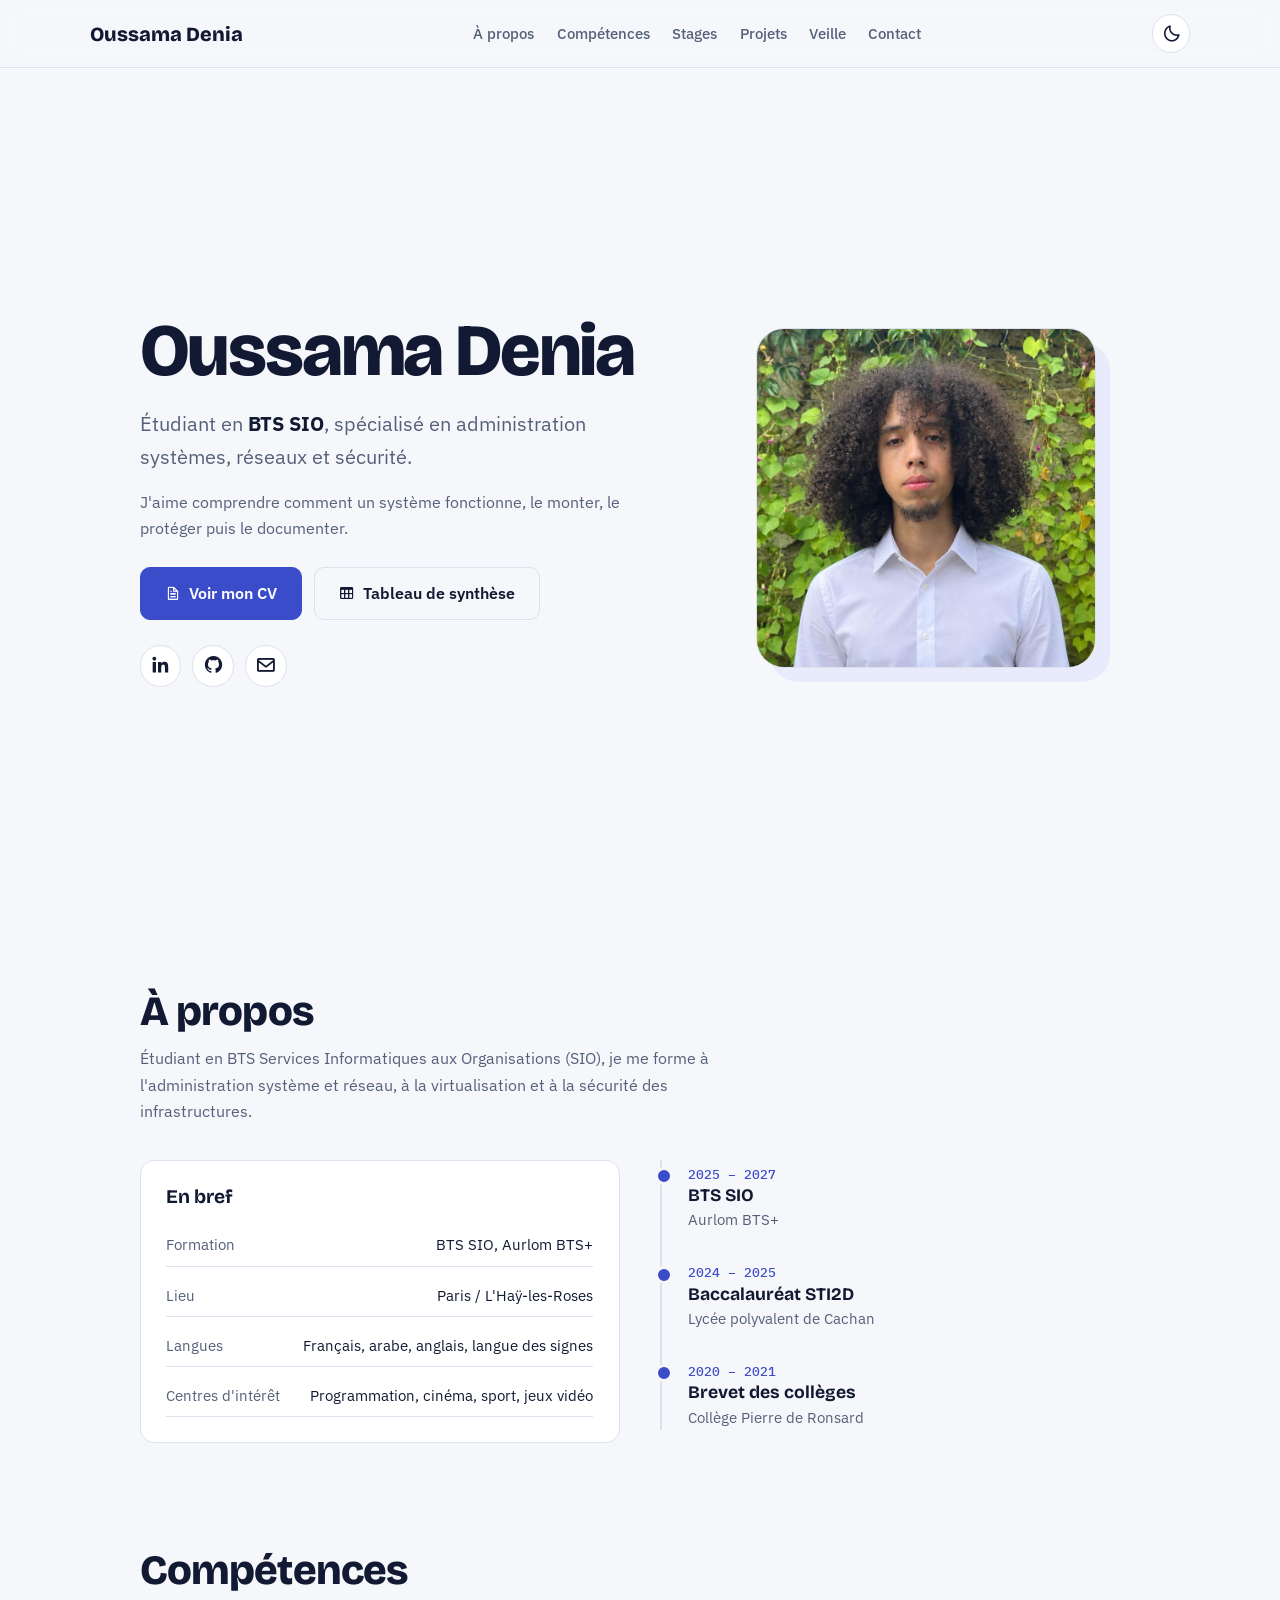
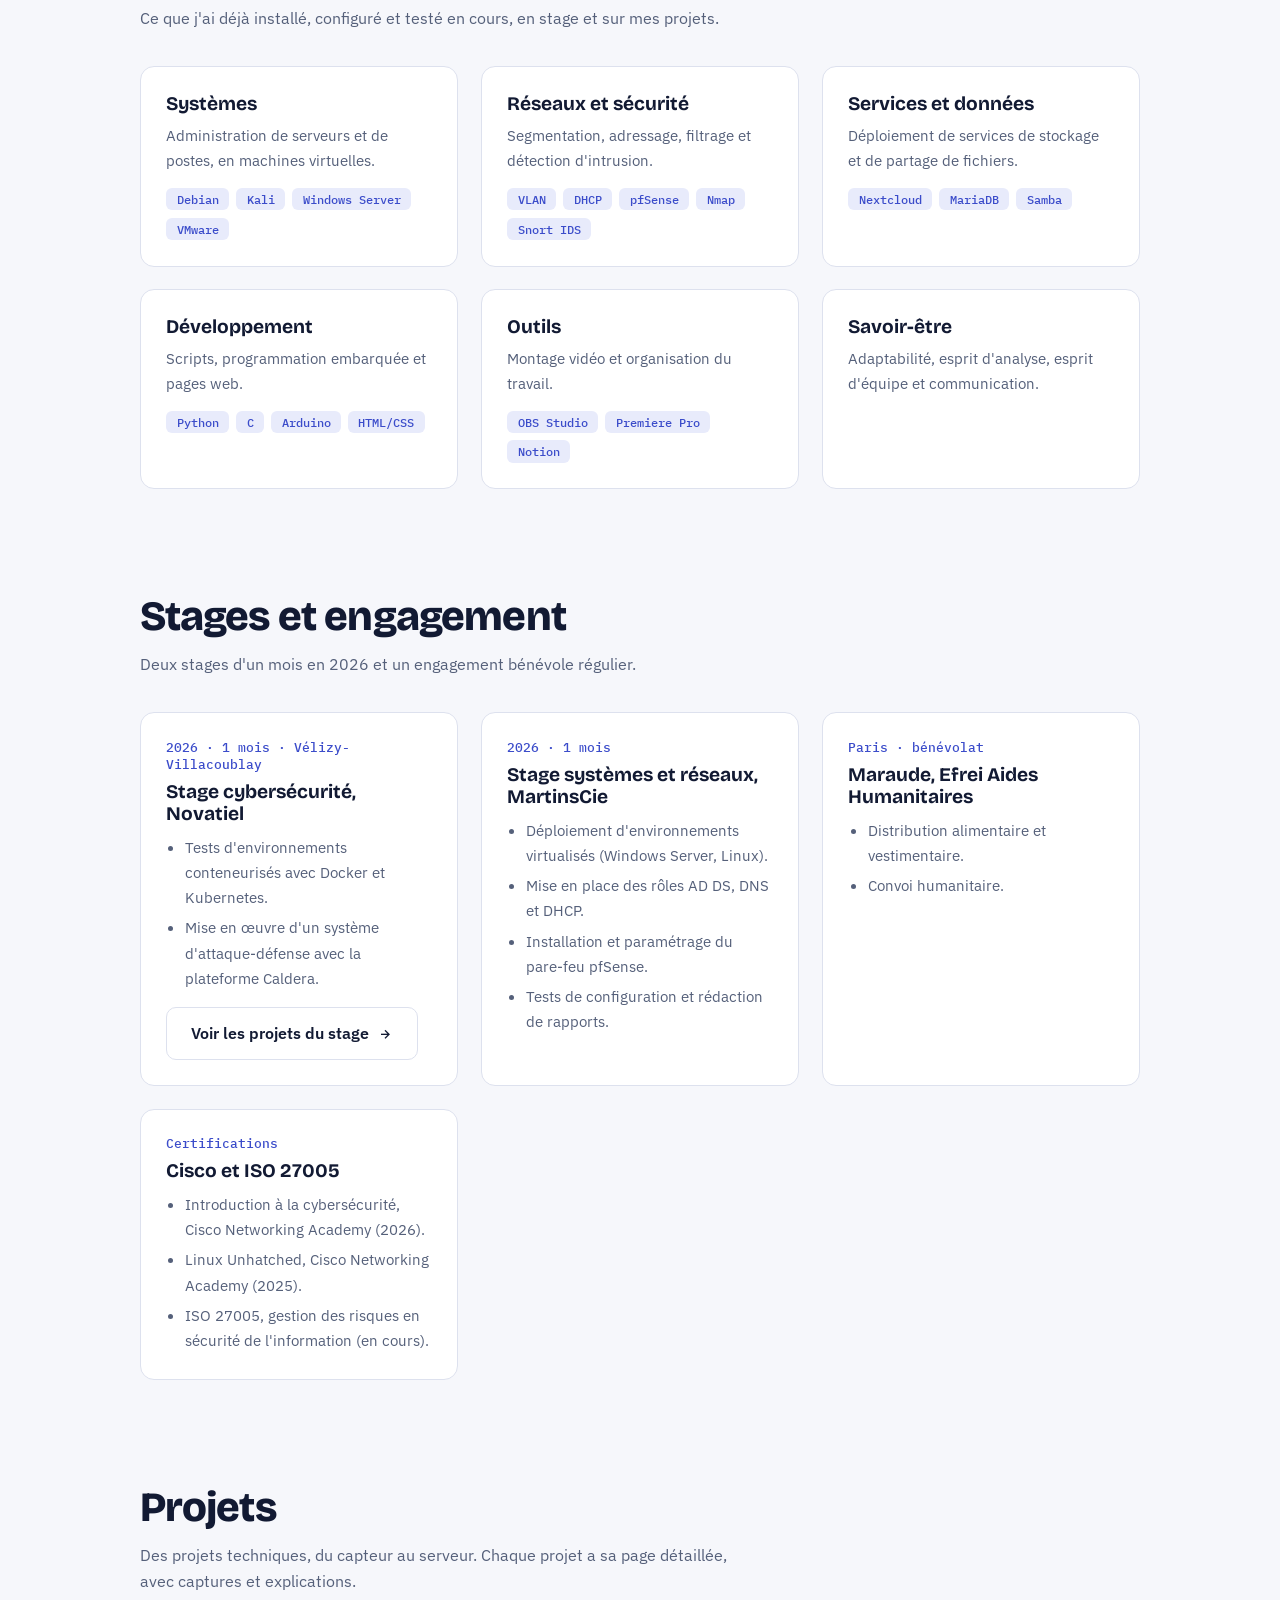
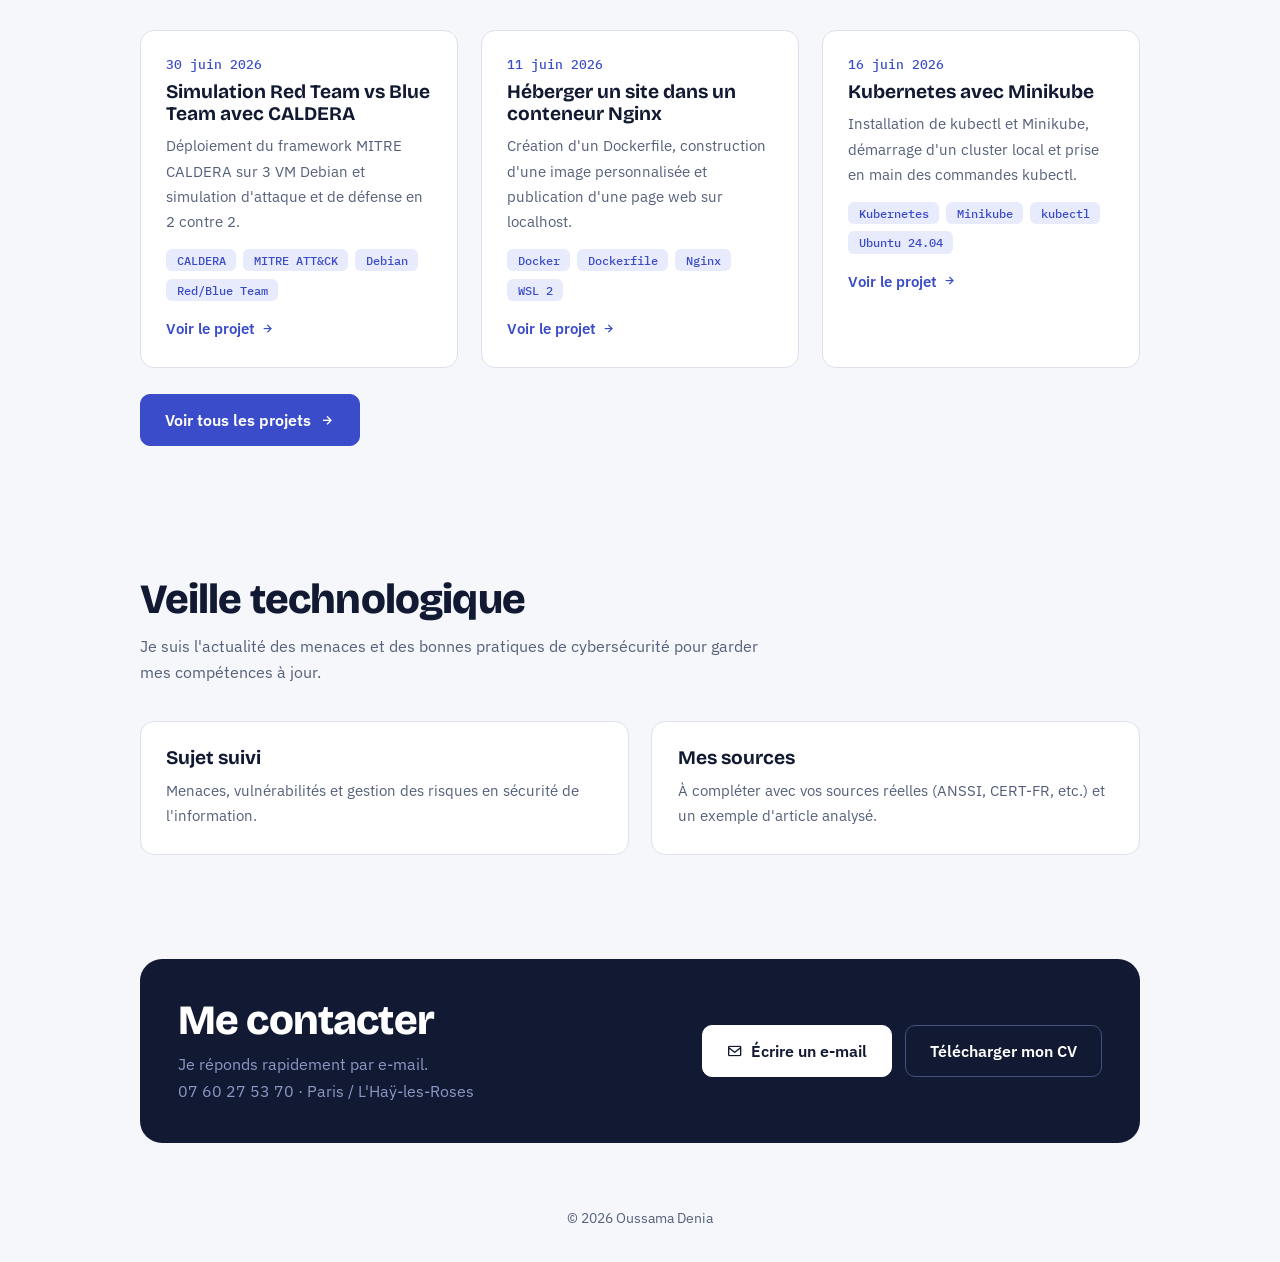
<file: index.html>
<!DOCTYPE html>
<html lang="fr">
<head>
    <meta charset="UTF-8">
    <meta name="viewport" content="width=device-width, initial-scale=1.0">
    <meta name="description" content="Portfolio d'Oussama Denia, étudiant en BTS SIO (Services Informatiques aux Organisations), option systèmes et réseaux.">
    <title>Oussama Denia – Portfolio BTS SIO</title>
    <link href="https://unpkg.com/boxicons@2.1.4/css/boxicons.min.css" rel="stylesheet">
    <link rel="stylesheet" href="style.css">
</head>
<body>
<header class="header">
    <a href="#home" class="logo">Oussama Denia</a>
    <nav class="navbar" id="navbar">
        <a href="#about">À propos</a>
        <a href="#skills">Compétences</a>
        <a href="#experience">Stages</a>
        <a href="projets.html">Projets</a>
        <a href="#veille">Veille</a>
        <a href="#contact">Contact</a>
    </nav>
    <div class="tools">
        <button id="theme-toggle" aria-label="Changer de thème"><i class='bx bx-moon'></i></button>
        <button id="menu-icon" aria-label="Ouvrir le menu"><i class='bx bx-menu'></i></button>
    </div>
</header>

<main>
<section class="home" id="home">
    <div>
        <h1>Oussama Denia</h1>
        <p class="role">Étudiant en <strong>BTS SIO</strong>, spécialisé en administration systèmes, réseaux et sécurité.</p>
        <p class="intro">J'aime comprendre comment un système fonctionne, le monter, le protéger puis le documenter.</p>
        <div class="btn-group">
            <a href="assets/docs/CV-Oussama-Denia.pdf" download="CV-Oussama-Denia.pdf" class="btn"><i class='bx bx-file'></i> Voir mon CV</a>
            <a href="assets/docs/Tableau-de-synthese-Oussama-Denia.pdf" download="Tableau-de-synthese-Oussama-Denia.pdf" class="btn ghost"><i class='bx bx-table'></i> Tableau de synthèse</a>
        </div>
        <div class="social-media">
            <a href="https://www.linkedin.com/in/oussama-denia-a944ab379/" target="_blank" rel="noopener" aria-label="LinkedIn"><i class="bx bxl-linkedin"></i></a>
            <a href="https://github.com/Healvoid" target="_blank" rel="noopener" aria-label="GitHub"><i class="bx bxl-github"></i></a>
            <a href="mailto:deniaoussama@gmail.com" aria-label="E-mail"><i class="bx bx-envelope"></i></a>
        </div>
    </div>
    <div class="hero-side">
        <img class="photo" src="assets/img/photo.jpg" alt="Portrait d'Oussama Denia" width="340" height="340">
    </div>
</section>

<section id="about">
    <h2>À propos</h2>
    <p class="lead">Étudiant en BTS Services Informatiques aux Organisations (SIO), je me forme à l'administration système et réseau, à la virtualisation et à la sécurité des infrastructures.</p>
    <div class="about-grid">
        <div>
            <div class="card">
                <h3>En bref</h3>
                <div class="facts">
                    <div><span>Formation</span> BTS SIO, Aurlom BTS+</div>
                    <div><span>Lieu</span> Paris / L'Haÿ-les-Roses</div>
                    <div><span>Langues</span> Français, arabe, anglais, langue des signes</div>
                    <div><span>Centres d'intérêt</span> Programmation, cinéma, sport, jeux vidéo</div>
                </div>
            </div>
        </div>
        <div class="timeline-container">
            <div class="timeline-item">
                <span class="date">2025 – 2027</span>
                <h3>BTS SIO</h3>
                <span class="place">Aurlom BTS+</span>
            </div>
            <div class="timeline-item">
                <span class="date">2024 – 2025</span>
                <h3>Baccalauréat STI2D</h3>
                <span class="place">Lycée polyvalent de Cachan</span>
            </div>
            <div class="timeline-item">
                <span class="date">2020 – 2021</span>
                <h3>Brevet des collèges</h3>
                <span class="place">Collège Pierre de Ronsard</span>
            </div>
        </div>
    </div>
</section>

<section id="skills">
    <h2>Compétences</h2>
    <p class="lead">Ce que j'ai déjà installé, configuré et testé en cours, en stage et sur mes projets.</p>
    <div class="grid">
        <div class="card"><h3>Systèmes</h3><p>Administration de serveurs et de postes, en machines virtuelles.</p>
            <div class="tags"><span>Debian</span><span>Kali</span><span>Windows Server</span><span>VMware</span></div></div>
        <div class="card"><h3>Réseaux et sécurité</h3><p>Segmentation, adressage, filtrage et détection d'intrusion.</p>
            <div class="tags"><span>VLAN</span><span>DHCP</span><span>pfSense</span><span>Nmap</span><span>Snort IDS</span></div></div>
        <div class="card"><h3>Services et données</h3><p>Déploiement de services de stockage et de partage de fichiers.</p>
            <div class="tags"><span>Nextcloud</span><span>MariaDB</span><span>Samba</span></div></div>
        <div class="card"><h3>Développement</h3><p>Scripts, programmation embarquée et pages web.</p>
            <div class="tags"><span>Python</span><span>C</span><span>Arduino</span><span>HTML/CSS</span></div></div>
        <div class="card"><h3>Outils</h3><p>Montage vidéo et organisation du travail.</p>
            <div class="tags"><span>OBS Studio</span><span>Premiere Pro</span><span>Notion</span></div></div>
        <div class="card"><h3>Savoir-être</h3><p>Adaptabilité, esprit d'analyse, esprit d'équipe et communication.</p></div>
    </div>
</section>

<section id="experience">
    <h2>Stages et engagement</h2>
    <p class="lead">Deux stages d'un mois en 2026 et un engagement bénévole régulier.</p>
    <div class="grid">
        <div class="card"><span class="meta">2026 · 1 mois · Vélizy-Villacoublay</span><h3>Stage cybersécurité, Novatiel</h3>
            <ul><li>Tests d'environnements conteneurisés avec Docker et Kubernetes.</li><li>Mise en œuvre d'un système d'attaque-défense avec la plateforme Caldera.</li></ul><a class="btn ghost" style="margin-top:1rem" href="projets.html#novatiel">Voir les projets du stage <i class='bx bx-right-arrow-alt'></i></a></div>
        <div class="card"><span class="meta">2026 · 1 mois</span><h3>Stage systèmes et réseaux, MartinsCie</h3>
            <ul><li>Déploiement d'environnements virtualisés (Windows Server, Linux).</li><li>Mise en place des rôles AD DS, DNS et DHCP.</li><li>Installation et paramétrage du pare-feu pfSense.</li><li>Tests de configuration et rédaction de rapports.</li></ul></div>
        <div class="card"><span class="meta">Paris · bénévolat</span><h3>Maraude, Efrei Aides Humanitaires</h3>
            <ul><li>Distribution alimentaire et vestimentaire.</li><li>Convoi humanitaire.</li></ul></div>
        <div class="card"><span class="meta">Certifications</span><h3>Cisco et ISO 27005</h3>
            <ul><li>Introduction à la cybersécurité, Cisco Networking Academy (2026).</li><li>Linux Unhatched, Cisco Networking Academy (2025).</li><li>ISO 27005, gestion des risques en sécurité de l'information (en cours).</li></ul></div>
    </div>
</section>

<section id="projects">
    <h2>Projets</h2>
    <p class="lead">Des projets techniques, du capteur au serveur. Chaque projet a sa page détaillée, avec captures et explications.</p>
    <div class="grid">
        <a class="card" href="projet-caldera.html"><span class="meta">30 juin 2026</span><h3>Simulation Red Team vs Blue Team avec CALDERA</h3><p>Déploiement du framework MITRE CALDERA sur 3 VM Debian et simulation d'attaque et de défense en 2 contre 2.</p><div class="tags"><span>CALDERA</span><span>MITRE ATT&CK</span><span>Debian</span><span>Red/Blue Team</span></div><span class="more">Voir le projet <i class="bx bx-right-arrow-alt"></i></span></a><a class="card" href="projet-docker-site.html"><span class="meta">11 juin 2026</span><h3>Héberger un site dans un conteneur Nginx</h3><p>Création d'un Dockerfile, construction d'une image personnalisée et publication d'une page web sur localhost.</p><div class="tags"><span>Docker</span><span>Dockerfile</span><span>Nginx</span><span>WSL 2</span></div><span class="more">Voir le projet <i class="bx bx-right-arrow-alt"></i></span></a><a class="card" href="projet-kubernetes-minikube.html"><span class="meta">16 juin 2026</span><h3>Kubernetes avec Minikube</h3><p>Installation de kubectl et Minikube, démarrage d'un cluster local et prise en main des commandes kubectl.</p><div class="tags"><span>Kubernetes</span><span>Minikube</span><span>kubectl</span><span>Ubuntu 24.04</span></div><span class="more">Voir le projet <i class="bx bx-right-arrow-alt"></i></span></a>
    </div>
    <div class="btn-group"><a class="btn" href="projets.html">Voir tous les projets <i class='bx bx-right-arrow-alt'></i></a></div>
</section>

<section id="veille">
    <h2>Veille technologique</h2>
    <p class="lead">Je suis l'actualité des menaces et des bonnes pratiques de cybersécurité pour garder mes compétences à jour.</p>
    <div class="grid">
        <div class="card"><h3>Sujet suivi</h3><p>Menaces, vulnérabilités et gestion des risques en sécurité de l'information.</p></div>
        <div class="card"><h3>Mes sources</h3><p>À compléter avec vos sources réelles (ANSSI, CERT-FR, etc.) et un exemple d'article analysé.</p></div>
    </div>
</section>

<section id="contact">
    <div class="contact-box">
        <div>
            <h2>Me contacter</h2>
            <p>Je réponds rapidement par e-mail.</p>
            <p>07 60 27 53 70 · Paris / L'Haÿ-les-Roses</p>
        </div>
        <div class="btn-group">
            <a class="btn" href="mailto:deniaoussama@gmail.com"><i class='bx bx-envelope'></i> Écrire un e-mail</a>
            <a class="btn ghost" href="assets/docs/CV-Oussama-Denia.pdf" download="CV-Oussama-Denia.pdf">Télécharger mon CV</a>
        </div>
    </div>
</section>
</main>

<footer>© 2026 Oussama Denia</footer>

<script src="site.js"></script>
</body>
</html>
</file>
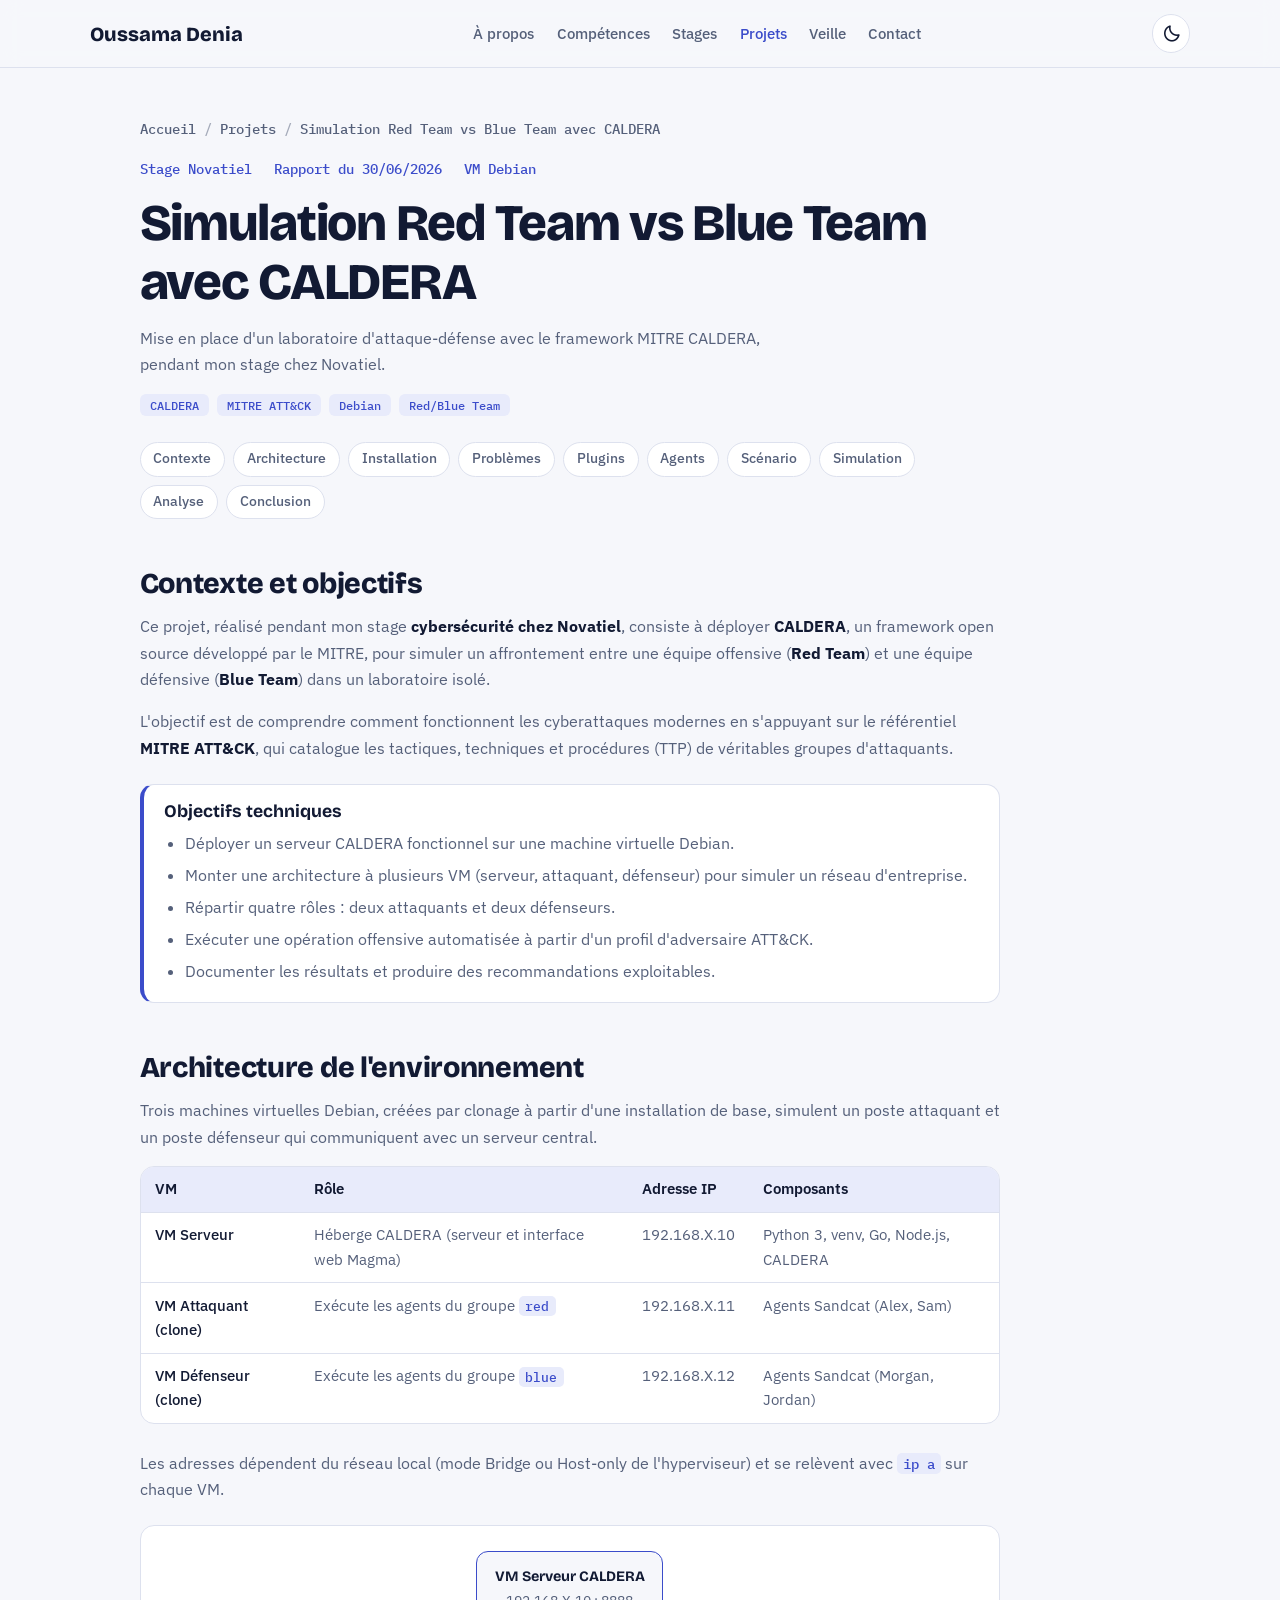
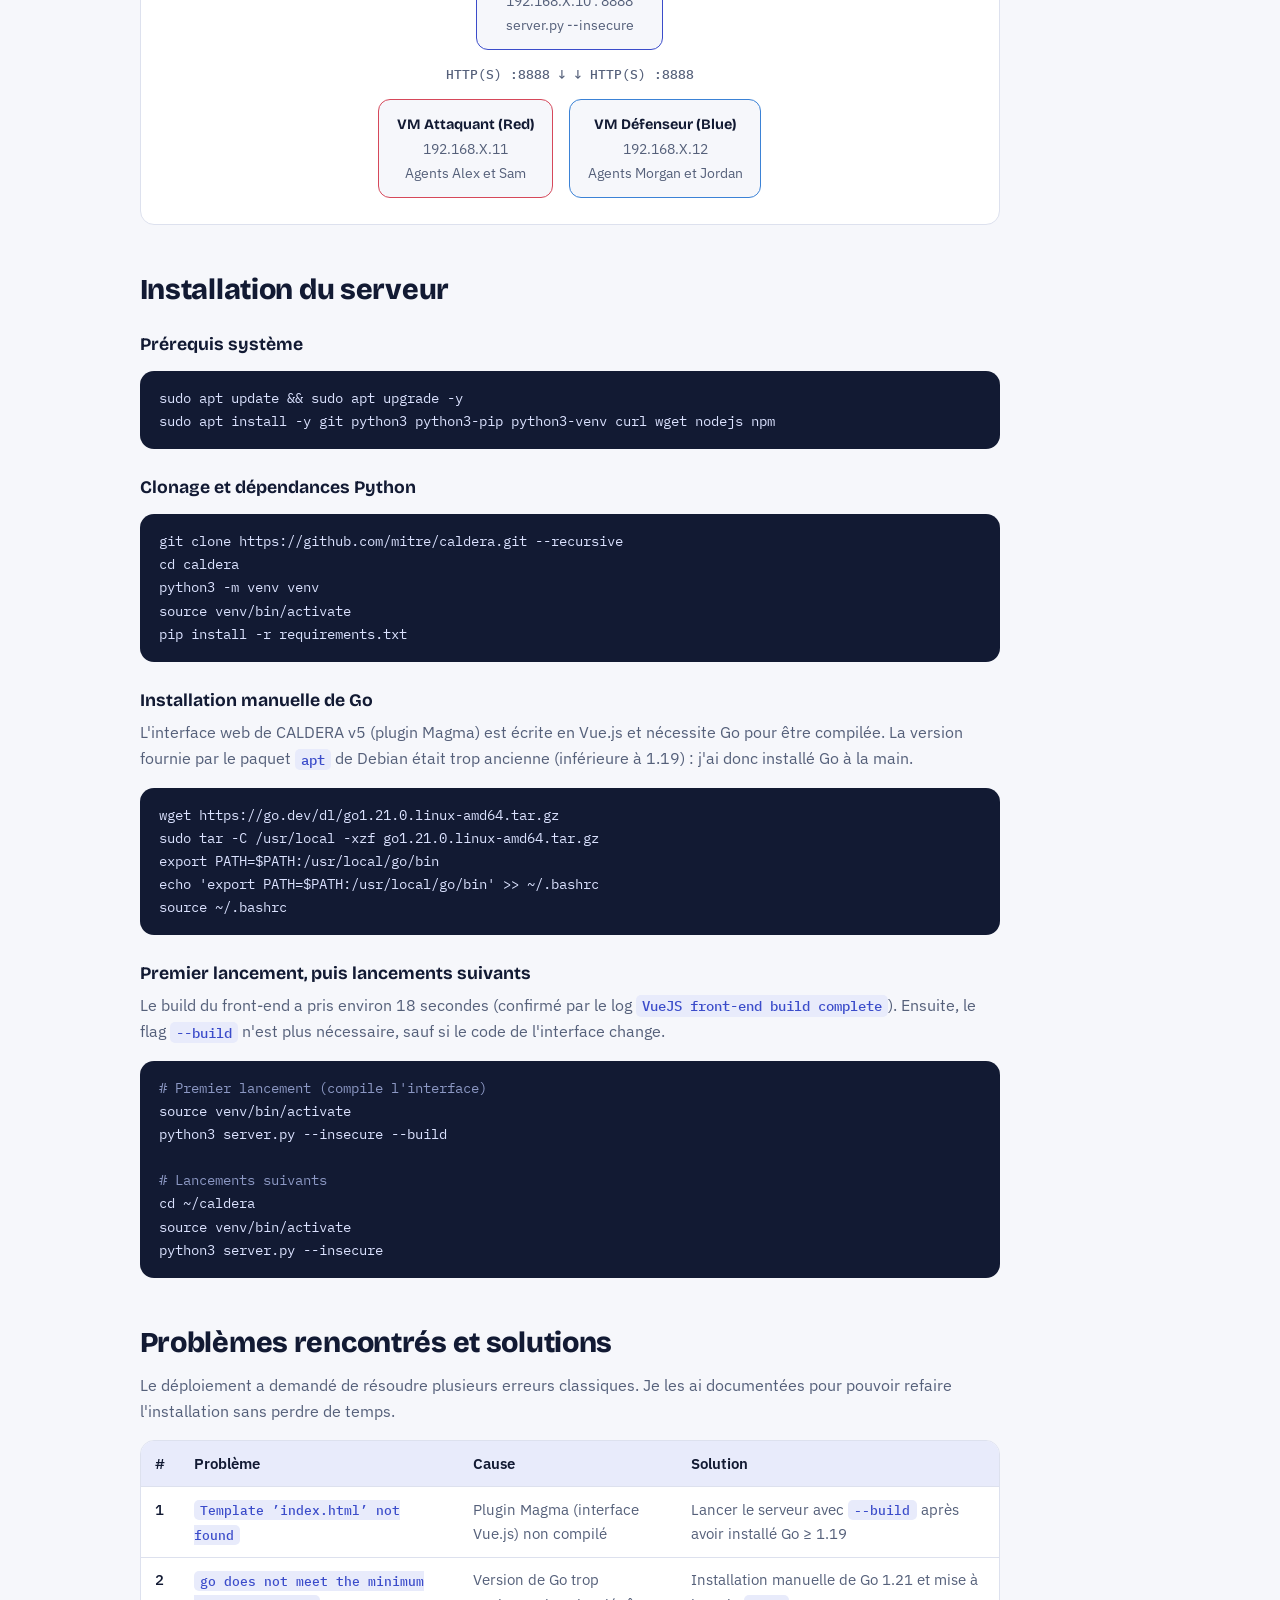
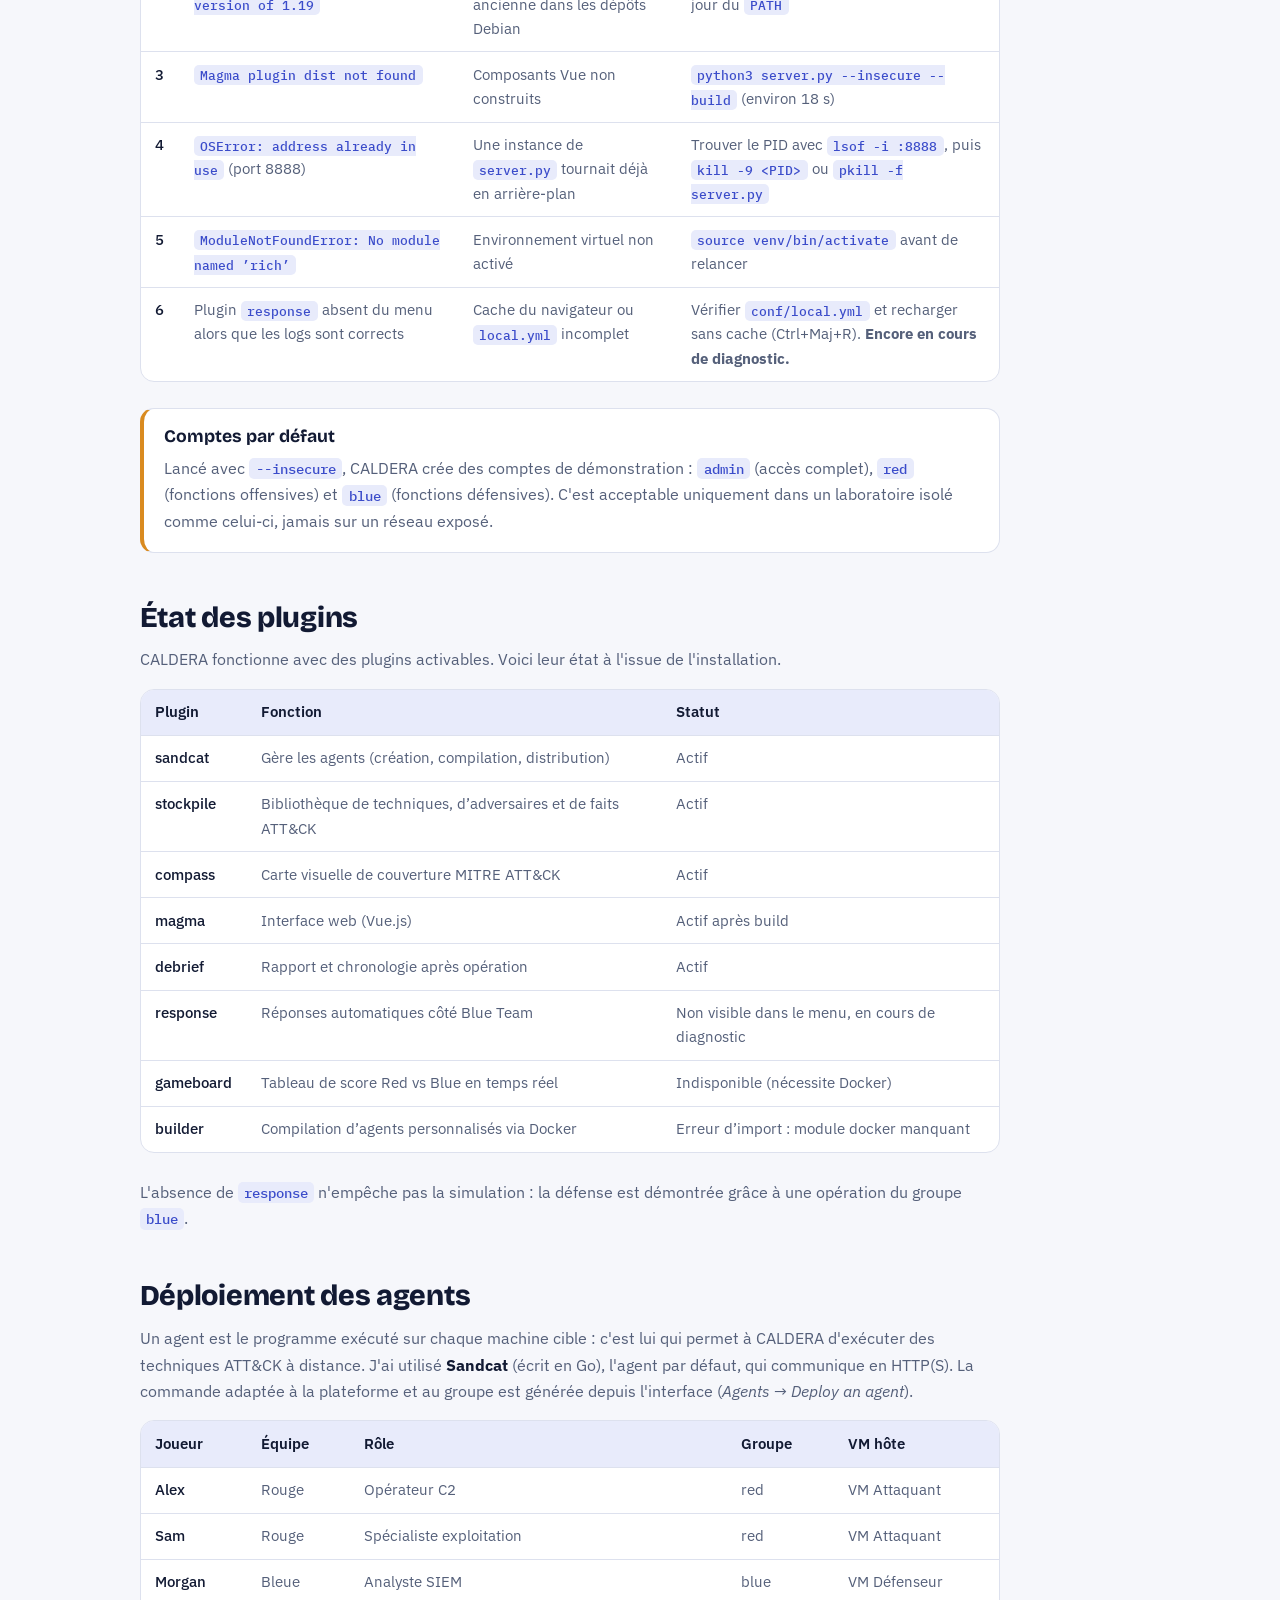
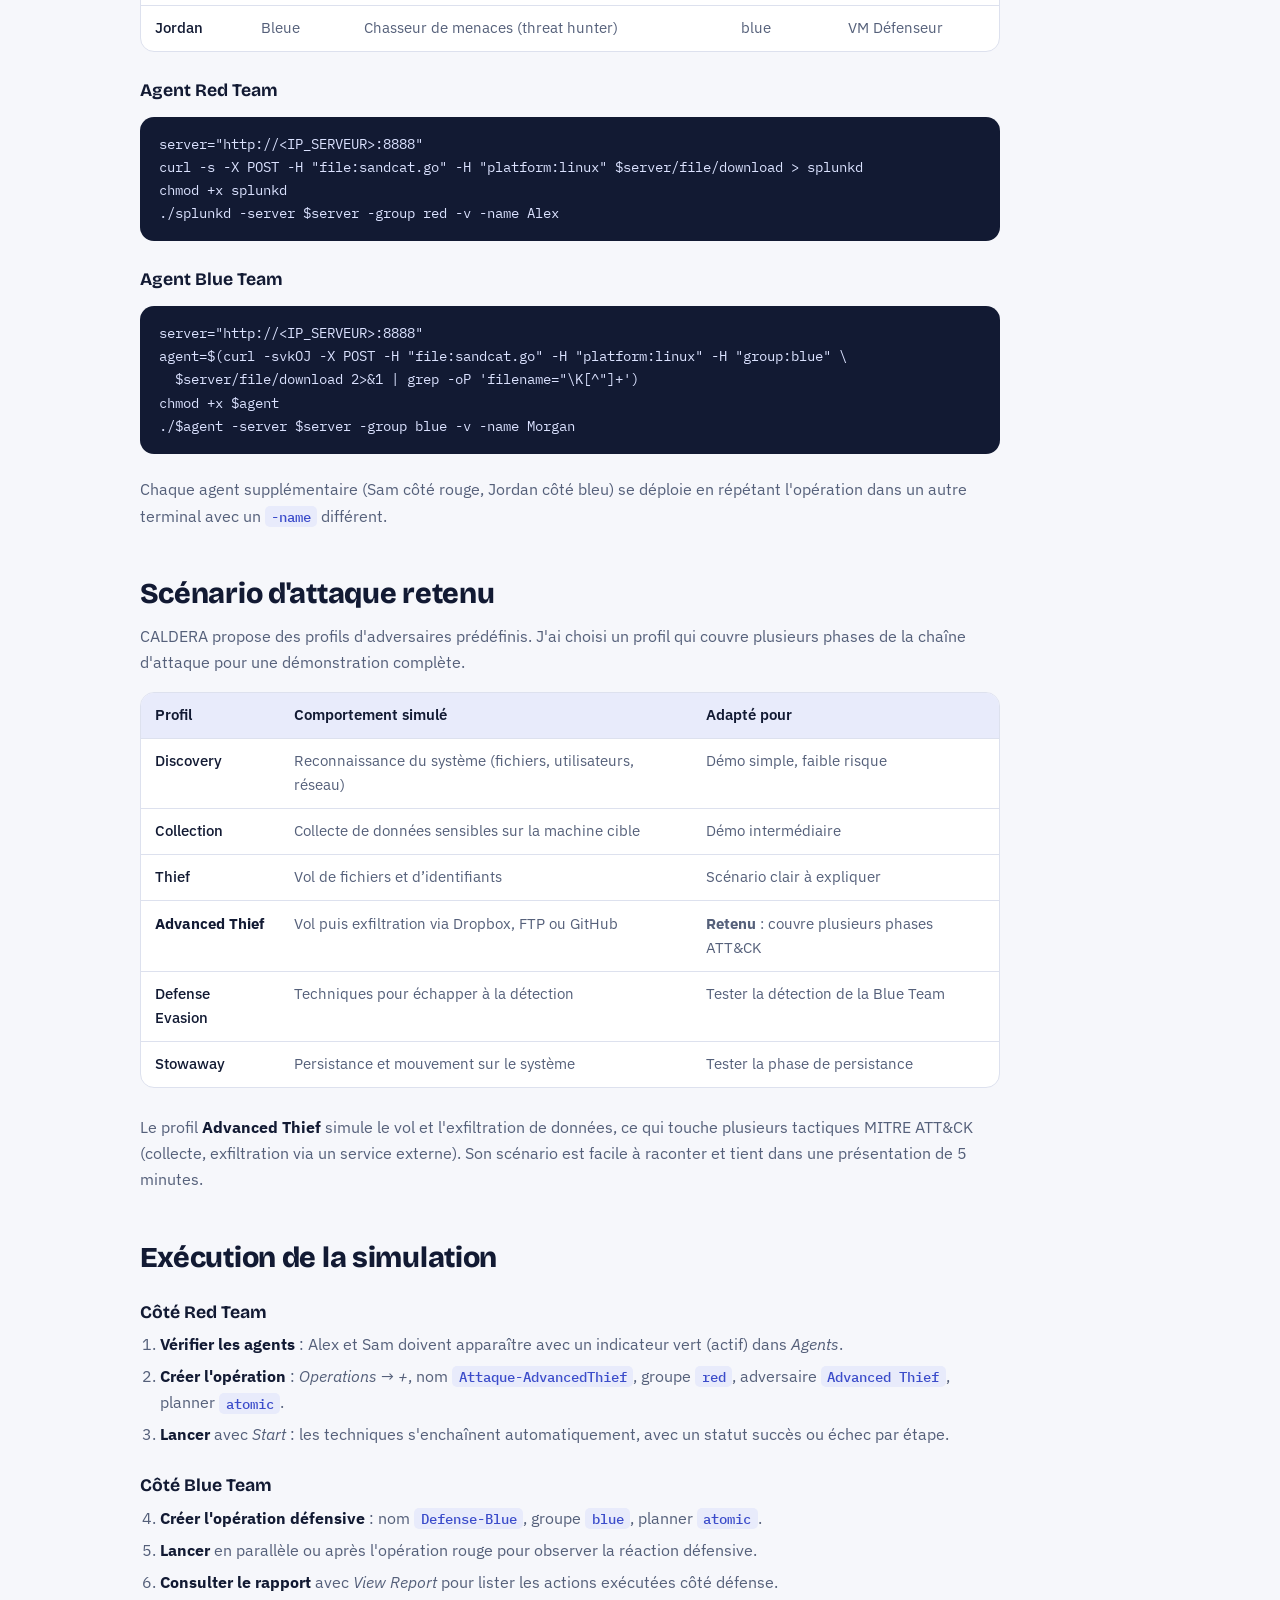
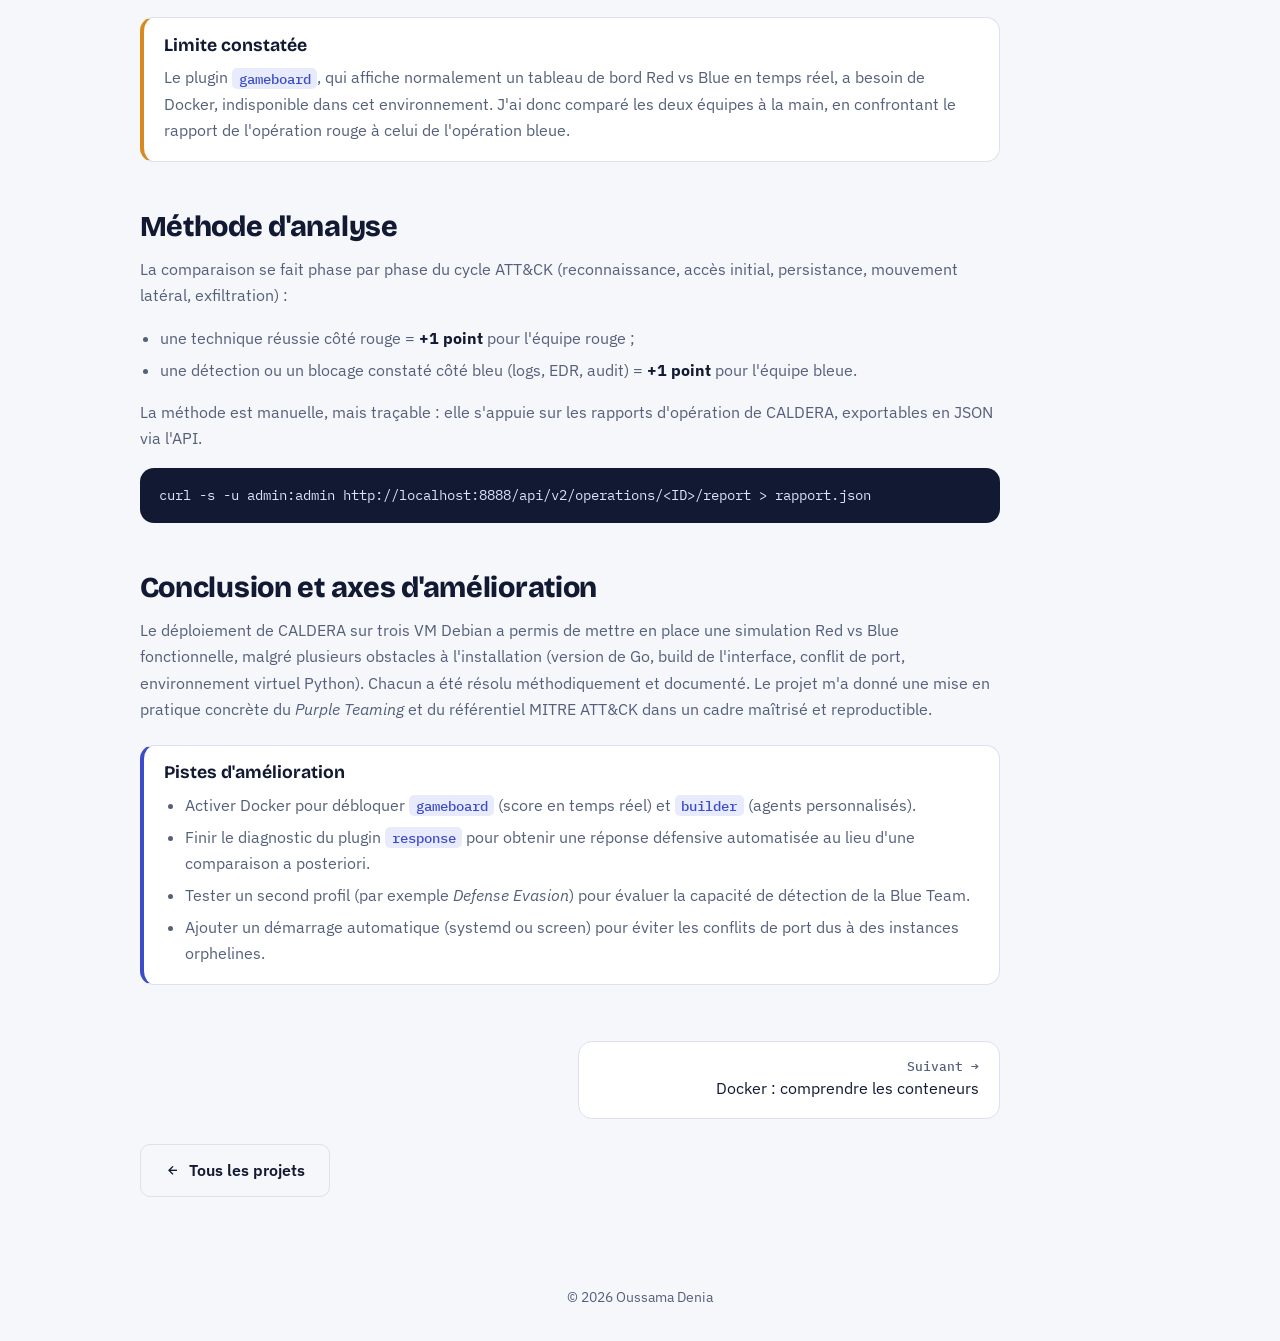
<file: projet-caldera.html>
<!DOCTYPE html>
<html lang="fr">
<head>
    <meta charset="UTF-8">
    <meta name="viewport" content="width=device-width, initial-scale=1.0">
    <meta name="description" content="Déploiement du framework MITRE CALDERA sur 3 VM Debian et simulation d&#x27;attaque et de défense en 2 contre 2.">
    <title>Simulation Red Team vs Blue Team avec CALDERA – Oussama Denia</title>
    <link href="https://unpkg.com/boxicons@2.1.4/css/boxicons.min.css" rel="stylesheet">
    <link rel="stylesheet" href="style.css">
</head>
<body>
<header class="header">
    <a href="index.html" class="logo">Oussama Denia</a>
    <nav class="navbar" id="navbar">
        <a href="index.html#about">À propos</a>
        <a href="index.html#skills">Compétences</a>
        <a href="index.html#experience">Stages</a>
        <a href="projets.html" class="active">Projets</a>
        <a href="index.html#veille">Veille</a>
        <a href="index.html#contact">Contact</a>
    </nav>
    <div class="tools">
        <button id="theme-toggle" aria-label="Changer de thème"><i class='bx bx-moon'></i></button>
        <button id="menu-icon" aria-label="Ouvrir le menu"><i class='bx bx-menu'></i></button>
    </div>
</header>
<main>
<section class="page">
<nav class="crumbs" aria-label="Fil d'Ariane"><a href="index.html">Accueil</a><span aria-hidden="true">/</span><a href="projets.html">Projets</a><span aria-hidden="true">/</span><span>Simulation Red Team vs Blue Team avec CALDERA</span></nav>
<div class="doc">
<div class="meta-row"><span>Stage Novatiel</span><span>Rapport du 30/06/2026</span><span>VM Debian</span></div>
<h1>Simulation Red Team vs Blue Team avec CALDERA</h1>
<p class="lead">Mise en place d'un laboratoire d'attaque-défense avec le framework MITRE CALDERA, pendant mon stage chez Novatiel.</p>
<div class="tags"><span>CALDERA</span><span>MITRE ATT&CK</span><span>Debian</span><span>Red/Blue Team</span></div>
<nav class="toc" aria-label="Sommaire"><a href="#contexte">Contexte</a><a href="#architecture">Architecture</a><a href="#installation">Installation</a><a href="#problemes">Problèmes</a><a href="#plugins">Plugins</a><a href="#agents">Agents</a><a href="#scenario">Scénario</a><a href="#simulation">Simulation</a><a href="#resultats">Analyse</a><a href="#conclusion">Conclusion</a></nav>

<h2 id="contexte">Contexte et objectifs</h2>
<p>Ce projet, réalisé pendant mon stage <strong>cybersécurité chez Novatiel</strong>, consiste à déployer <strong>CALDERA</strong>, un framework open source développé par le MITRE, pour simuler un affrontement entre une équipe offensive (<strong>Red Team</strong>) et une équipe défensive (<strong>Blue Team</strong>) dans un laboratoire isolé.</p>
<p>L'objectif est de comprendre comment fonctionnent les cyberattaques modernes en s'appuyant sur le référentiel <strong>MITRE ATT&amp;CK</strong>, qui catalogue les tactiques, techniques et procédures (TTP) de véritables groupes d'attaquants.</p>
<div class="callout"><h3>Objectifs techniques</h3><ul>
<li>Déployer un serveur CALDERA fonctionnel sur une machine virtuelle Debian.</li>
<li>Monter une architecture à plusieurs VM (serveur, attaquant, défenseur) pour simuler un réseau d'entreprise.</li>
<li>Répartir quatre rôles : deux attaquants et deux défenseurs.</li>
<li>Exécuter une opération offensive automatisée à partir d'un profil d'adversaire ATT&amp;CK.</li>
<li>Documenter les résultats et produire des recommandations exploitables.</li></ul></div>

<h2 id="architecture">Architecture de l'environnement</h2>
<p>Trois machines virtuelles Debian, créées par clonage à partir d'une installation de base, simulent un poste attaquant et un poste défenseur qui communiquent avec un serveur central.</p>
<div class="table-wrap"><table><thead><tr><th scope="col">VM</th><th scope="col">Rôle</th><th scope="col">Adresse IP</th><th scope="col">Composants</th></tr></thead><tbody><tr><td>VM Serveur</td><td>Héberge CALDERA (serveur et interface web Magma)</td><td>192.168.X.10</td><td>Python 3, venv, Go, Node.js, CALDERA</td></tr><tr><td>VM Attaquant (clone)</td><td>Exécute les agents du groupe <code>red</code></td><td>192.168.X.11</td><td>Agents Sandcat (Alex, Sam)</td></tr><tr><td>VM Défenseur (clone)</td><td>Exécute les agents du groupe <code>blue</code></td><td>192.168.X.12</td><td>Agents Sandcat (Morgan, Jordan)</td></tr></tbody></table></div>
<p>Les adresses dépendent du réseau local (mode Bridge ou Host-only de l'hyperviseur) et se relèvent avec <code>ip a</code> sur chaque VM.</p>
<div class="diagram" role="img" aria-label="Schéma : la VM serveur CALDERA communique en HTTP sur le port 8888 avec la VM attaquant (red) et la VM défenseur (blue)">
  <div class="node srv"><b>VM Serveur CALDERA</b>192.168.X.10 : 8888<br>server.py --insecure</div>
  <div class="link">HTTP(S) :8888 ↓ ↓ HTTP(S) :8888</div>
  <div class="row">
    <div class="node red"><b>VM Attaquant (Red)</b>192.168.X.11<br>Agents Alex et Sam</div>
    <div class="node blue"><b>VM Défenseur (Blue)</b>192.168.X.12<br>Agents Morgan et Jordan</div>
  </div>
</div>

<h2 id="installation">Installation du serveur</h2>
<h3>Prérequis système</h3>
<pre class="term"><code>sudo apt update &amp;&amp; sudo apt upgrade -y
sudo apt install -y git python3 python3-pip python3-venv curl wget nodejs npm</code></pre>
<h3>Clonage et dépendances Python</h3>
<pre class="term"><code>git clone https://github.com/mitre/caldera.git --recursive
cd caldera
python3 -m venv venv
source venv/bin/activate
pip install -r requirements.txt</code></pre>
<h3>Installation manuelle de Go</h3>
<p>L'interface web de CALDERA v5 (plugin Magma) est écrite en Vue.js et nécessite Go pour être compilée. La version fournie par le paquet <code>apt</code> de Debian était trop ancienne (inférieure à 1.19) : j'ai donc installé Go à la main.</p>
<pre class="term"><code>wget https://go.dev/dl/go1.21.0.linux-amd64.tar.gz
sudo tar -C /usr/local -xzf go1.21.0.linux-amd64.tar.gz
export PATH=$PATH:/usr/local/go/bin
echo 'export PATH=$PATH:/usr/local/go/bin' &gt;&gt; ~/.bashrc
source ~/.bashrc</code></pre>
<h3>Premier lancement, puis lancements suivants</h3>
<p>Le build du front-end a pris environ 18 secondes (confirmé par le log <code>VueJS front-end build complete</code>). Ensuite, le flag <code>--build</code> n'est plus nécessaire, sauf si le code de l'interface change.</p>
<pre class="term"><code><span class="c"># Premier lancement (compile l'interface)</span>
source venv/bin/activate
python3 server.py --insecure --build

<span class="c"># Lancements suivants</span>
cd ~/caldera
source venv/bin/activate
python3 server.py --insecure</code></pre>

<h2 id="problemes">Problèmes rencontrés et solutions</h2>
<p>Le déploiement a demandé de résoudre plusieurs erreurs classiques. Je les ai documentées pour pouvoir refaire l'installation sans perdre de temps.</p>
<div class="table-wrap"><table><thead><tr><th scope="col">#</th><th scope="col">Problème</th><th scope="col">Cause</th><th scope="col">Solution</th></tr></thead><tbody><tr><td>1</td><td><code>Template ’index.html’ not found</code></td><td>Plugin Magma (interface Vue.js) non compilé</td><td>Lancer le serveur avec <code>--build</code> après avoir installé Go ≥ 1.19</td></tr><tr><td>2</td><td><code>go does not meet the minimum version of 1.19</code></td><td>Version de Go trop ancienne dans les dépôts Debian</td><td>Installation manuelle de Go 1.21 et mise à jour du <code>PATH</code></td></tr><tr><td>3</td><td><code>Magma plugin dist not found</code></td><td>Composants Vue non construits</td><td><code>python3 server.py --insecure --build</code> (environ 18 s)</td></tr><tr><td>4</td><td><code>OSError: address already in use</code> (port 8888)</td><td>Une instance de <code>server.py</code> tournait déjà en arrière-plan</td><td>Trouver le PID avec <code>lsof -i :8888</code>, puis <code>kill -9 &lt;PID&gt;</code> ou <code>pkill -f server.py</code></td></tr><tr><td>5</td><td><code>ModuleNotFoundError: No module named ’rich’</code></td><td>Environnement virtuel non activé</td><td><code>source venv/bin/activate</code> avant de relancer</td></tr><tr><td>6</td><td>Plugin <code>response</code> absent du menu alors que les logs sont corrects</td><td>Cache du navigateur ou <code>local.yml</code> incomplet</td><td>Vérifier <code>conf/local.yml</code> et recharger sans cache (Ctrl+Maj+R). <strong>Encore en cours de diagnostic.</strong></td></tr></tbody></table></div>
<div class="callout warn"><h3>Comptes par défaut</h3>
<p>Lancé avec <code>--insecure</code>, CALDERA crée des comptes de démonstration : <code>admin</code> (accès complet), <code>red</code> (fonctions offensives) et <code>blue</code> (fonctions défensives). C'est acceptable uniquement dans un laboratoire isolé comme celui-ci, jamais sur un réseau exposé.</p></div>

<h2 id="plugins">État des plugins</h2>
<p>CALDERA fonctionne avec des plugins activables. Voici leur état à l'issue de l'installation.</p>
<div class="table-wrap"><table><thead><tr><th scope="col">Plugin</th><th scope="col">Fonction</th><th scope="col">Statut</th></tr></thead><tbody><tr><td>sandcat</td><td>Gère les agents (création, compilation, distribution)</td><td>Actif</td></tr><tr><td>stockpile</td><td>Bibliothèque de techniques, d’adversaires et de faits ATT&amp;CK</td><td>Actif</td></tr><tr><td>compass</td><td>Carte visuelle de couverture MITRE ATT&amp;CK</td><td>Actif</td></tr><tr><td>magma</td><td>Interface web (Vue.js)</td><td>Actif après build</td></tr><tr><td>debrief</td><td>Rapport et chronologie après opération</td><td>Actif</td></tr><tr><td>response</td><td>Réponses automatiques côté Blue Team</td><td>Non visible dans le menu, en cours de diagnostic</td></tr><tr><td>gameboard</td><td>Tableau de score Red vs Blue en temps réel</td><td>Indisponible (nécessite Docker)</td></tr><tr><td>builder</td><td>Compilation d’agents personnalisés via Docker</td><td>Erreur d’import : module docker manquant</td></tr></tbody></table></div>
<p>L'absence de <code>response</code> n'empêche pas la simulation : la défense est démontrée grâce à une opération du groupe <code>blue</code>.</p>

<h2 id="agents">Déploiement des agents</h2>
<p>Un agent est le programme exécuté sur chaque machine cible : c'est lui qui permet à CALDERA d'exécuter des techniques ATT&amp;CK à distance. J'ai utilisé <strong>Sandcat</strong> (écrit en Go), l'agent par défaut, qui communique en HTTP(S). La commande adaptée à la plateforme et au groupe est générée depuis l'interface (<em>Agents → Deploy an agent</em>).</p>
<div class="table-wrap"><table><thead><tr><th scope="col">Joueur</th><th scope="col">Équipe</th><th scope="col">Rôle</th><th scope="col">Groupe</th><th scope="col">VM hôte</th></tr></thead><tbody><tr><td>Alex</td><td>Rouge</td><td>Opérateur C2</td><td>red</td><td>VM Attaquant</td></tr><tr><td>Sam</td><td>Rouge</td><td>Spécialiste exploitation</td><td>red</td><td>VM Attaquant</td></tr><tr><td>Morgan</td><td>Bleue</td><td>Analyste SIEM</td><td>blue</td><td>VM Défenseur</td></tr><tr><td>Jordan</td><td>Bleue</td><td>Chasseur de menaces (threat hunter)</td><td>blue</td><td>VM Défenseur</td></tr></tbody></table></div>
<h3>Agent Red Team</h3>
<pre class="term"><code>server="http://&lt;IP_SERVEUR&gt;:8888"
curl -s -X POST -H "file:sandcat.go" -H "platform:linux" $server/file/download &gt; splunkd
chmod +x splunkd
./splunkd -server $server -group red -v -name Alex</code></pre>
<h3>Agent Blue Team</h3>
<pre class="term"><code>server="http://&lt;IP_SERVEUR&gt;:8888"
agent=$(curl -svkOJ -X POST -H "file:sandcat.go" -H "platform:linux" -H "group:blue" \
  $server/file/download 2&gt;&amp;1 | grep -oP 'filename="\K[^"]+')
chmod +x $agent
./$agent -server $server -group blue -v -name Morgan</code></pre>
<p>Chaque agent supplémentaire (Sam côté rouge, Jordan côté bleu) se déploie en répétant l'opération dans un autre terminal avec un <code>-name</code> différent.</p>

<h2 id="scenario">Scénario d'attaque retenu</h2>
<p>CALDERA propose des profils d'adversaires prédéfinis. J'ai choisi un profil qui couvre plusieurs phases de la chaîne d'attaque pour une démonstration complète.</p>
<div class="table-wrap"><table><thead><tr><th scope="col">Profil</th><th scope="col">Comportement simulé</th><th scope="col">Adapté pour</th></tr></thead><tbody><tr><td>Discovery</td><td>Reconnaissance du système (fichiers, utilisateurs, réseau)</td><td>Démo simple, faible risque</td></tr><tr><td>Collection</td><td>Collecte de données sensibles sur la machine cible</td><td>Démo intermédiaire</td></tr><tr><td>Thief</td><td>Vol de fichiers et d’identifiants</td><td>Scénario clair à expliquer</td></tr><tr><td><strong>Advanced Thief</strong></td><td>Vol puis exfiltration via Dropbox, FTP ou GitHub</td><td><strong>Retenu</strong> : couvre plusieurs phases ATT&amp;CK</td></tr><tr><td>Defense Evasion</td><td>Techniques pour échapper à la détection</td><td>Tester la détection de la Blue Team</td></tr><tr><td>Stowaway</td><td>Persistance et mouvement sur le système</td><td>Tester la phase de persistance</td></tr></tbody></table></div>
<p>Le profil <strong>Advanced Thief</strong> simule le vol et l'exfiltration de données, ce qui touche plusieurs tactiques MITRE ATT&amp;CK (collecte, exfiltration via un service externe). Son scénario est facile à raconter et tient dans une présentation de 5 minutes.</p>

<h2 id="simulation">Exécution de la simulation</h2>
<h3>Côté Red Team</h3>
<ol>
<li><strong>Vérifier les agents</strong> : Alex et Sam doivent apparaître avec un indicateur vert (actif) dans <em>Agents</em>.</li>
<li><strong>Créer l'opération</strong> : <em>Operations → +</em>, nom <code>Attaque-AdvancedThief</code>, groupe <code>red</code>, adversaire <code>Advanced Thief</code>, planner <code>atomic</code>.</li>
<li><strong>Lancer</strong> avec <em>Start</em> : les techniques s'enchaînent automatiquement, avec un statut succès ou échec par étape.</li></ol>
<h3>Côté Blue Team</h3>
<ol start="4">
<li><strong>Créer l'opération défensive</strong> : nom <code>Defense-Blue</code>, groupe <code>blue</code>, planner <code>atomic</code>.</li>
<li><strong>Lancer</strong> en parallèle ou après l'opération rouge pour observer la réaction défensive.</li>
<li><strong>Consulter le rapport</strong> avec <em>View Report</em> pour lister les actions exécutées côté défense.</li></ol>
<div class="callout warn"><h3>Limite constatée</h3><p>Le plugin <code>gameboard</code>, qui affiche normalement un tableau de bord Red vs Blue en temps réel, a besoin de Docker, indisponible dans cet environnement. J'ai donc comparé les deux équipes à la main, en confrontant le rapport de l'opération rouge à celui de l'opération bleue.</p></div>

<h2 id="resultats">Méthode d'analyse</h2>
<p>La comparaison se fait phase par phase du cycle ATT&amp;CK (reconnaissance, accès initial, persistance, mouvement latéral, exfiltration) :</p>
<ul><li>une technique réussie côté rouge = <strong>+1 point</strong> pour l'équipe rouge ;</li>
<li>une détection ou un blocage constaté côté bleu (logs, EDR, audit) = <strong>+1 point</strong> pour l'équipe bleue.</li></ul>
<p>La méthode est manuelle, mais traçable : elle s'appuie sur les rapports d'opération de CALDERA, exportables en JSON via l'API.</p>
<pre class="term"><code>curl -s -u admin:admin http://localhost:8888/api/v2/operations/&lt;ID&gt;/report &gt; rapport.json</code></pre>

<h2 id="conclusion">Conclusion et axes d'amélioration</h2>
<p>Le déploiement de CALDERA sur trois VM Debian a permis de mettre en place une simulation Red vs Blue fonctionnelle, malgré plusieurs obstacles à l'installation (version de Go, build de l'interface, conflit de port, environnement virtuel Python). Chacun a été résolu méthodiquement et documenté. Le projet m'a donné une mise en pratique concrète du <em>Purple Teaming</em> et du référentiel MITRE ATT&amp;CK dans un cadre maîtrisé et reproductible.</p>
<div class="callout"><h3>Pistes d'amélioration</h3><ul>
<li>Activer Docker pour débloquer <code>gameboard</code> (score en temps réel) et <code>builder</code> (agents personnalisés).</li>
<li>Finir le diagnostic du plugin <code>response</code> pour obtenir une réponse défensive automatisée au lieu d'une comparaison a posteriori.</li>
<li>Tester un second profil (par exemple <em>Defense Evasion</em>) pour évaluer la capacité de détection de la Blue Team.</li>
<li>Ajouter un démarrage automatique (systemd ou screen) pour éviter les conflits de port dus à des instances orphelines.</li></ul></div>

<div class="pn"><span></span><a class="next" href="projet-docker-fondamentaux.html"><small>Suivant →</small>Docker : comprendre les conteneurs</a></div>
<div class="btn-group"><a class="btn ghost" href="projets.html"><i class='bx bx-left-arrow-alt'></i> Tous les projets</a></div>
</div>
</section>
</main>
<footer>© 2026 Oussama Denia</footer>
<script src="site.js"></script>
</body>
</html>
</file>
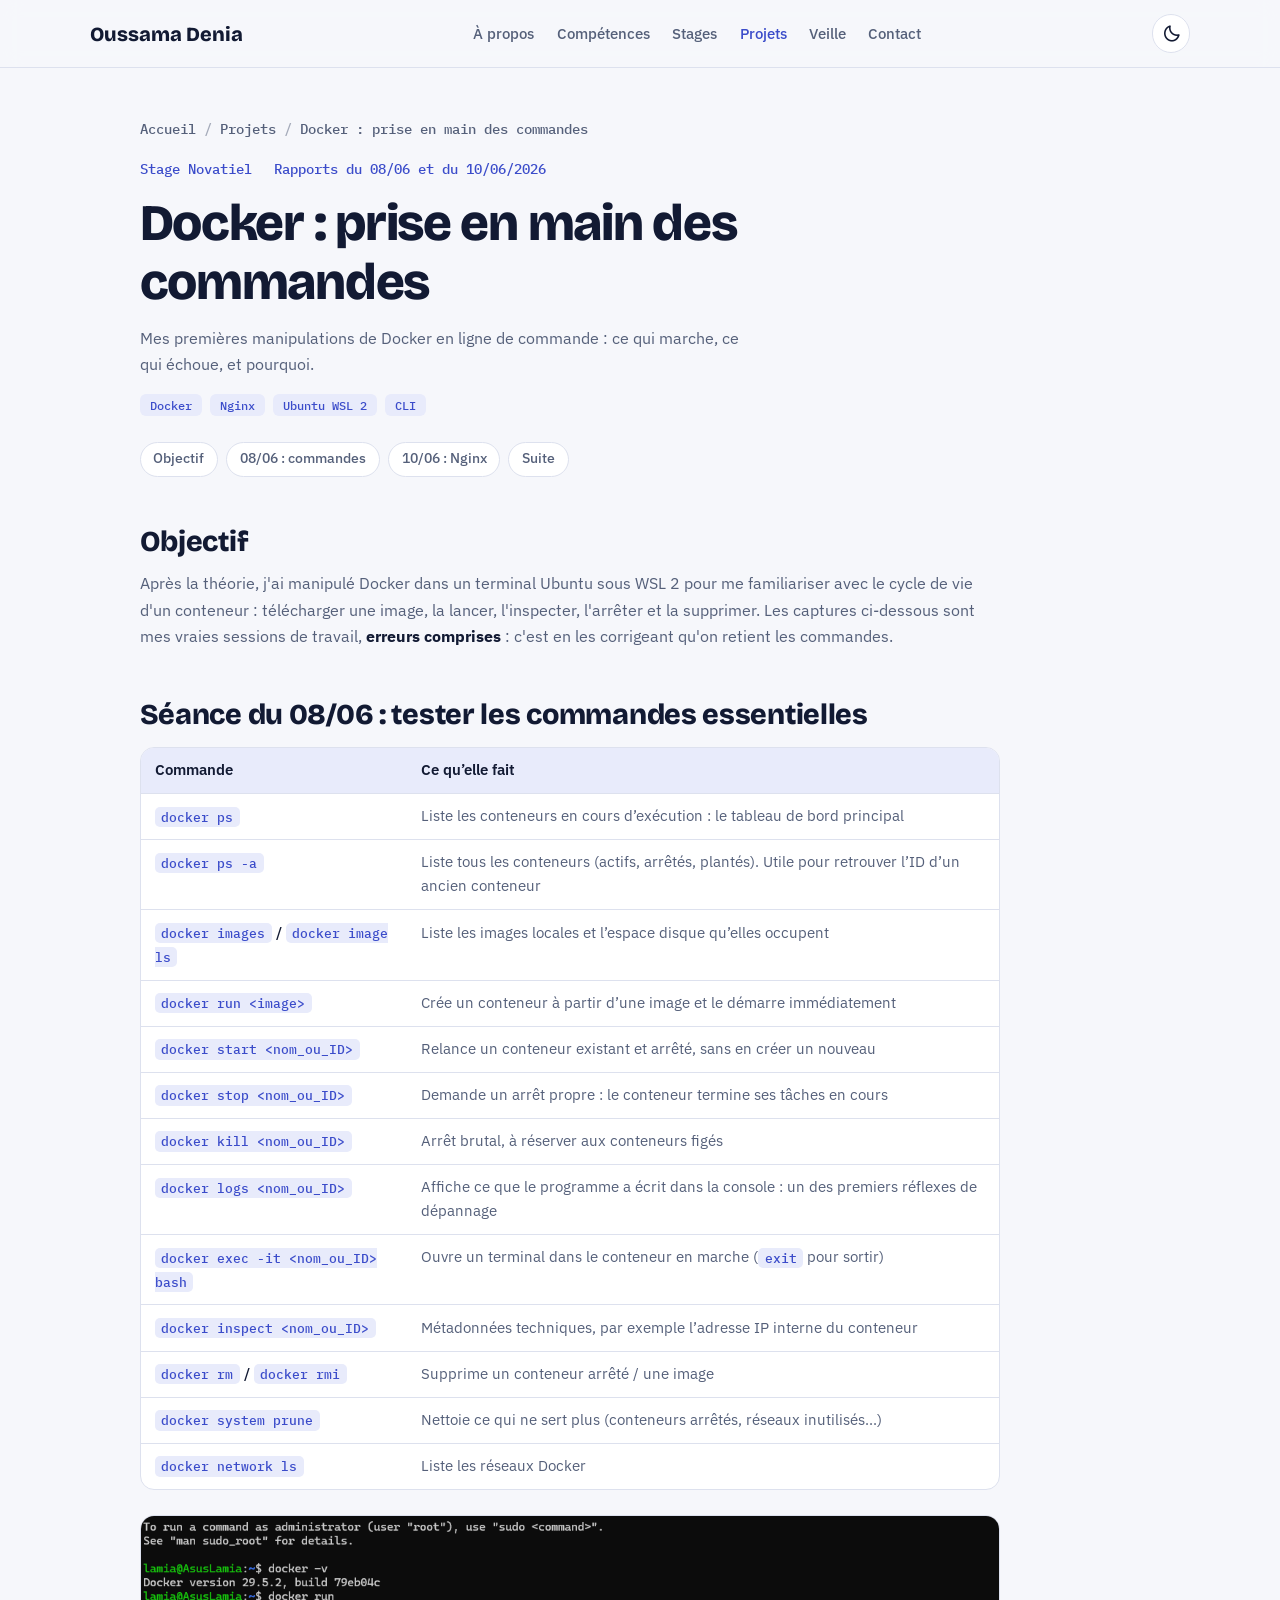
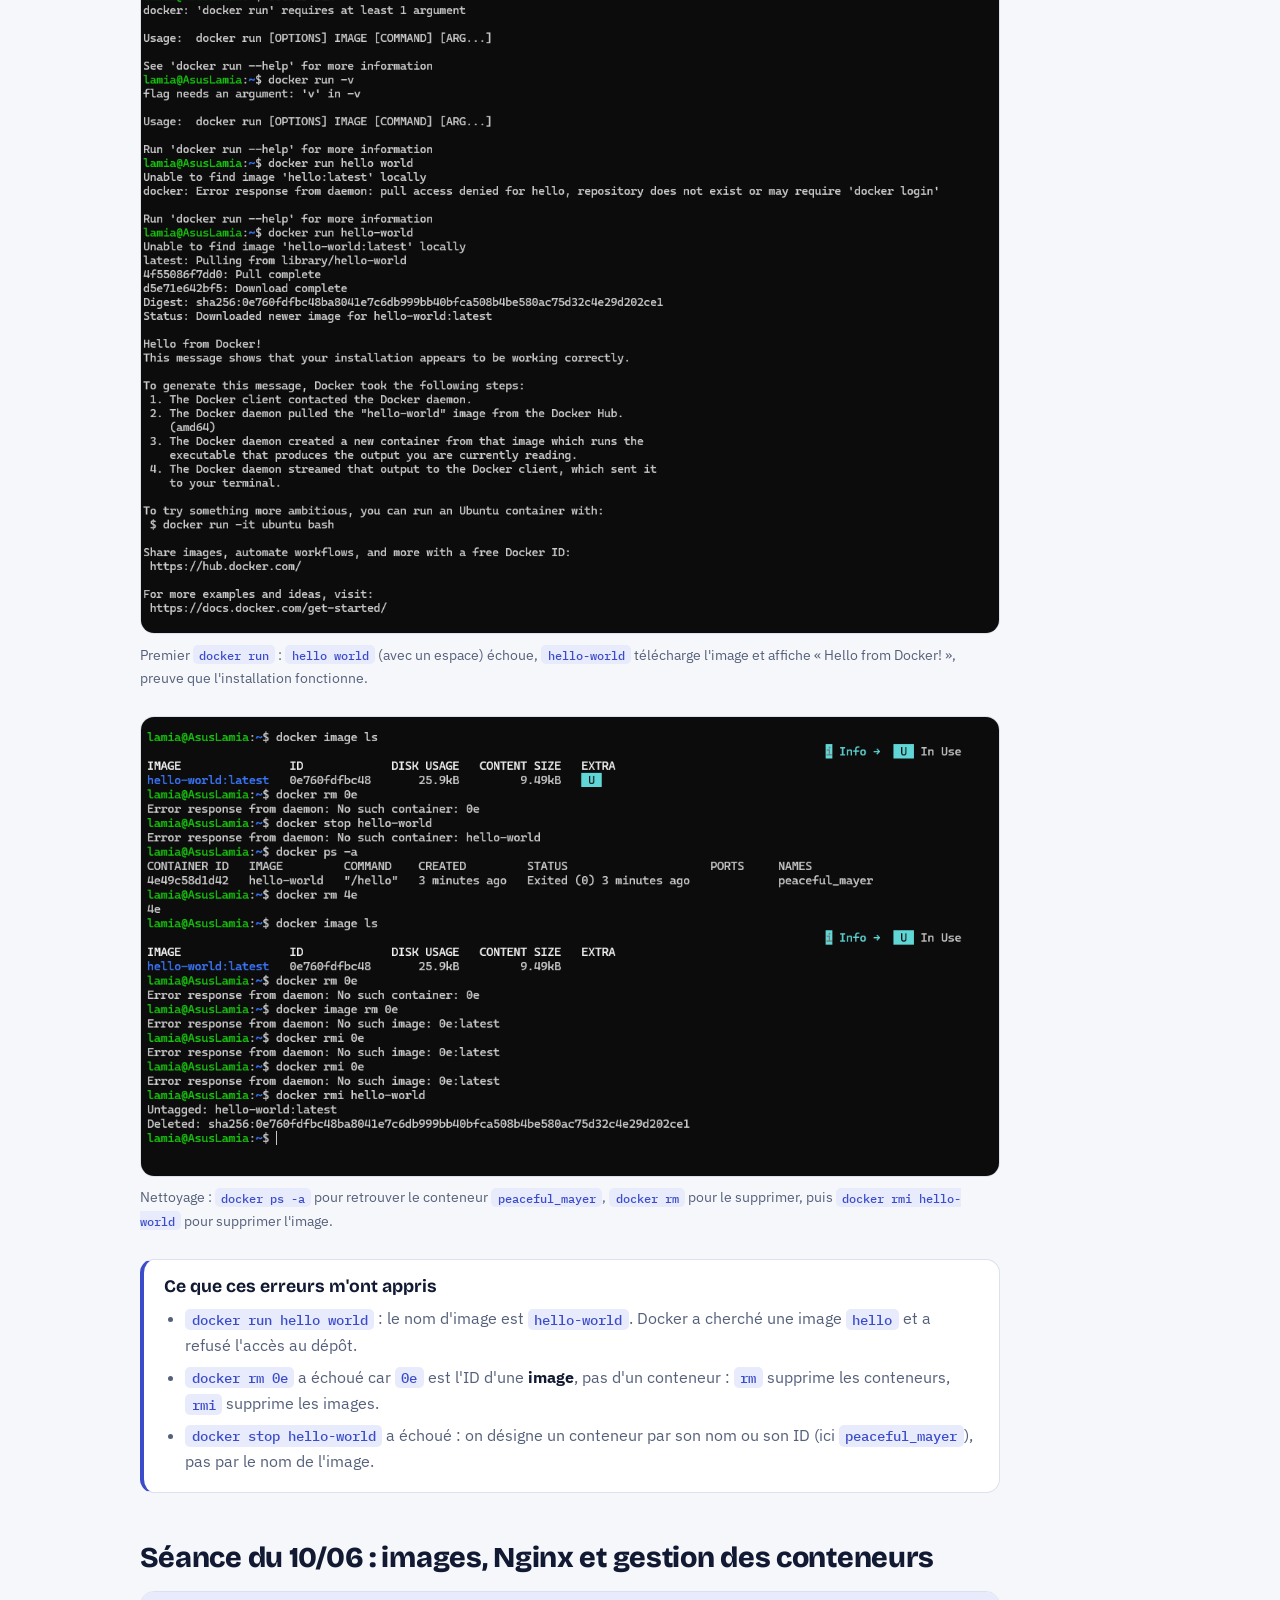
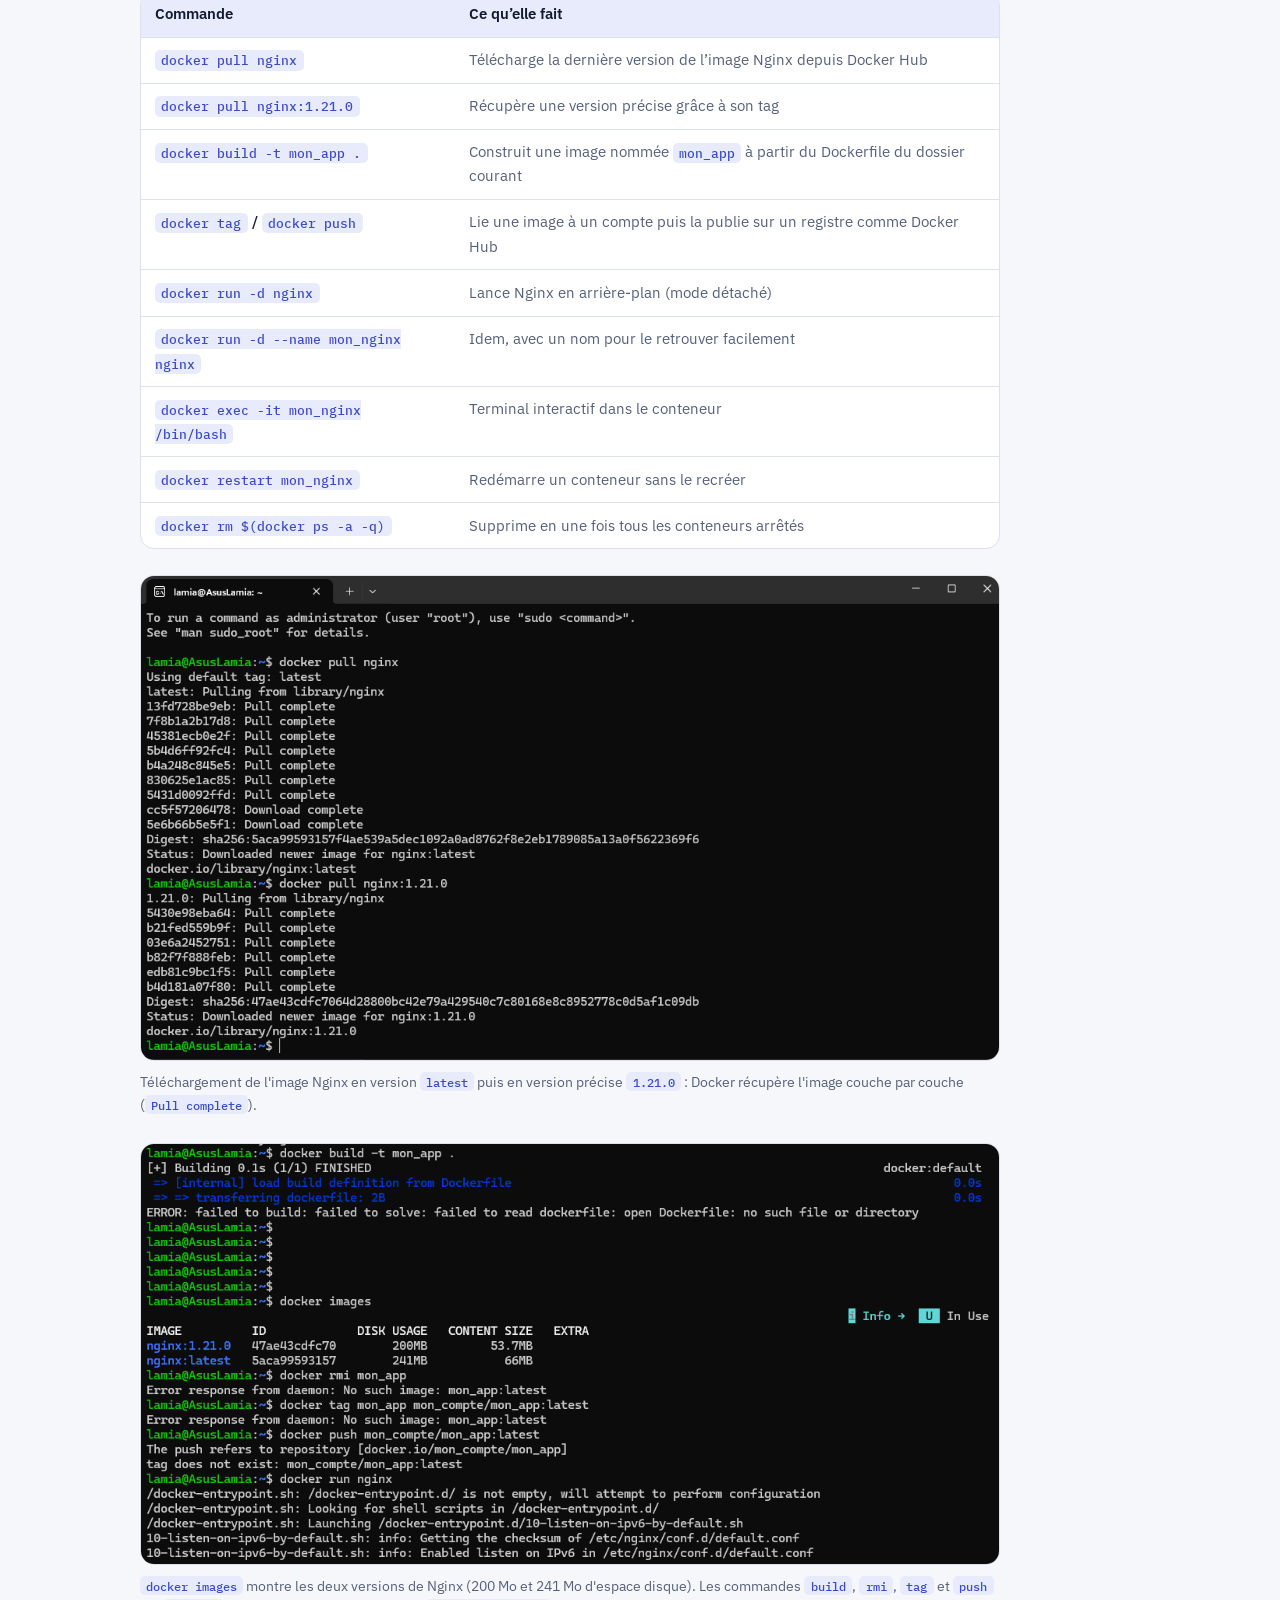
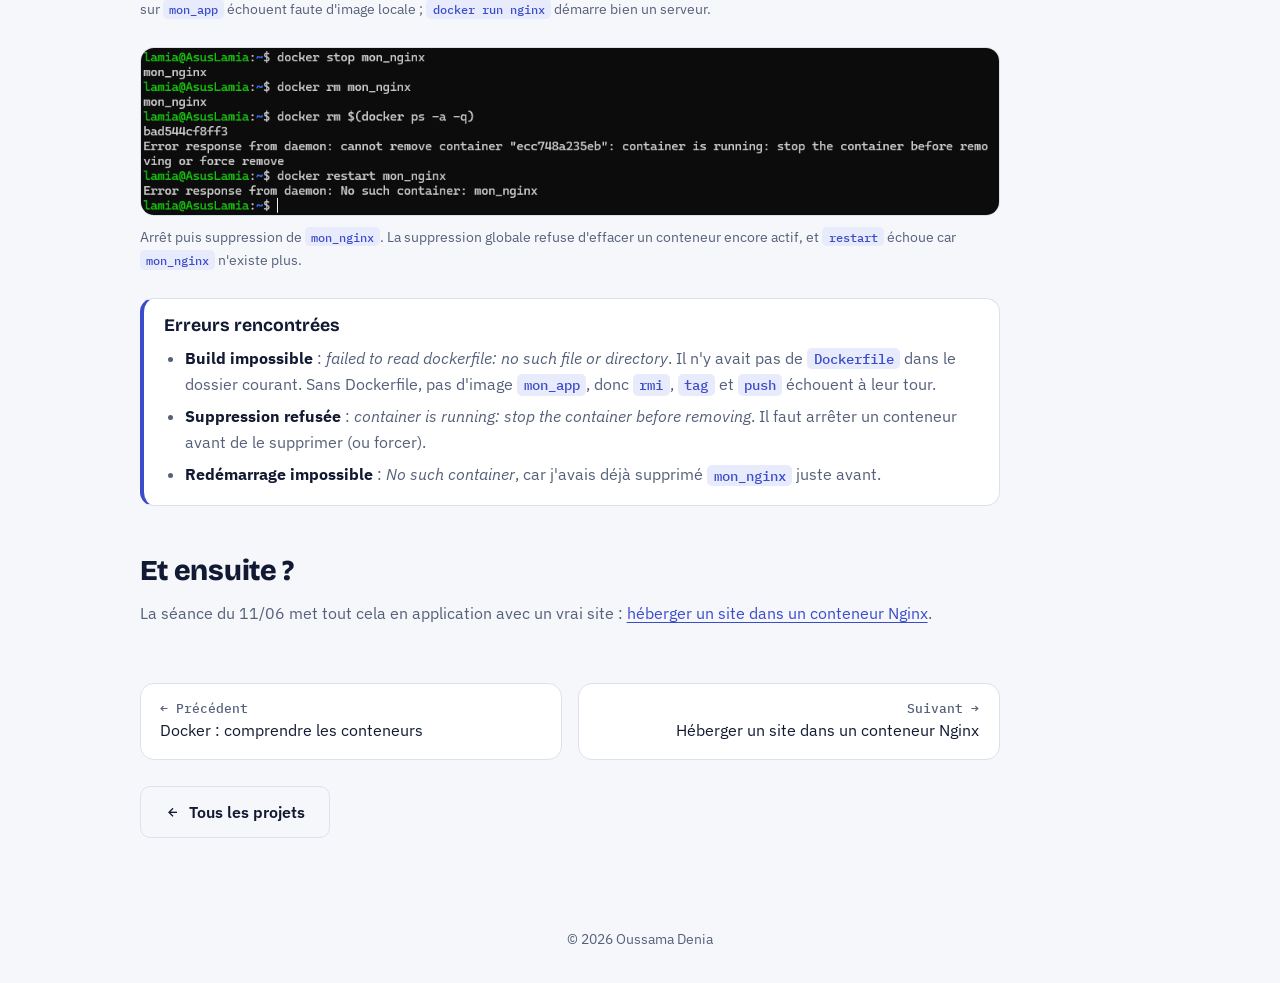
<file: projet-docker-commandes.html>
<!DOCTYPE html>
<html lang="fr">
<head>
    <meta charset="UTF-8">
    <meta name="viewport" content="width=device-width, initial-scale=1.0">
    <meta name="description" content="Séances pratiques du 08 et 10 juin : cycle de vie des images et conteneurs, avec captures de terminal et erreurs corrigées.">
    <title>Docker : prise en main des commandes – Oussama Denia</title>
    <link href="https://unpkg.com/boxicons@2.1.4/css/boxicons.min.css" rel="stylesheet">
    <link rel="stylesheet" href="style.css">
</head>
<body>
<header class="header">
    <a href="index.html" class="logo">Oussama Denia</a>
    <nav class="navbar" id="navbar">
        <a href="index.html#about">À propos</a>
        <a href="index.html#skills">Compétences</a>
        <a href="index.html#experience">Stages</a>
        <a href="projets.html" class="active">Projets</a>
        <a href="index.html#veille">Veille</a>
        <a href="index.html#contact">Contact</a>
    </nav>
    <div class="tools">
        <button id="theme-toggle" aria-label="Changer de thème"><i class='bx bx-moon'></i></button>
        <button id="menu-icon" aria-label="Ouvrir le menu"><i class='bx bx-menu'></i></button>
    </div>
</header>
<main>
<section class="page">
<nav class="crumbs" aria-label="Fil d'Ariane"><a href="index.html">Accueil</a><span aria-hidden="true">/</span><a href="projets.html">Projets</a><span aria-hidden="true">/</span><span>Docker : prise en main des commandes</span></nav>
<div class="doc">
<div class="meta-row"><span>Stage Novatiel</span><span>Rapports du 08/06 et du 10/06/2026</span></div>
<h1>Docker : prise en main des commandes</h1>
<p class="lead">Mes premières manipulations de Docker en ligne de commande : ce qui marche, ce qui échoue, et pourquoi.</p>
<div class="tags"><span>Docker</span><span>Nginx</span><span>Ubuntu WSL 2</span><span>CLI</span></div>
<nav class="toc" aria-label="Sommaire"><a href="#objectif">Objectif</a><a href="#test">08/06 : commandes</a><a href="#pratique">10/06 : Nginx</a><a href="#suite">Suite</a></nav>

<h2 id="objectif">Objectif</h2>
<p>Après la théorie, j'ai manipulé Docker dans un terminal Ubuntu sous WSL 2 pour me familiariser avec le cycle de vie d'un conteneur : télécharger une image, la lancer, l'inspecter, l'arrêter et la supprimer. Les captures ci-dessous sont mes vraies sessions de travail, <strong>erreurs comprises</strong> : c'est en les corrigeant qu'on retient les commandes.</p>

<h2 id="test">Séance du 08/06 : tester les commandes essentielles</h2>
<div class="table-wrap"><table><thead><tr><th scope="col">Commande</th><th scope="col">Ce qu’elle fait</th></tr></thead><tbody><tr><td><code>docker ps</code></td><td>Liste les conteneurs en cours d’exécution : le tableau de bord principal</td></tr><tr><td><code>docker ps -a</code></td><td>Liste tous les conteneurs (actifs, arrêtés, plantés). Utile pour retrouver l’ID d’un ancien conteneur</td></tr><tr><td><code>docker images</code> / <code>docker image ls</code></td><td>Liste les images locales et l’espace disque qu’elles occupent</td></tr><tr><td><code>docker run &lt;image&gt;</code></td><td>Crée un conteneur à partir d’une image et le démarre immédiatement</td></tr><tr><td><code>docker start &lt;nom_ou_ID&gt;</code></td><td>Relance un conteneur existant et arrêté, sans en créer un nouveau</td></tr><tr><td><code>docker stop &lt;nom_ou_ID&gt;</code></td><td>Demande un arrêt propre : le conteneur termine ses tâches en cours</td></tr><tr><td><code>docker kill &lt;nom_ou_ID&gt;</code></td><td>Arrêt brutal, à réserver aux conteneurs figés</td></tr><tr><td><code>docker logs &lt;nom_ou_ID&gt;</code></td><td>Affiche ce que le programme a écrit dans la console : un des premiers réflexes de dépannage</td></tr><tr><td><code>docker exec -it &lt;nom_ou_ID&gt; bash</code></td><td>Ouvre un terminal dans le conteneur en marche (<code>exit</code> pour sortir)</td></tr><tr><td><code>docker inspect &lt;nom_ou_ID&gt;</code></td><td>Métadonnées techniques, par exemple l’adresse IP interne du conteneur</td></tr><tr><td><code>docker rm</code> / <code>docker rmi</code></td><td>Supprime un conteneur arrêté / une image</td></tr><tr><td><code>docker system prune</code></td><td>Nettoie ce qui ne sert plus (conteneurs arrêtés, réseaux inutilisés...)</td></tr><tr><td><code>docker network ls</code></td><td>Liste les réseaux Docker</td></tr></tbody></table></div>
<figure class="shot"><button type="button" aria-label="Agrandir la capture : Terminal : docker run hello-world, avec une erreur puis le message de succès"><img src="assets/img/docker-test-000.png" alt="Terminal : docker run hello-world, avec une erreur puis le message de succès" loading="lazy"></button><figcaption>Premier <code>docker run</code> : <code>hello world</code> (avec un espace) échoue, <code>hello-world</code> télécharge l'image et affiche « Hello from Docker! », preuve que l'installation fonctionne.</figcaption></figure>
<figure class="shot"><button type="button" aria-label="Agrandir la capture : Terminal : docker image ls, docker ps -a, docker rm et docker rmi"><img src="assets/img/docker-test-001.png" alt="Terminal : docker image ls, docker ps -a, docker rm et docker rmi" loading="lazy"></button><figcaption>Nettoyage : <code>docker ps -a</code> pour retrouver le conteneur <code>peaceful_mayer</code>, <code>docker rm</code> pour le supprimer, puis <code>docker rmi hello-world</code> pour supprimer l'image.</figcaption></figure>
<div class="callout"><h3>Ce que ces erreurs m'ont appris</h3><ul>
<li><code>docker run hello world</code> : le nom d'image est <code>hello-world</code>. Docker a cherché une image <code>hello</code> et a refusé l'accès au dépôt.</li>
<li><code>docker rm 0e</code> a échoué car <code>0e</code> est l'ID d'une <strong>image</strong>, pas d'un conteneur : <code>rm</code> supprime les conteneurs, <code>rmi</code> supprime les images.</li>
<li><code>docker stop hello-world</code> a échoué : on désigne un conteneur par son nom ou son ID (ici <code>peaceful_mayer</code>), pas par le nom de l'image.</li></ul></div>

<h2 id="pratique">Séance du 10/06 : images, Nginx et gestion des conteneurs</h2>
<div class="table-wrap"><table><thead><tr><th scope="col">Commande</th><th scope="col">Ce qu’elle fait</th></tr></thead><tbody><tr><td><code>docker pull nginx</code></td><td>Télécharge la dernière version de l’image Nginx depuis Docker Hub</td></tr><tr><td><code>docker pull nginx:1.21.0</code></td><td>Récupère une version précise grâce à son tag</td></tr><tr><td><code>docker build -t mon_app .</code></td><td>Construit une image nommée <code>mon_app</code> à partir du Dockerfile du dossier courant</td></tr><tr><td><code>docker tag</code> / <code>docker push</code></td><td>Lie une image à un compte puis la publie sur un registre comme Docker Hub</td></tr><tr><td><code>docker run -d nginx</code></td><td>Lance Nginx en arrière-plan (mode détaché)</td></tr><tr><td><code>docker run -d --name mon_nginx nginx</code></td><td>Idem, avec un nom pour le retrouver facilement</td></tr><tr><td><code>docker exec -it mon_nginx /bin/bash</code></td><td>Terminal interactif dans le conteneur</td></tr><tr><td><code>docker restart mon_nginx</code></td><td>Redémarre un conteneur sans le recréer</td></tr><tr><td><code>docker rm $(docker ps -a -q)</code></td><td>Supprime en une fois tous les conteneurs arrêtés</td></tr></tbody></table></div>
<figure class="shot"><button type="button" aria-label="Agrandir la capture : Terminal : docker pull nginx puis docker pull nginx:1.21.0"><img src="assets/img/docker-pratique-000.png" alt="Terminal : docker pull nginx puis docker pull nginx:1.21.0" loading="lazy"></button><figcaption>Téléchargement de l'image Nginx en version <code>latest</code> puis en version précise <code>1.21.0</code> : Docker récupère l'image couche par couche (<code>Pull complete</code>).</figcaption></figure>
<figure class="shot"><button type="button" aria-label="Agrandir la capture : Terminal : docker build en erreur, docker images, tag, push et docker run nginx"><img src="assets/img/docker-pratique-001.png" alt="Terminal : docker build en erreur, docker images, tag, push et docker run nginx" loading="lazy"></button><figcaption><code>docker images</code> montre les deux versions de Nginx (200 Mo et 241 Mo d'espace disque). Les commandes <code>build</code>, <code>rmi</code>, <code>tag</code> et <code>push</code> sur <code>mon_app</code> échouent faute d'image locale ; <code>docker run nginx</code> démarre bien un serveur.</figcaption></figure>
<figure class="shot"><button type="button" aria-label="Agrandir la capture : Terminal : docker stop, rm, rm $(docker ps -a -q) et restart"><img src="assets/img/docker-pratique-002.png" alt="Terminal : docker stop, rm, rm $(docker ps -a -q) et restart" loading="lazy"></button><figcaption>Arrêt puis suppression de <code>mon_nginx</code>. La suppression globale refuse d'effacer un conteneur encore actif, et <code>restart</code> échoue car <code>mon_nginx</code> n'existe plus.</figcaption></figure>
<div class="callout"><h3>Erreurs rencontrées</h3><ul>
<li><strong>Build impossible</strong> : <em>failed to read dockerfile: no such file or directory</em>. Il n'y avait pas de <code>Dockerfile</code> dans le dossier courant. Sans Dockerfile, pas d'image <code>mon_app</code>, donc <code>rmi</code>, <code>tag</code> et <code>push</code> échouent à leur tour.</li>
<li><strong>Suppression refusée</strong> : <em>container is running: stop the container before removing</em>. Il faut arrêter un conteneur avant de le supprimer (ou forcer).</li>
<li><strong>Redémarrage impossible</strong> : <em>No such container</em>, car j'avais déjà supprimé <code>mon_nginx</code> juste avant.</li></ul></div>

<h2 id="suite">Et ensuite ?</h2>
<p>La séance du 11/06 met tout cela en application avec un vrai site : <a class="inline" href="projet-docker-site.html">héberger un site dans un conteneur Nginx</a>.</p>

<div class="pn"><a class="prev" href="projet-docker-fondamentaux.html"><small>← Précédent</small>Docker : comprendre les conteneurs</a><a class="next" href="projet-docker-site.html"><small>Suivant →</small>Héberger un site dans un conteneur Nginx</a></div>
<div class="btn-group"><a class="btn ghost" href="projets.html"><i class='bx bx-left-arrow-alt'></i> Tous les projets</a></div>
</div>
</section>
</main>
<footer>© 2026 Oussama Denia</footer>
<script src="site.js"></script>
</body>
</html>
</file>
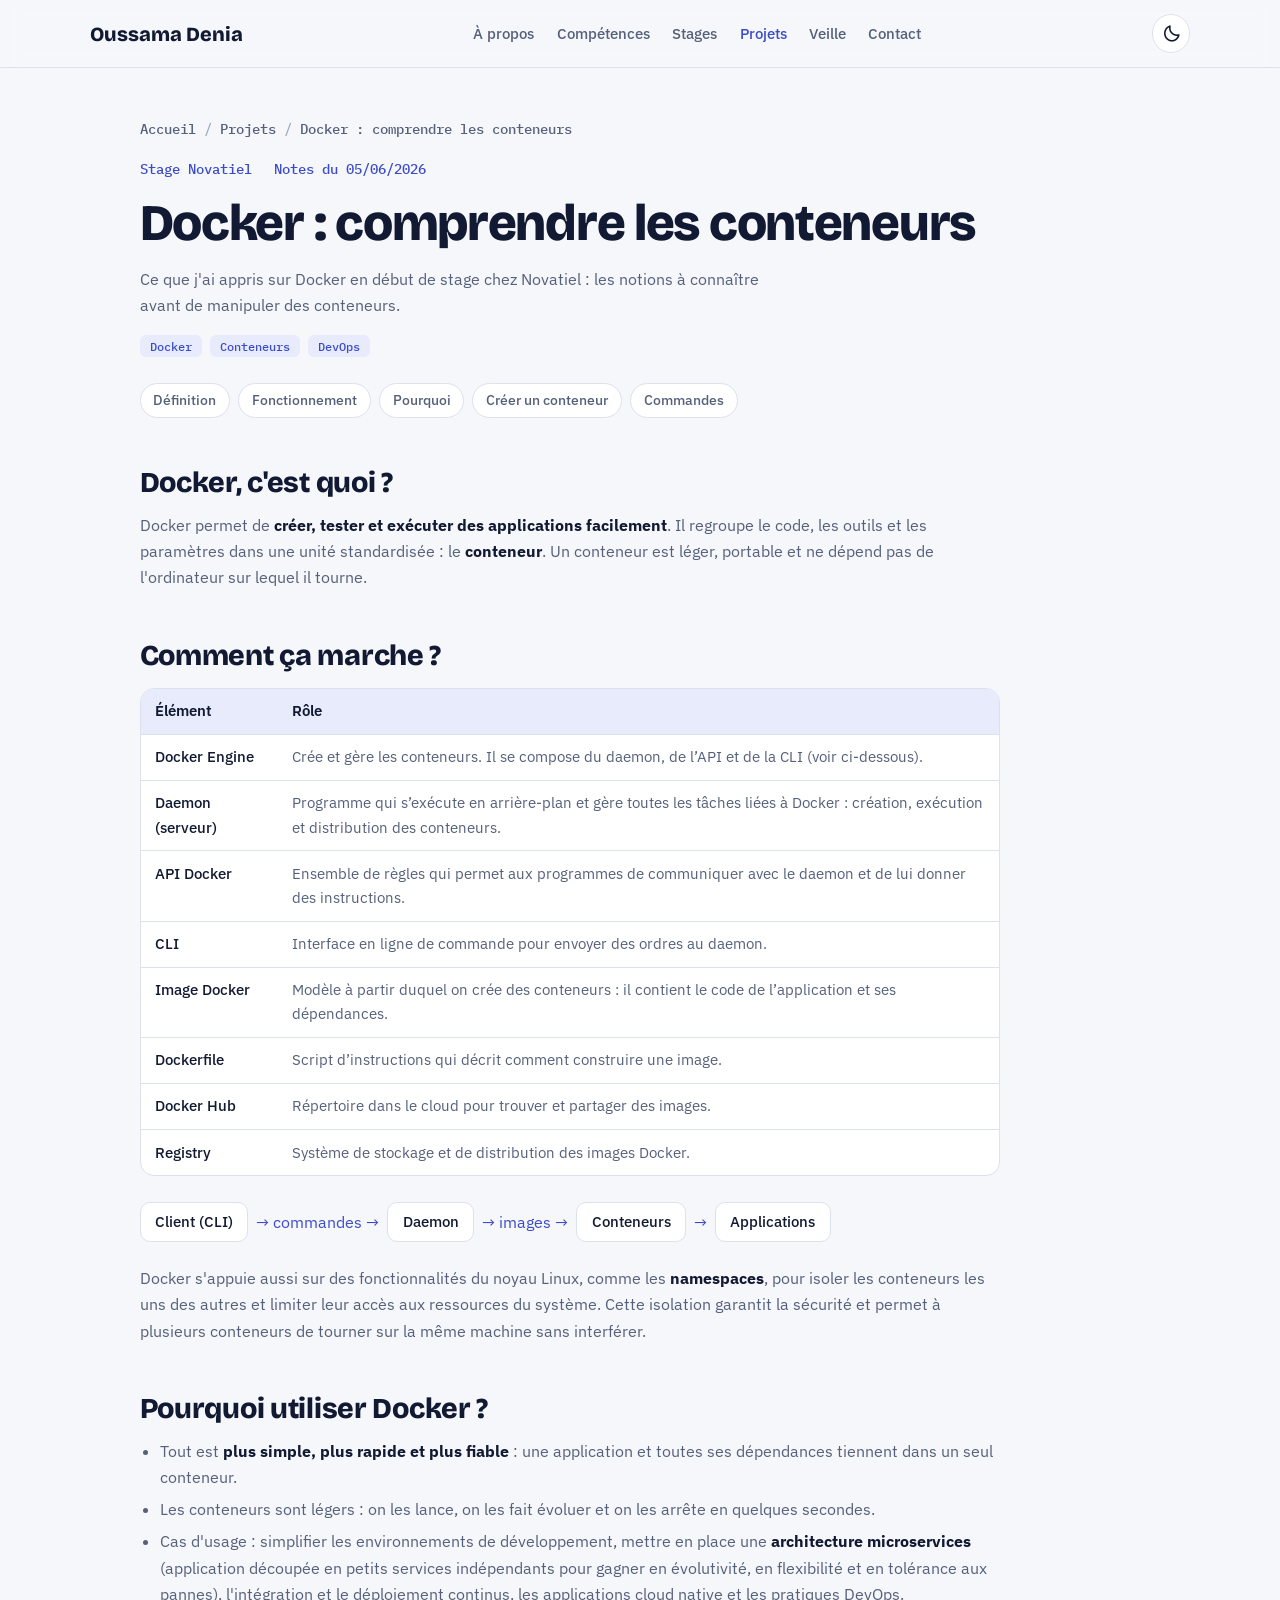
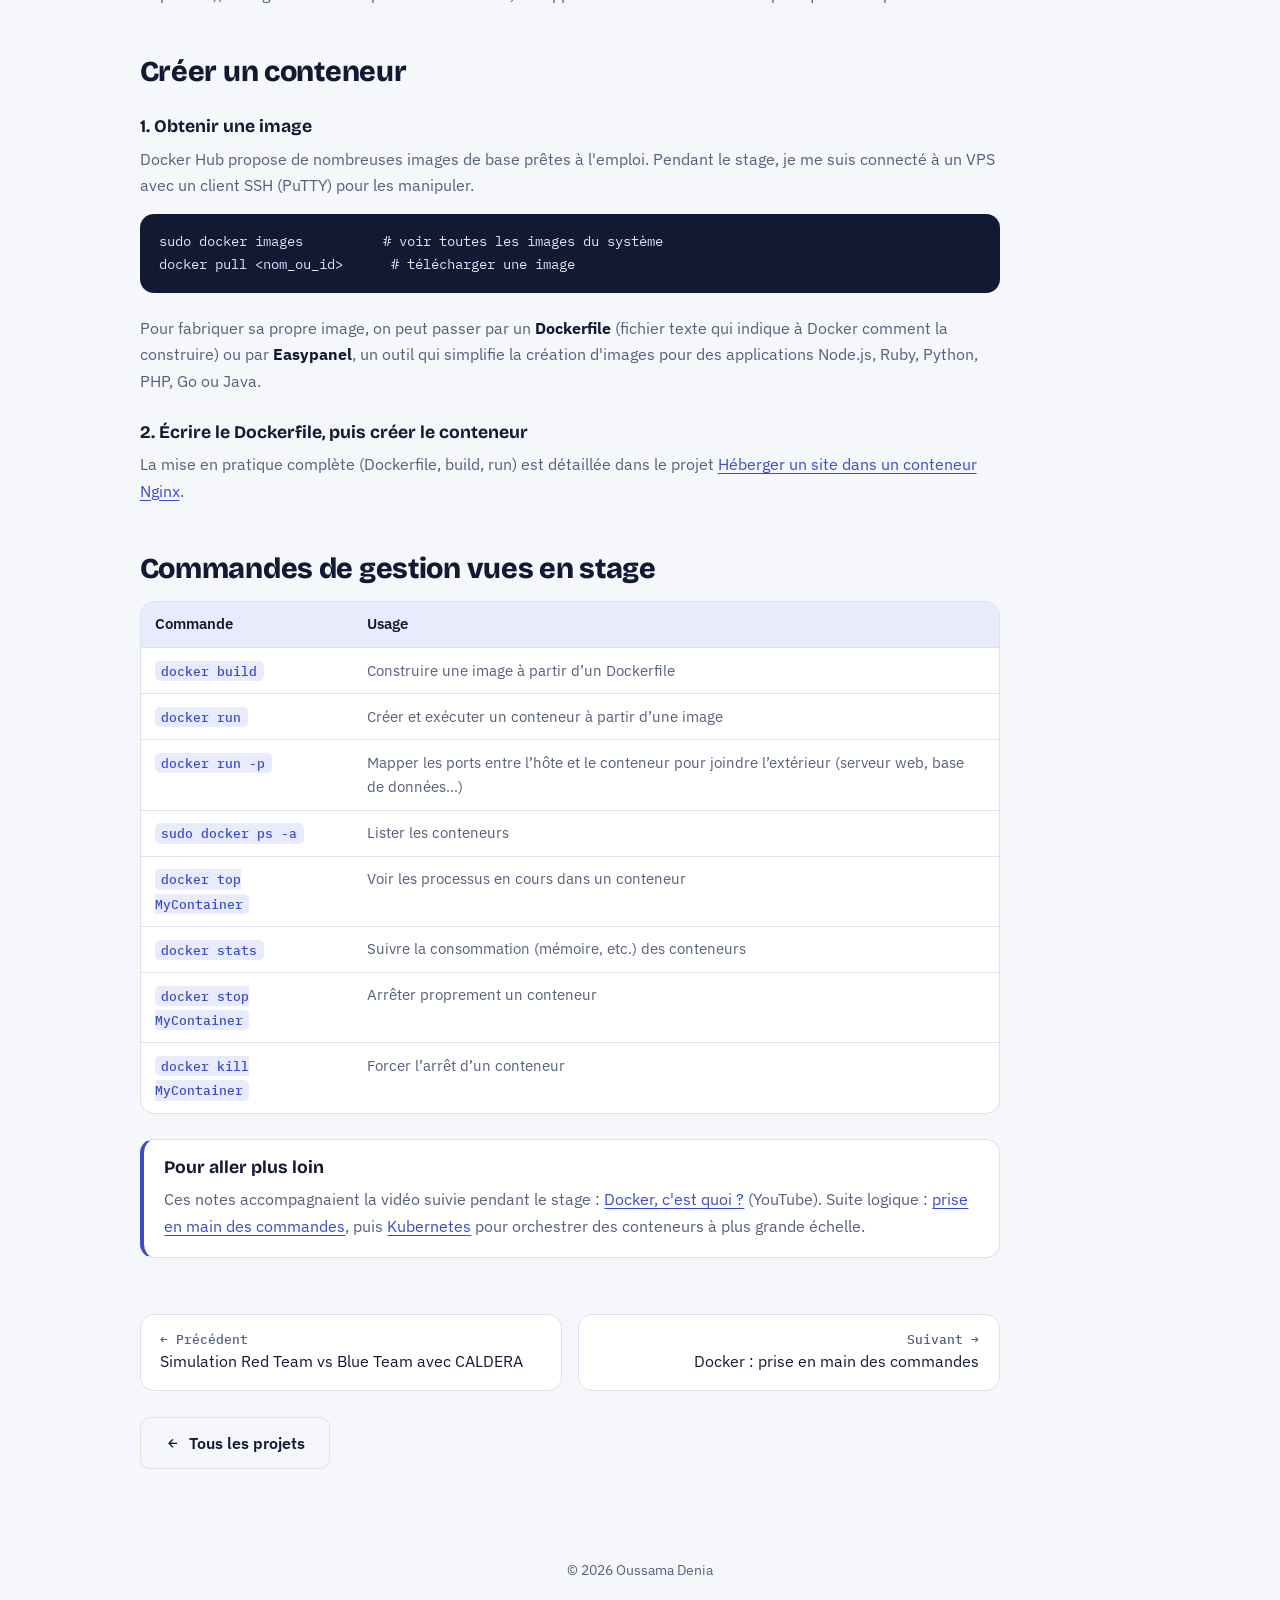
<file: projet-docker-fondamentaux.html>
<!DOCTYPE html>
<html lang="fr">
<head>
    <meta charset="UTF-8">
    <meta name="viewport" content="width=device-width, initial-scale=1.0">
    <meta name="description" content="Fiche de synthèse : fonctionnement du moteur Docker, images, Dockerfile, registres et intérêt des conteneurs.">
    <title>Docker : comprendre les conteneurs – Oussama Denia</title>
    <link href="https://unpkg.com/boxicons@2.1.4/css/boxicons.min.css" rel="stylesheet">
    <link rel="stylesheet" href="style.css">
</head>
<body>
<header class="header">
    <a href="index.html" class="logo">Oussama Denia</a>
    <nav class="navbar" id="navbar">
        <a href="index.html#about">À propos</a>
        <a href="index.html#skills">Compétences</a>
        <a href="index.html#experience">Stages</a>
        <a href="projets.html" class="active">Projets</a>
        <a href="index.html#veille">Veille</a>
        <a href="index.html#contact">Contact</a>
    </nav>
    <div class="tools">
        <button id="theme-toggle" aria-label="Changer de thème"><i class='bx bx-moon'></i></button>
        <button id="menu-icon" aria-label="Ouvrir le menu"><i class='bx bx-menu'></i></button>
    </div>
</header>
<main>
<section class="page">
<nav class="crumbs" aria-label="Fil d'Ariane"><a href="index.html">Accueil</a><span aria-hidden="true">/</span><a href="projets.html">Projets</a><span aria-hidden="true">/</span><span>Docker : comprendre les conteneurs</span></nav>
<div class="doc">
<div class="meta-row"><span>Stage Novatiel</span><span>Notes du 05/06/2026</span></div>
<h1>Docker : comprendre les conteneurs</h1>
<p class="lead">Ce que j'ai appris sur Docker en début de stage chez Novatiel : les notions à connaître avant de manipuler des conteneurs.</p>
<div class="tags"><span>Docker</span><span>Conteneurs</span><span>DevOps</span></div>
<nav class="toc" aria-label="Sommaire"><a href="#definition">Définition</a><a href="#fonctionnement">Fonctionnement</a><a href="#pourquoi">Pourquoi</a><a href="#creer">Créer un conteneur</a><a href="#commandes">Commandes</a></nav>

<h2 id="definition">Docker, c'est quoi ?</h2>
<p>Docker permet de <strong>créer, tester et exécuter des applications facilement</strong>. Il regroupe le code, les outils et les paramètres dans une unité standardisée : le <strong>conteneur</strong>. Un conteneur est léger, portable et ne dépend pas de l'ordinateur sur lequel il tourne.</p>

<h2 id="fonctionnement">Comment ça marche ?</h2>
<div class="table-wrap"><table><thead><tr><th scope="col">Élément</th><th scope="col">Rôle</th></tr></thead><tbody><tr><td>Docker Engine</td><td>Crée et gère les conteneurs. Il se compose du daemon, de l’API et de la CLI (voir ci-dessous).</td></tr><tr><td>Daemon (serveur)</td><td>Programme qui s’exécute en arrière-plan et gère toutes les tâches liées à Docker : création, exécution et distribution des conteneurs.</td></tr><tr><td>API Docker</td><td>Ensemble de règles qui permet aux programmes de communiquer avec le daemon et de lui donner des instructions.</td></tr><tr><td>CLI</td><td>Interface en ligne de commande pour envoyer des ordres au daemon.</td></tr><tr><td>Image Docker</td><td>Modèle à partir duquel on crée des conteneurs : il contient le code de l’application et ses dépendances.</td></tr><tr><td>Dockerfile</td><td>Script d’instructions qui décrit comment construire une image.</td></tr><tr><td>Docker Hub</td><td>Répertoire dans le cloud pour trouver et partager des images.</td></tr><tr><td>Registry</td><td>Système de stockage et de distribution des images Docker.</td></tr></tbody></table></div>
<div class="flow" aria-label="Fonctionnement"><span>Client (CLI)</span><i>→ commandes →</i><span>Daemon</span><i>→ images →</i><span>Conteneurs</span><i>→</i><span>Applications</span></div>
<p>Docker s'appuie aussi sur des fonctionnalités du noyau Linux, comme les <strong>namespaces</strong>, pour isoler les conteneurs les uns des autres et limiter leur accès aux ressources du système. Cette isolation garantit la sécurité et permet à plusieurs conteneurs de tourner sur la même machine sans interférer.</p>

<h2 id="pourquoi">Pourquoi utiliser Docker ?</h2>
<ul>
<li>Tout est <strong>plus simple, plus rapide et plus fiable</strong> : une application et toutes ses dépendances tiennent dans un seul conteneur.</li>
<li>Les conteneurs sont légers : on les lance, on les fait évoluer et on les arrête en quelques secondes.</li>
<li>Cas d'usage : simplifier les environnements de développement, mettre en place une <strong>architecture microservices</strong> (application découpée en petits services indépendants pour gagner en évolutivité, en flexibilité et en tolérance aux pannes), l'intégration et le déploiement continus, les applications cloud native et les pratiques DevOps.</li></ul>

<h2 id="creer">Créer un conteneur</h2>
<h3>1. Obtenir une image</h3>
<p>Docker Hub propose de nombreuses images de base prêtes à l'emploi. Pendant le stage, je me suis connecté à un VPS avec un client SSH (PuTTY) pour les manipuler.</p>
<pre class="term"><code>sudo docker images          # voir toutes les images du système
docker pull &lt;nom_ou_id&gt;      # télécharger une image</code></pre>
<p>Pour fabriquer sa propre image, on peut passer par un <strong>Dockerfile</strong> (fichier texte qui indique à Docker comment la construire) ou par <strong>Easypanel</strong>, un outil qui simplifie la création d'images pour des applications Node.js, Ruby, Python, PHP, Go ou Java.</p>
<h3>2. Écrire le Dockerfile, puis créer le conteneur</h3>
<p>La mise en pratique complète (Dockerfile, build, run) est détaillée dans le projet <a class="inline" href="projet-docker-site.html">Héberger un site dans un conteneur Nginx</a>.</p>

<h2 id="commandes">Commandes de gestion vues en stage</h2>
<div class="table-wrap"><table><thead><tr><th scope="col">Commande</th><th scope="col">Usage</th></tr></thead><tbody><tr><td><code>docker build</code></td><td>Construire une image à partir d’un Dockerfile</td></tr><tr><td><code>docker run</code></td><td>Créer et exécuter un conteneur à partir d’une image</td></tr><tr><td><code>docker run -p</code></td><td>Mapper les ports entre l’hôte et le conteneur pour joindre l’extérieur (serveur web, base de données...)</td></tr><tr><td><code>sudo docker ps -a</code></td><td>Lister les conteneurs</td></tr><tr><td><code>docker top MyContainer</code></td><td>Voir les processus en cours dans un conteneur</td></tr><tr><td><code>docker stats</code></td><td>Suivre la consommation (mémoire, etc.) des conteneurs</td></tr><tr><td><code>docker stop MyContainer</code></td><td>Arrêter proprement un conteneur</td></tr><tr><td><code>docker kill MyContainer</code></td><td>Forcer l’arrêt d’un conteneur</td></tr></tbody></table></div>
<div class="callout"><h3>Pour aller plus loin</h3>
<p>Ces notes accompagnaient la vidéo suivie pendant le stage : <a class="inline" href="https://youtu.be/J27puPcFFQo?si=9Y_ykHOmT5PQPCIf" target="_blank" rel="noopener">Docker, c'est quoi ?</a> (YouTube). Suite logique : <a class="inline" href="projet-docker-commandes.html">prise en main des commandes</a>, puis <a class="inline" href="projet-kubernetes-concepts.html">Kubernetes</a> pour orchestrer des conteneurs à plus grande échelle.</p></div>

<div class="pn"><a class="prev" href="projet-caldera.html"><small>← Précédent</small>Simulation Red Team vs Blue Team avec CALDERA</a><a class="next" href="projet-docker-commandes.html"><small>Suivant →</small>Docker : prise en main des commandes</a></div>
<div class="btn-group"><a class="btn ghost" href="projets.html"><i class='bx bx-left-arrow-alt'></i> Tous les projets</a></div>
</div>
</section>
</main>
<footer>© 2026 Oussama Denia</footer>
<script src="site.js"></script>
</body>
</html>
</file>
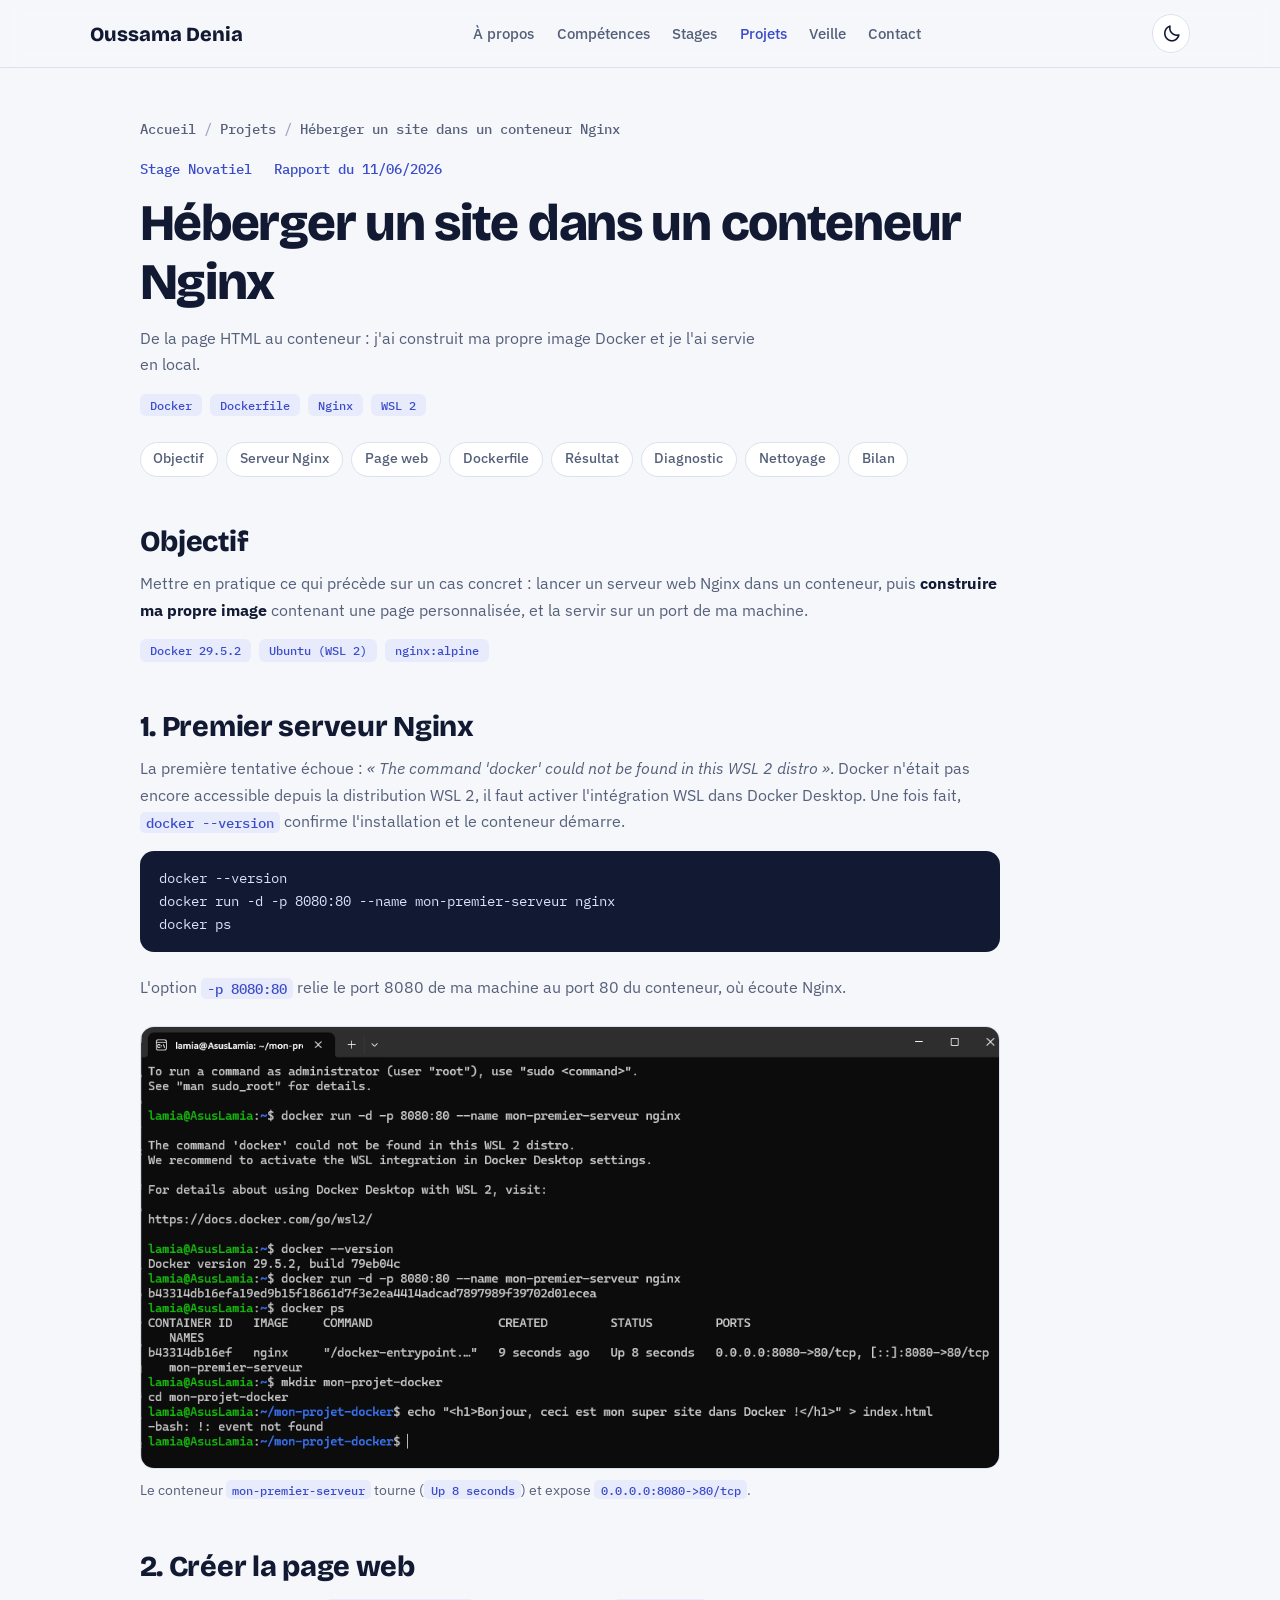
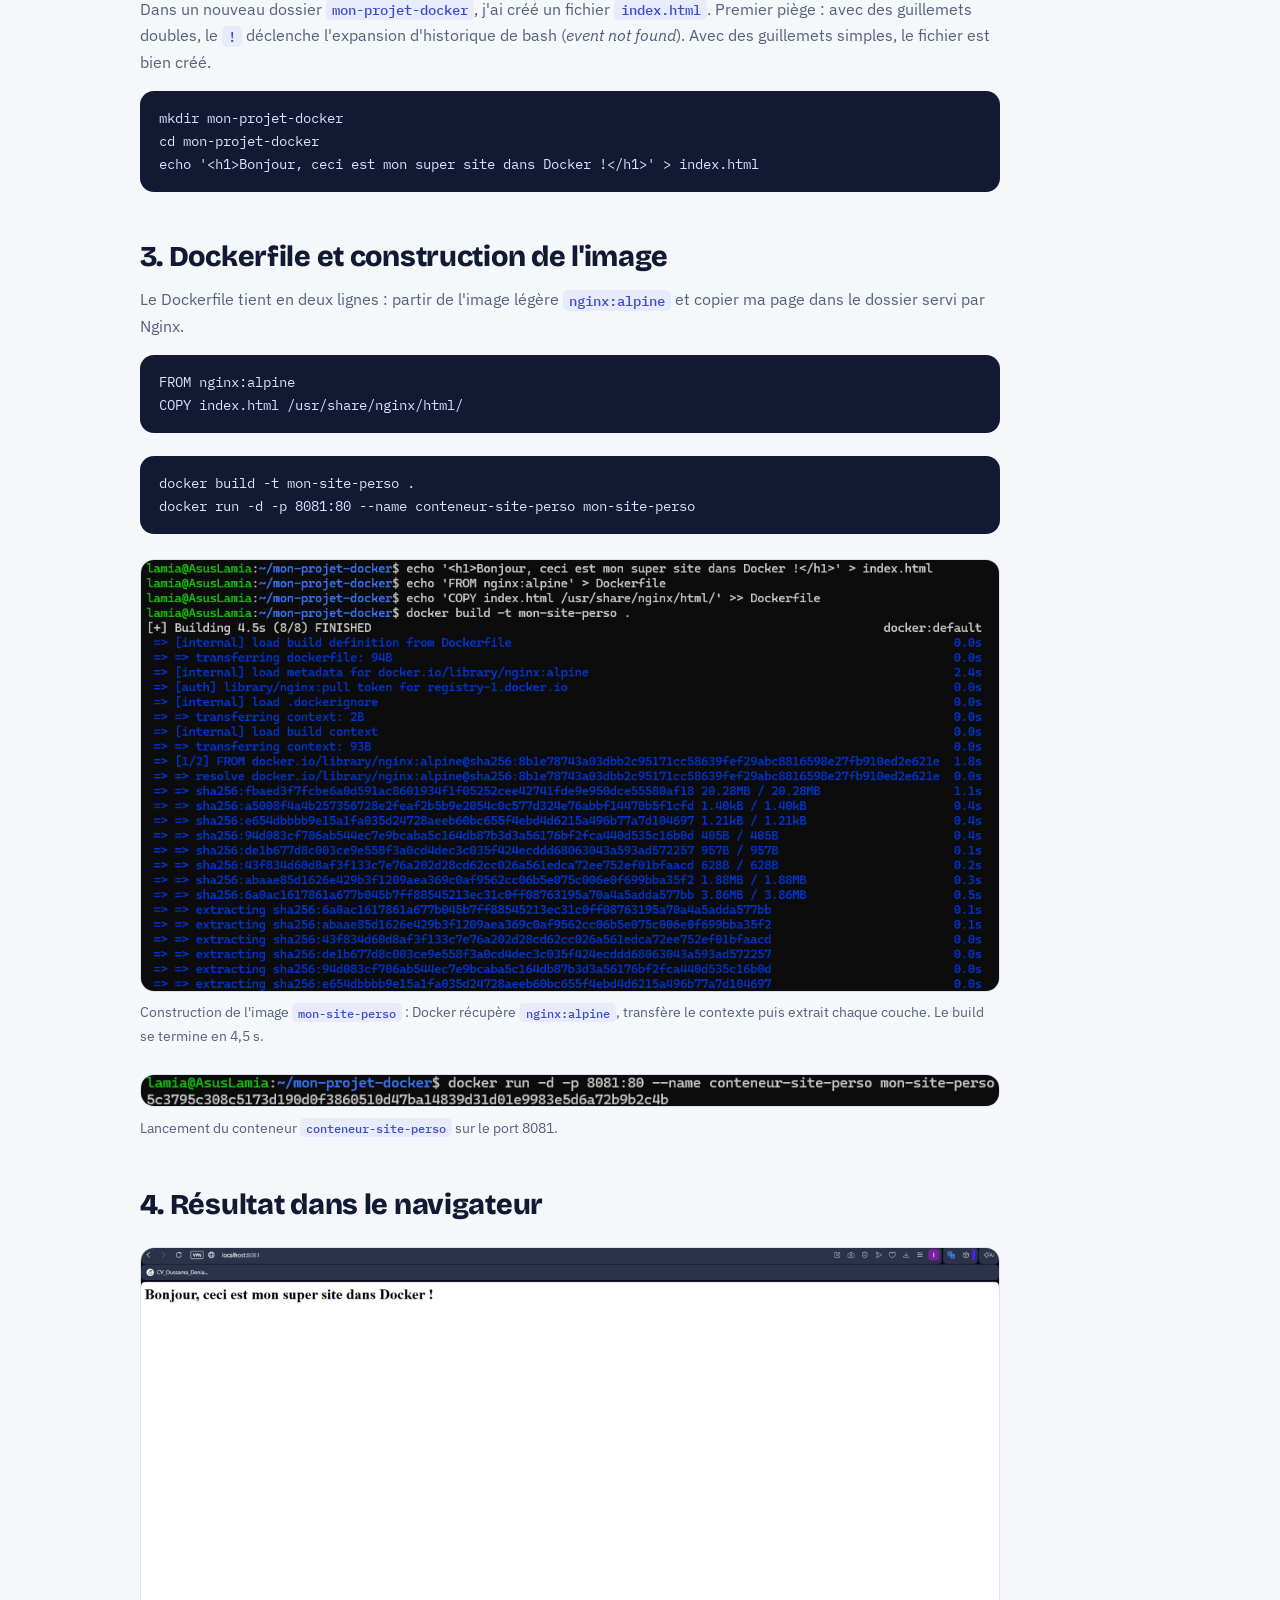
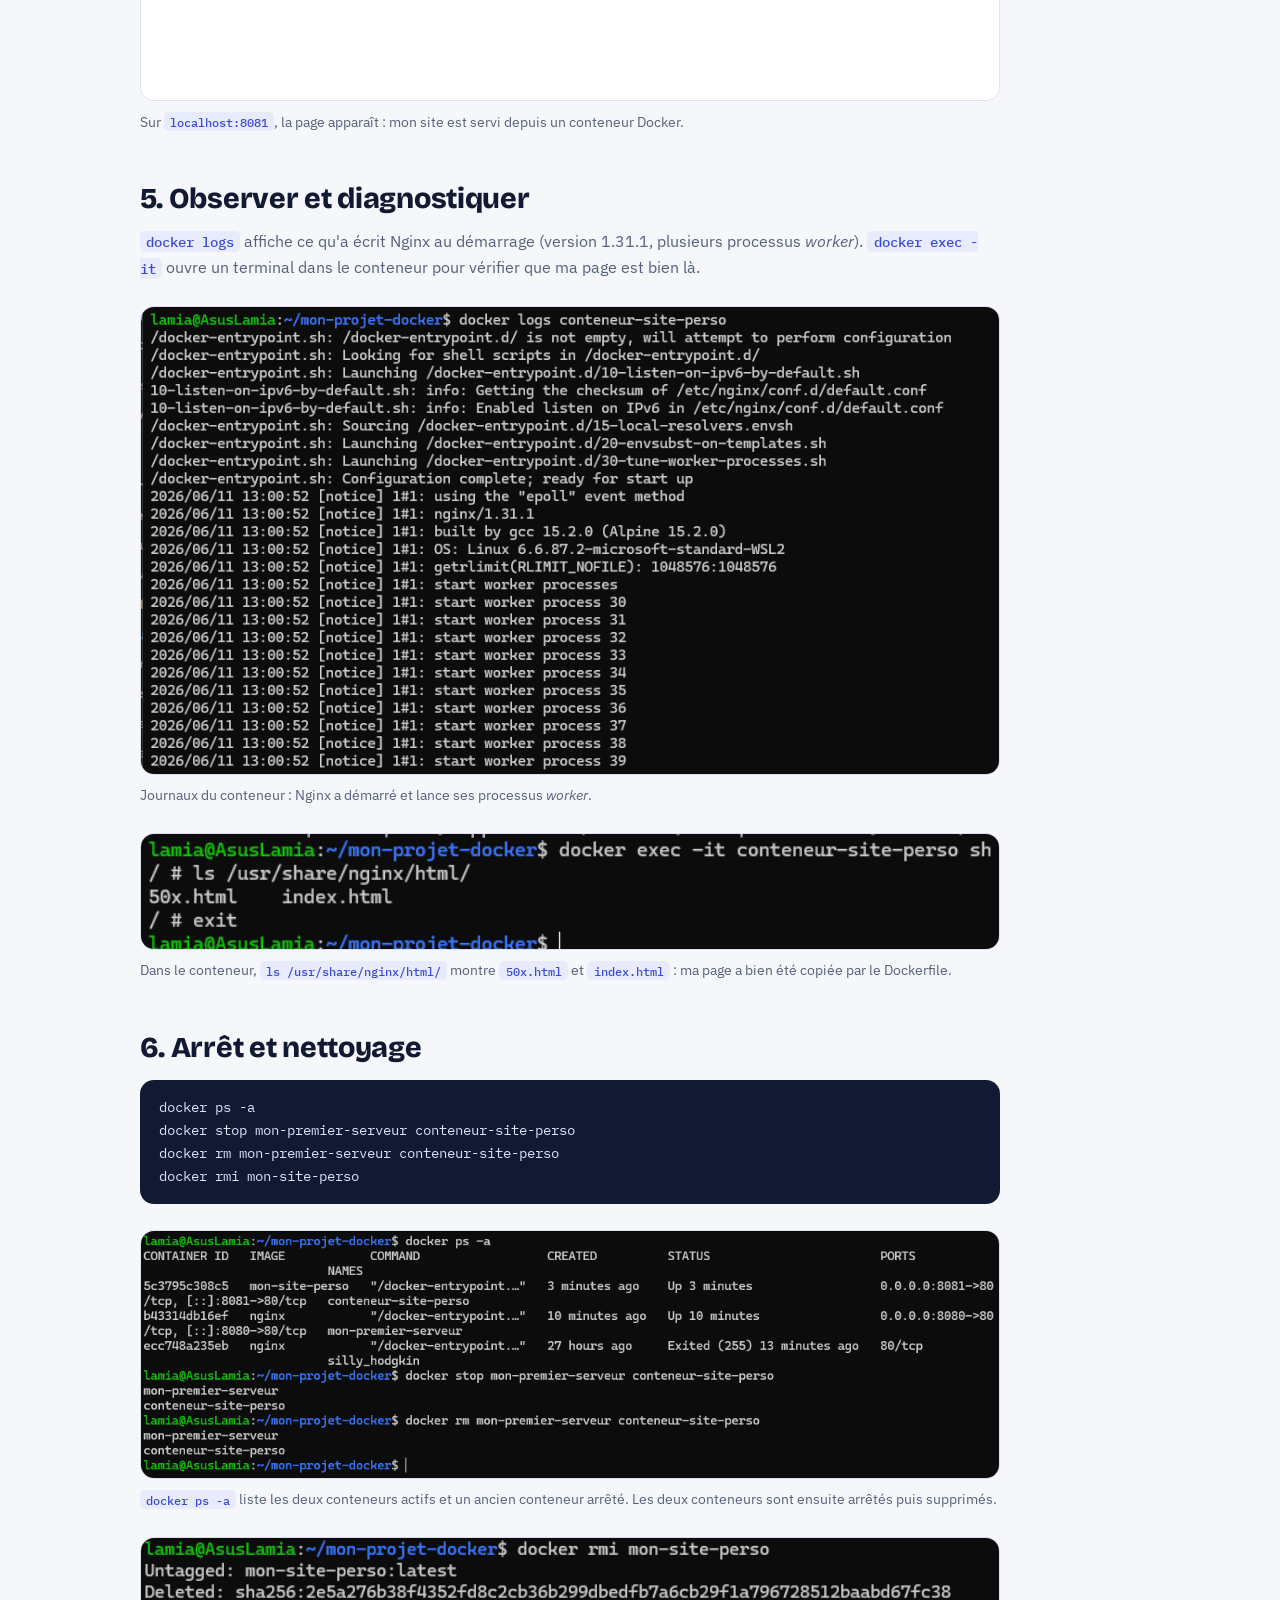
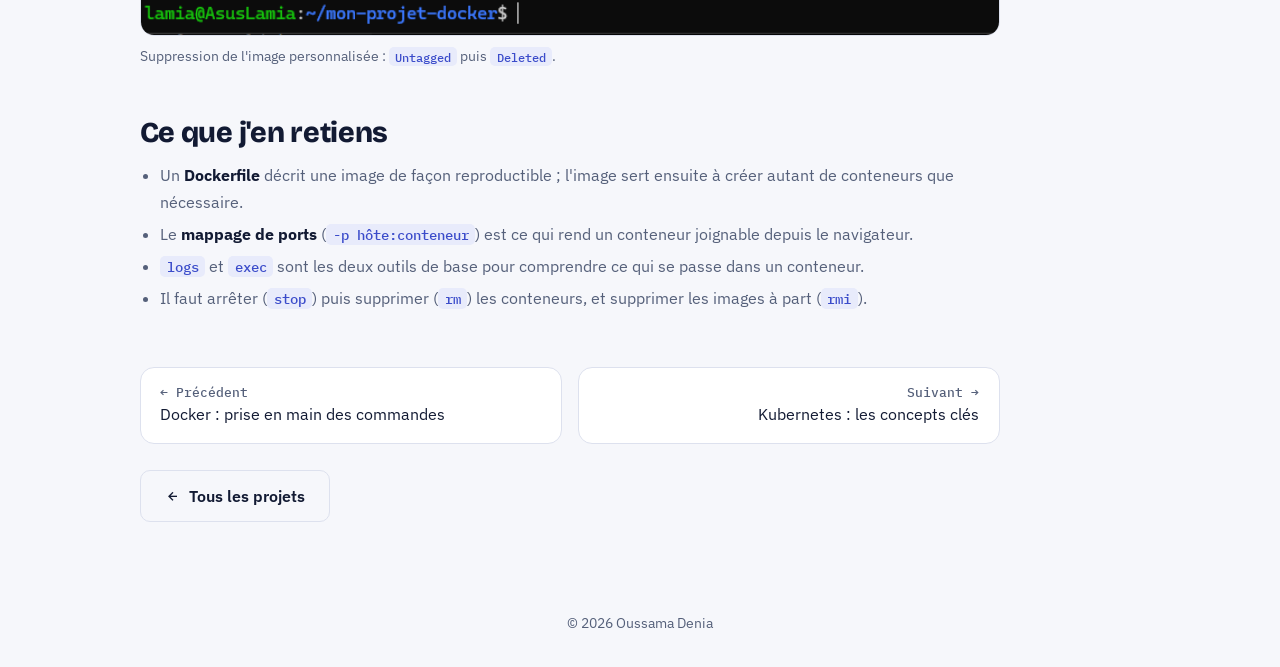
<file: projet-docker-site.html>
<!DOCTYPE html>
<html lang="fr">
<head>
    <meta charset="UTF-8">
    <meta name="viewport" content="width=device-width, initial-scale=1.0">
    <meta name="description" content="Création d&#x27;un Dockerfile, construction d&#x27;une image personnalisée et publication d&#x27;une page web sur localhost.">
    <title>Héberger un site dans un conteneur Nginx – Oussama Denia</title>
    <link href="https://unpkg.com/boxicons@2.1.4/css/boxicons.min.css" rel="stylesheet">
    <link rel="stylesheet" href="style.css">
</head>
<body>
<header class="header">
    <a href="index.html" class="logo">Oussama Denia</a>
    <nav class="navbar" id="navbar">
        <a href="index.html#about">À propos</a>
        <a href="index.html#skills">Compétences</a>
        <a href="index.html#experience">Stages</a>
        <a href="projets.html" class="active">Projets</a>
        <a href="index.html#veille">Veille</a>
        <a href="index.html#contact">Contact</a>
    </nav>
    <div class="tools">
        <button id="theme-toggle" aria-label="Changer de thème"><i class='bx bx-moon'></i></button>
        <button id="menu-icon" aria-label="Ouvrir le menu"><i class='bx bx-menu'></i></button>
    </div>
</header>
<main>
<section class="page">
<nav class="crumbs" aria-label="Fil d'Ariane"><a href="index.html">Accueil</a><span aria-hidden="true">/</span><a href="projets.html">Projets</a><span aria-hidden="true">/</span><span>Héberger un site dans un conteneur Nginx</span></nav>
<div class="doc">
<div class="meta-row"><span>Stage Novatiel</span><span>Rapport du 11/06/2026</span></div>
<h1>Héberger un site dans un conteneur Nginx</h1>
<p class="lead">De la page HTML au conteneur : j'ai construit ma propre image Docker et je l'ai servie en local.</p>
<div class="tags"><span>Docker</span><span>Dockerfile</span><span>Nginx</span><span>WSL 2</span></div>
<nav class="toc" aria-label="Sommaire"><a href="#objectif">Objectif</a><a href="#premier">Serveur Nginx</a><a href="#page">Page web</a><a href="#dockerfile">Dockerfile</a><a href="#resultat">Résultat</a><a href="#diagnostic">Diagnostic</a><a href="#nettoyage">Nettoyage</a><a href="#bilan">Bilan</a></nav>

<h2 id="objectif">Objectif</h2>
<p>Mettre en pratique ce qui précède sur un cas concret : lancer un serveur web Nginx dans un conteneur, puis <strong>construire ma propre image</strong> contenant une page personnalisée, et la servir sur un port de ma machine.</p>
<div class="tags"><span>Docker 29.5.2</span><span>Ubuntu (WSL 2)</span><span>nginx:alpine</span></div>

<h2 id="premier">1. Premier serveur Nginx</h2>
<p>La première tentative échoue : <em>« The command 'docker' could not be found in this WSL 2 distro »</em>. Docker n'était pas encore accessible depuis la distribution WSL 2, il faut activer l'intégration WSL dans Docker Desktop. Une fois fait, <code>docker --version</code> confirme l'installation et le conteneur démarre.</p>
<pre class="term"><code>docker --version
docker run -d -p 8080:80 --name mon-premier-serveur nginx
docker ps</code></pre>
<p>L'option <code>-p 8080:80</code> relie le port 8080 de ma machine au port 80 du conteneur, où écoute Nginx.</p>
<figure class="shot"><button type="button" aria-label="Agrandir la capture : Terminal : docker run nginx sur le port 8080, docker ps, création du dossier mon-projet-docker"><img src="assets/img/docker-site-000.png" alt="Terminal : docker run nginx sur le port 8080, docker ps, création du dossier mon-projet-docker" loading="lazy"></button><figcaption>Le conteneur <code>mon-premier-serveur</code> tourne (<code>Up 8 seconds</code>) et expose <code>0.0.0.0:8080-&gt;80/tcp</code>.</figcaption></figure>

<h2 id="page">2. Créer la page web</h2>
<p>Dans un nouveau dossier <code>mon-projet-docker</code>, j'ai créé un fichier <code>index.html</code>. Premier piège : avec des guillemets doubles, le <code>!</code> déclenche l'expansion d'historique de bash (<em>event not found</em>). Avec des guillemets simples, le fichier est bien créé.</p>
<pre class="term"><code>mkdir mon-projet-docker
cd mon-projet-docker
echo '&lt;h1&gt;Bonjour, ceci est mon super site dans Docker !&lt;/h1&gt;' &gt; index.html</code></pre>

<h2 id="dockerfile">3. Dockerfile et construction de l'image</h2>
<p>Le Dockerfile tient en deux lignes : partir de l'image légère <code>nginx:alpine</code> et copier ma page dans le dossier servi par Nginx.</p>
<pre class="term"><code>FROM nginx:alpine
COPY index.html /usr/share/nginx/html/</code></pre>
<pre class="term"><code>docker build -t mon-site-perso .
docker run -d -p 8081:80 --name conteneur-site-perso mon-site-perso</code></pre>
<figure class="shot"><button type="button" aria-label="Agrandir la capture : Terminal : création du Dockerfile et docker build -t mon-site-perso"><img src="assets/img/docker-site-001.png" alt="Terminal : création du Dockerfile et docker build -t mon-site-perso" loading="lazy"></button><figcaption>Construction de l'image <code>mon-site-perso</code> : Docker récupère <code>nginx:alpine</code>, transfère le contexte puis extrait chaque couche. Le build se termine en 4,5 s.</figcaption></figure>
<figure class="shot"><button type="button" aria-label="Agrandir la capture : Terminal : docker run -d -p 8081:80"><img src="assets/img/docker-site-002.png" alt="Terminal : docker run -d -p 8081:80" loading="lazy"></button><figcaption>Lancement du conteneur <code>conteneur-site-perso</code> sur le port 8081.</figcaption></figure>

<h2 id="resultat">4. Résultat dans le navigateur</h2>
<figure class="shot"><button type="button" aria-label="Agrandir la capture : Navigateur sur localhost:8081 affichant « Bonjour, ceci est mon super site dans Docker ! »"><img src="assets/img/docker-site-003.png" alt="Navigateur sur localhost:8081 affichant « Bonjour, ceci est mon super site dans Docker ! »" loading="lazy"></button><figcaption>Sur <code>localhost:8081</code>, la page apparaît : mon site est servi depuis un conteneur Docker.</figcaption></figure>

<h2 id="diagnostic">5. Observer et diagnostiquer</h2>
<p><code>docker logs</code> affiche ce qu'a écrit Nginx au démarrage (version 1.31.1, plusieurs processus <em>worker</em>). <code>docker exec -it</code> ouvre un terminal dans le conteneur pour vérifier que ma page est bien là.</p>
<figure class="shot"><button type="button" aria-label="Agrandir la capture : Terminal : docker logs conteneur-site-perso"><img src="assets/img/docker-site-004.png" alt="Terminal : docker logs conteneur-site-perso" loading="lazy"></button><figcaption>Journaux du conteneur : Nginx a démarré et lance ses processus <em>worker</em>.</figcaption></figure>
<figure class="shot"><button type="button" aria-label="Agrandir la capture : Terminal : docker exec -it conteneur-site-perso sh puis ls /usr/share/nginx/html/"><img src="assets/img/docker-site-005.png" alt="Terminal : docker exec -it conteneur-site-perso sh puis ls /usr/share/nginx/html/" loading="lazy"></button><figcaption>Dans le conteneur, <code>ls /usr/share/nginx/html/</code> montre <code>50x.html</code> et <code>index.html</code> : ma page a bien été copiée par le Dockerfile.</figcaption></figure>

<h2 id="nettoyage">6. Arrêt et nettoyage</h2>
<pre class="term"><code>docker ps -a
docker stop mon-premier-serveur conteneur-site-perso
docker rm mon-premier-serveur conteneur-site-perso
docker rmi mon-site-perso</code></pre>
<figure class="shot"><button type="button" aria-label="Agrandir la capture : Terminal : docker ps -a, docker stop puis docker rm des deux conteneurs"><img src="assets/img/docker-site-006.png" alt="Terminal : docker ps -a, docker stop puis docker rm des deux conteneurs" loading="lazy"></button><figcaption><code>docker ps -a</code> liste les deux conteneurs actifs et un ancien conteneur arrêté. Les deux conteneurs sont ensuite arrêtés puis supprimés.</figcaption></figure>
<figure class="shot"><button type="button" aria-label="Agrandir la capture : Terminal : docker rmi mon-site-perso"><img src="assets/img/docker-site-007.png" alt="Terminal : docker rmi mon-site-perso" loading="lazy"></button><figcaption>Suppression de l'image personnalisée : <code>Untagged</code> puis <code>Deleted</code>.</figcaption></figure>

<h2 id="bilan">Ce que j'en retiens</h2>
<ul>
<li>Un <strong>Dockerfile</strong> décrit une image de façon reproductible ; l'image sert ensuite à créer autant de conteneurs que nécessaire.</li>
<li>Le <strong>mappage de ports</strong> (<code>-p hôte:conteneur</code>) est ce qui rend un conteneur joignable depuis le navigateur.</li>
<li><code>logs</code> et <code>exec</code> sont les deux outils de base pour comprendre ce qui se passe dans un conteneur.</li>
<li>Il faut arrêter (<code>stop</code>) puis supprimer (<code>rm</code>) les conteneurs, et supprimer les images à part (<code>rmi</code>).</li></ul>

<div class="pn"><a class="prev" href="projet-docker-commandes.html"><small>← Précédent</small>Docker : prise en main des commandes</a><a class="next" href="projet-kubernetes-concepts.html"><small>Suivant →</small>Kubernetes : les concepts clés</a></div>
<div class="btn-group"><a class="btn ghost" href="projets.html"><i class='bx bx-left-arrow-alt'></i> Tous les projets</a></div>
</div>
</section>
</main>
<footer>© 2026 Oussama Denia</footer>
<script src="site.js"></script>
</body>
</html>
</file>
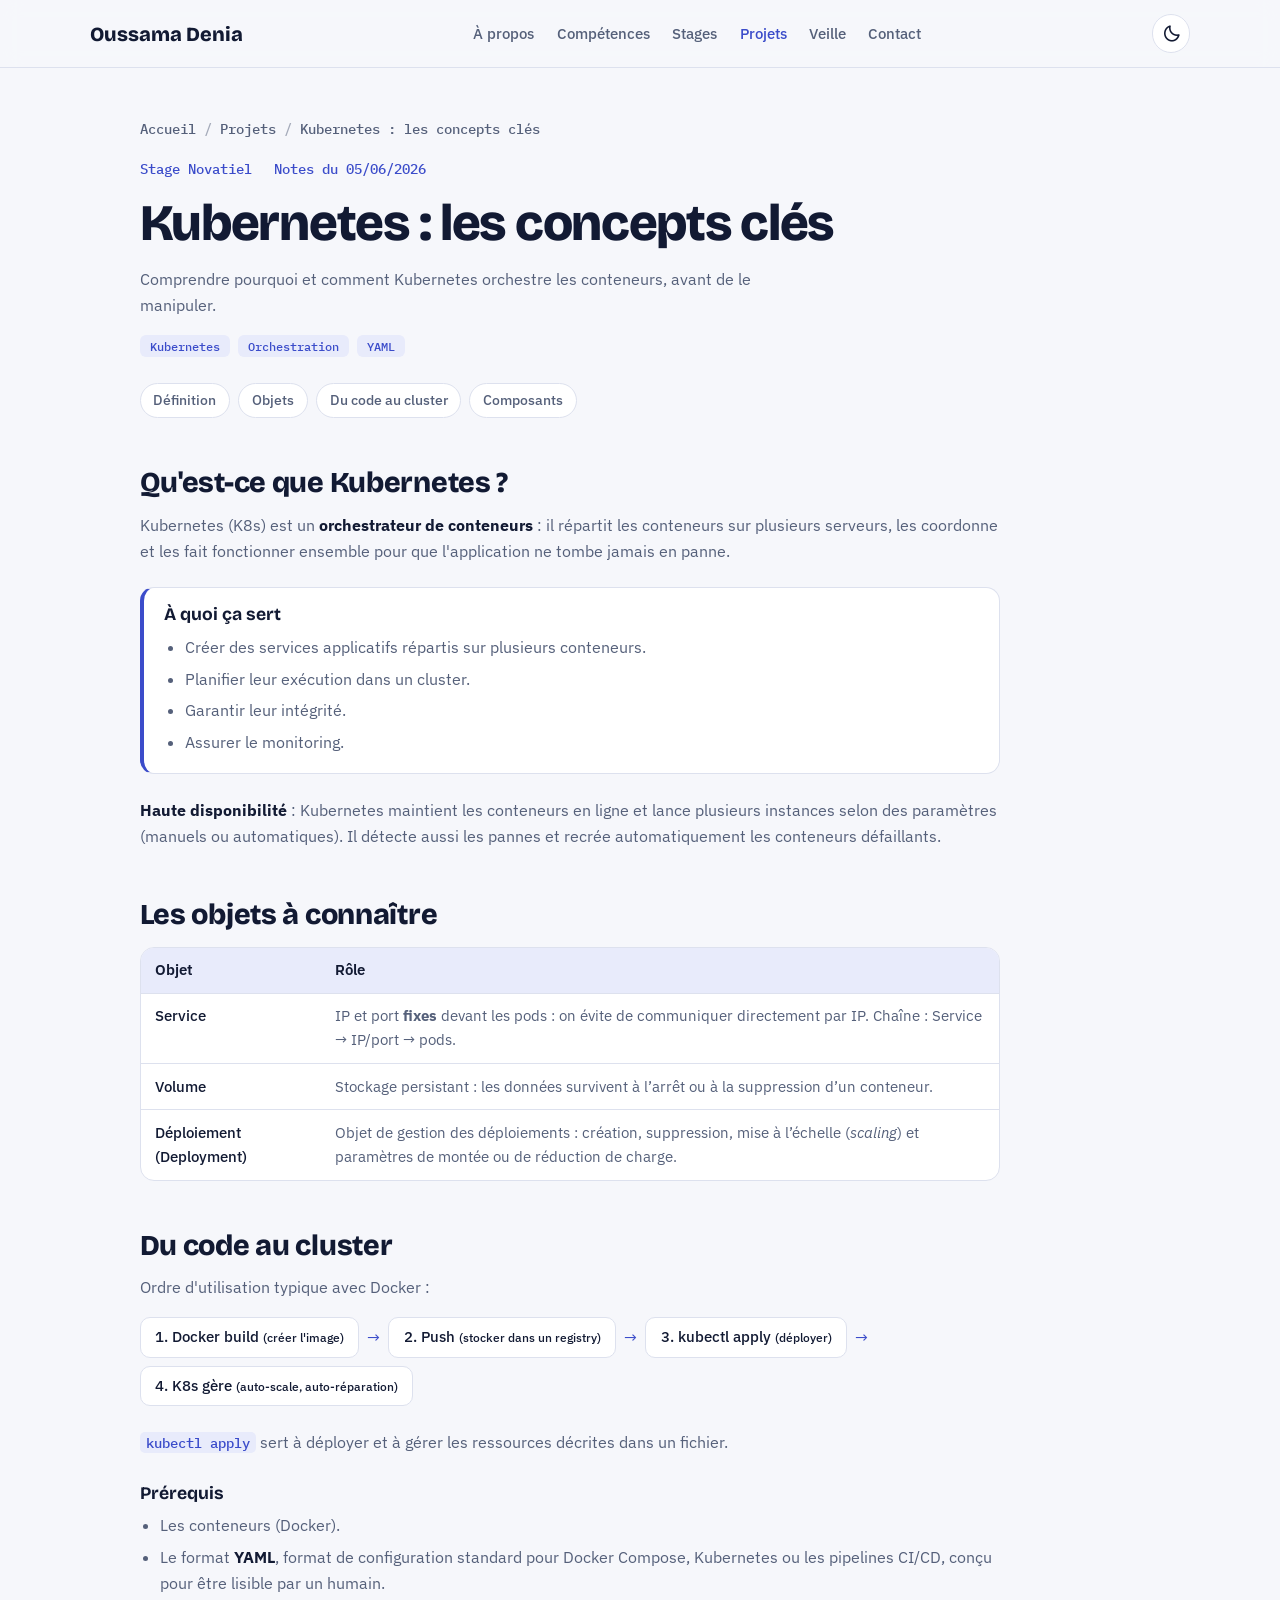
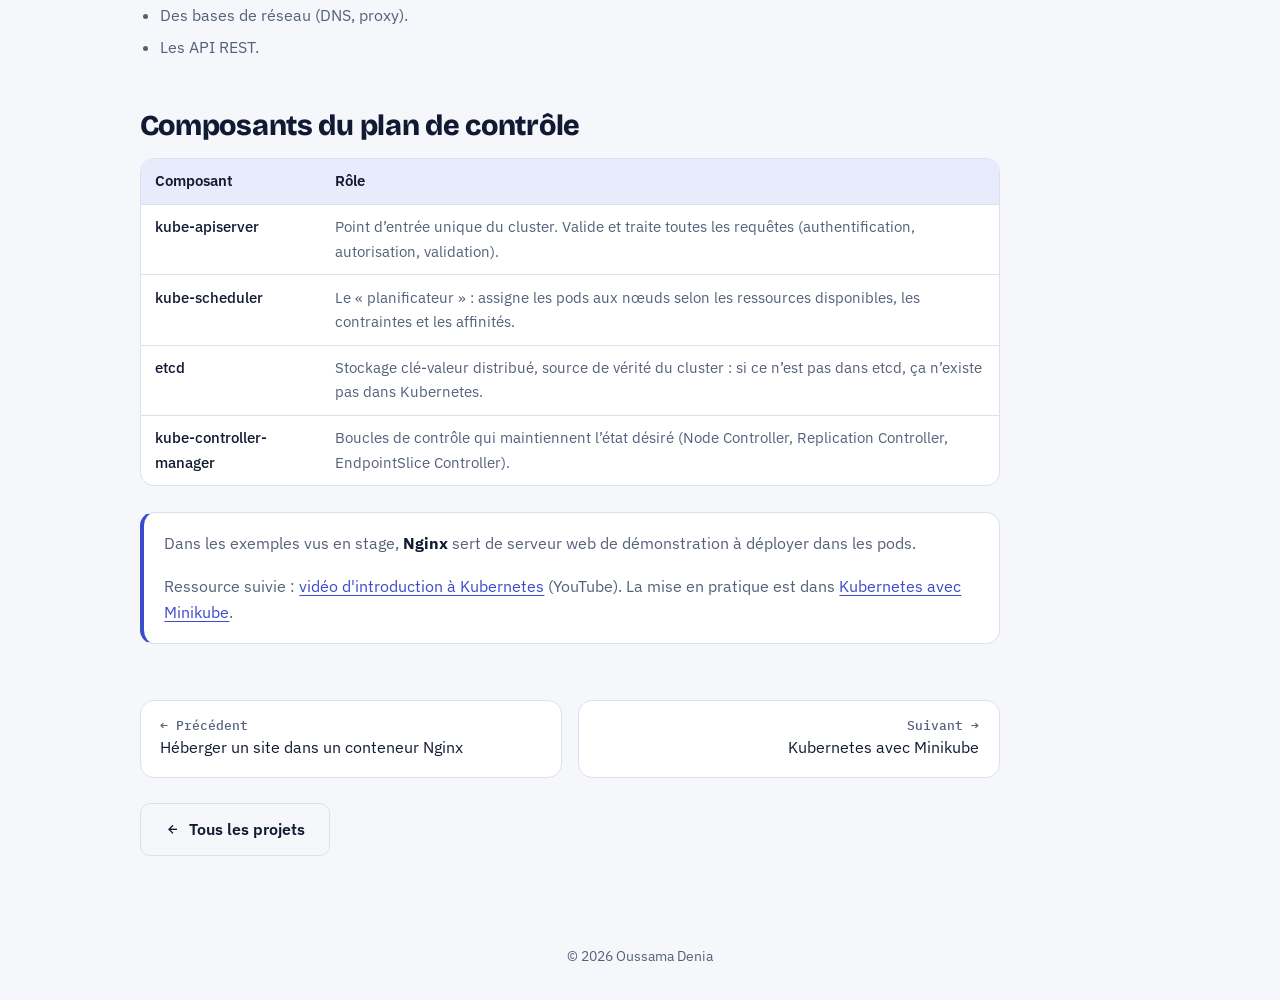
<file: projet-kubernetes-concepts.html>
<!DOCTYPE html>
<html lang="fr">
<head>
    <meta charset="UTF-8">
    <meta name="viewport" content="width=device-width, initial-scale=1.0">
    <meta name="description" content="Fiche de synthèse : orchestration, services, volumes, déploiements et composants du plan de contrôle.">
    <title>Kubernetes : les concepts clés – Oussama Denia</title>
    <link href="https://unpkg.com/boxicons@2.1.4/css/boxicons.min.css" rel="stylesheet">
    <link rel="stylesheet" href="style.css">
</head>
<body>
<header class="header">
    <a href="index.html" class="logo">Oussama Denia</a>
    <nav class="navbar" id="navbar">
        <a href="index.html#about">À propos</a>
        <a href="index.html#skills">Compétences</a>
        <a href="index.html#experience">Stages</a>
        <a href="projets.html" class="active">Projets</a>
        <a href="index.html#veille">Veille</a>
        <a href="index.html#contact">Contact</a>
    </nav>
    <div class="tools">
        <button id="theme-toggle" aria-label="Changer de thème"><i class='bx bx-moon'></i></button>
        <button id="menu-icon" aria-label="Ouvrir le menu"><i class='bx bx-menu'></i></button>
    </div>
</header>
<main>
<section class="page">
<nav class="crumbs" aria-label="Fil d'Ariane"><a href="index.html">Accueil</a><span aria-hidden="true">/</span><a href="projets.html">Projets</a><span aria-hidden="true">/</span><span>Kubernetes : les concepts clés</span></nav>
<div class="doc">
<div class="meta-row"><span>Stage Novatiel</span><span>Notes du 05/06/2026</span></div>
<h1>Kubernetes : les concepts clés</h1>
<p class="lead">Comprendre pourquoi et comment Kubernetes orchestre les conteneurs, avant de le manipuler.</p>
<div class="tags"><span>Kubernetes</span><span>Orchestration</span><span>YAML</span></div>
<nav class="toc" aria-label="Sommaire"><a href="#definition">Définition</a><a href="#objets">Objets</a><a href="#workflow">Du code au cluster</a><a href="#composants">Composants</a></nav>

<h2 id="definition">Qu'est-ce que Kubernetes ?</h2>
<p>Kubernetes (K8s) est un <strong>orchestrateur de conteneurs</strong> : il répartit les conteneurs sur plusieurs serveurs, les coordonne et les fait fonctionner ensemble pour que l'application ne tombe jamais en panne.</p>
<div class="callout"><h3>À quoi ça sert</h3><ul>
<li>Créer des services applicatifs répartis sur plusieurs conteneurs.</li>
<li>Planifier leur exécution dans un cluster.</li>
<li>Garantir leur intégrité.</li>
<li>Assurer le monitoring.</li></ul></div>
<p><strong>Haute disponibilité</strong> : Kubernetes maintient les conteneurs en ligne et lance plusieurs instances selon des paramètres (manuels ou automatiques). Il détecte aussi les pannes et recrée automatiquement les conteneurs défaillants.</p>

<h2 id="objets">Les objets à connaître</h2>
<div class="table-wrap"><table><thead><tr><th scope="col">Objet</th><th scope="col">Rôle</th></tr></thead><tbody><tr><td>Service</td><td>IP et port <strong>fixes</strong> devant les pods : on évite de communiquer directement par IP. Chaîne : Service → IP/port → pods.</td></tr><tr><td>Volume</td><td>Stockage persistant : les données survivent à l’arrêt ou à la suppression d’un conteneur.</td></tr><tr><td>Déploiement (Deployment)</td><td>Objet de gestion des déploiements : création, suppression, mise à l’échelle (<em>scaling</em>) et paramètres de montée ou de réduction de charge.</td></tr></tbody></table></div>

<h2 id="workflow">Du code au cluster</h2>
<p>Ordre d'utilisation typique avec Docker :</p>
<div class="flow"><span>1. Docker build <small>(créer l'image)</small></span><i>→</i><span>2. Push <small>(stocker dans un registry)</small></span><i>→</i><span>3. kubectl apply <small>(déployer)</small></span><i>→</i><span>4. K8s gère <small>(auto-scale, auto-réparation)</small></span></div>
<p><code>kubectl apply</code> sert à déployer et à gérer les ressources décrites dans un fichier.</p>
<h3>Prérequis</h3>
<ul><li>Les conteneurs (Docker).</li><li>Le format <strong>YAML</strong>, format de configuration standard pour Docker Compose, Kubernetes ou les pipelines CI/CD, conçu pour être lisible par un humain.</li><li>Des bases de réseau (DNS, proxy).</li><li>Les API REST.</li></ul>

<h2 id="composants">Composants du plan de contrôle</h2>
<div class="table-wrap"><table><thead><tr><th scope="col">Composant</th><th scope="col">Rôle</th></tr></thead><tbody><tr><td>kube-apiserver</td><td>Point d’entrée unique du cluster. Valide et traite toutes les requêtes (authentification, autorisation, validation).</td></tr><tr><td>kube-scheduler</td><td>Le « planificateur » : assigne les pods aux nœuds selon les ressources disponibles, les contraintes et les affinités.</td></tr><tr><td>etcd</td><td>Stockage clé-valeur distribué, source de vérité du cluster : si ce n’est pas dans etcd, ça n’existe pas dans Kubernetes.</td></tr><tr><td>kube-controller-manager</td><td>Boucles de contrôle qui maintiennent l’état désiré (Node Controller, Replication Controller, EndpointSlice Controller).</td></tr></tbody></table></div>
<div class="callout"><p>Dans les exemples vus en stage, <strong>Nginx</strong> sert de serveur web de démonstration à déployer dans les pods.</p>
<p>Ressource suivie : <a class="inline" href="https://youtu.be/NChhdOZV4sY?si=2E5W3rEOdb0cmNwe" target="_blank" rel="noopener">vidéo d'introduction à Kubernetes</a> (YouTube). La mise en pratique est dans <a class="inline" href="projet-kubernetes-minikube.html">Kubernetes avec Minikube</a>.</p></div>

<div class="pn"><a class="prev" href="projet-docker-site.html"><small>← Précédent</small>Héberger un site dans un conteneur Nginx</a><a class="next" href="projet-kubernetes-minikube.html"><small>Suivant →</small>Kubernetes avec Minikube</a></div>
<div class="btn-group"><a class="btn ghost" href="projets.html"><i class='bx bx-left-arrow-alt'></i> Tous les projets</a></div>
</div>
</section>
</main>
<footer>© 2026 Oussama Denia</footer>
<script src="site.js"></script>
</body>
</html>
</file>
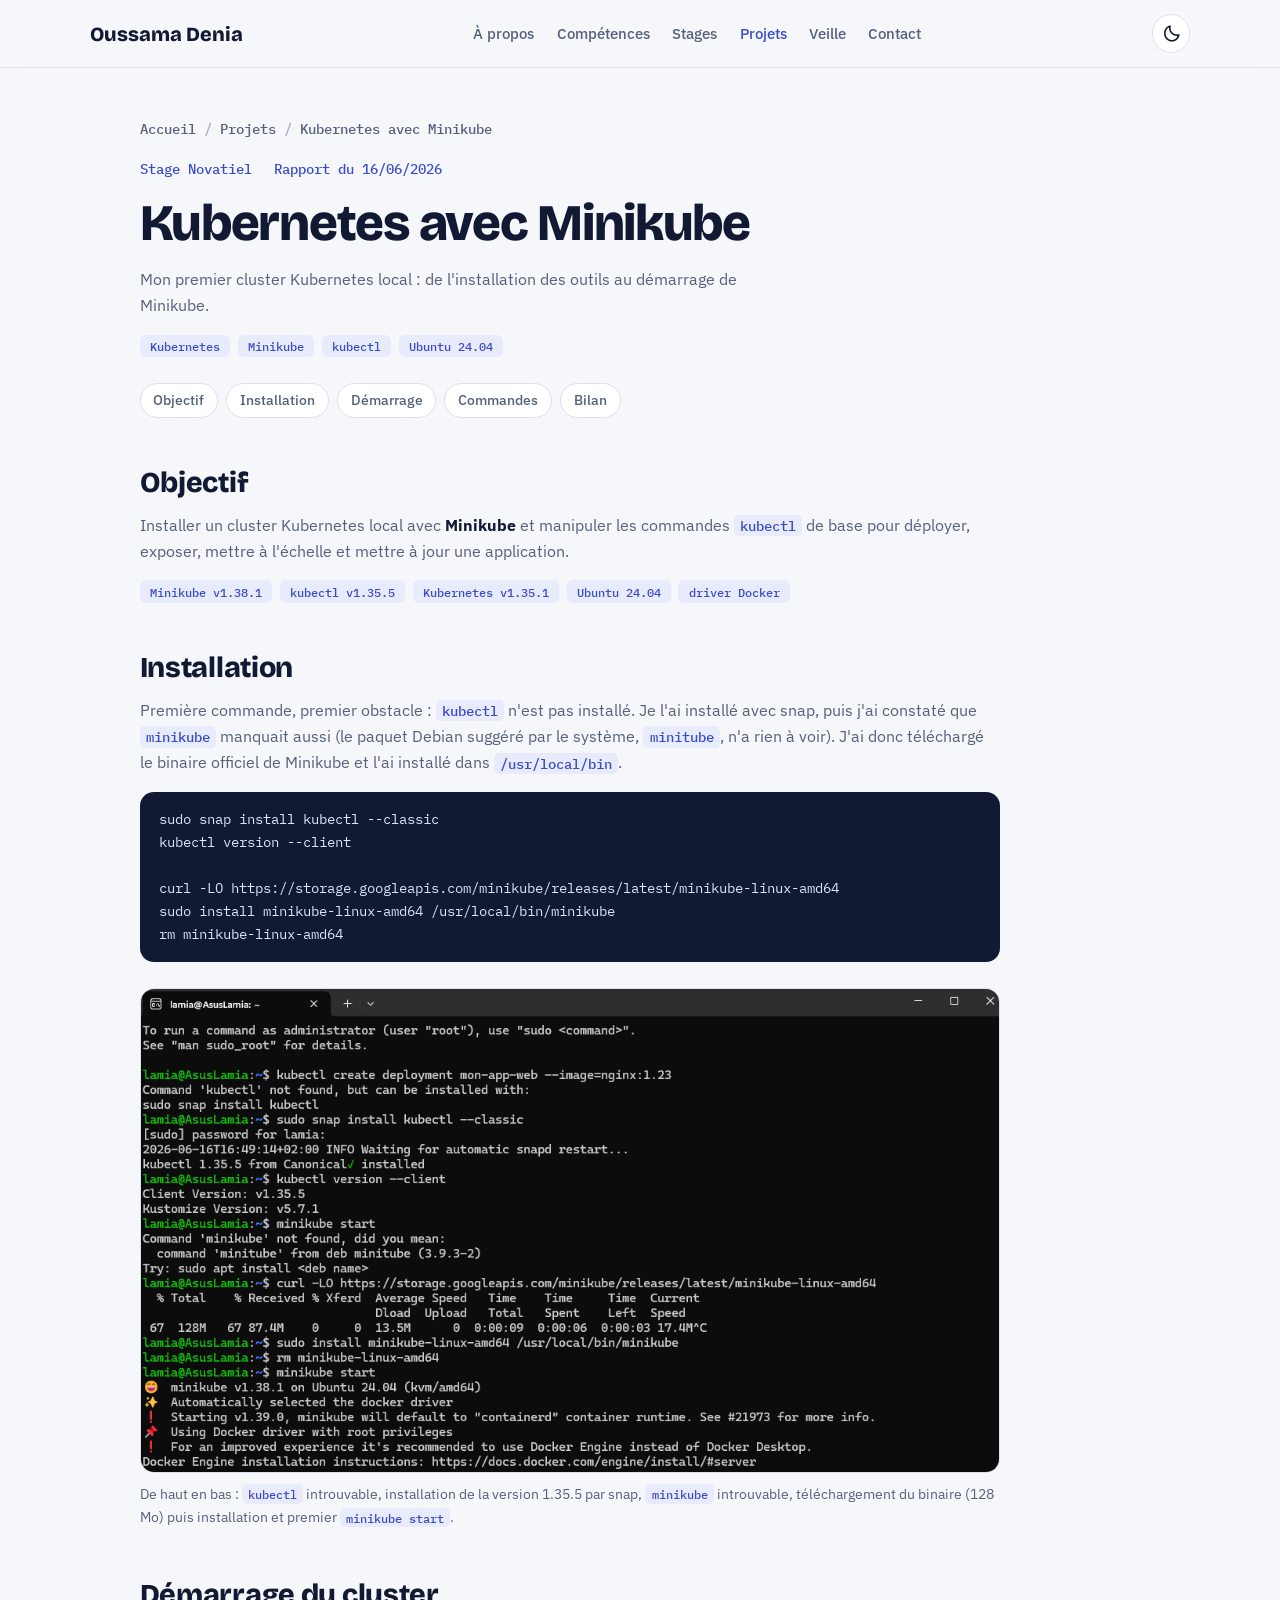
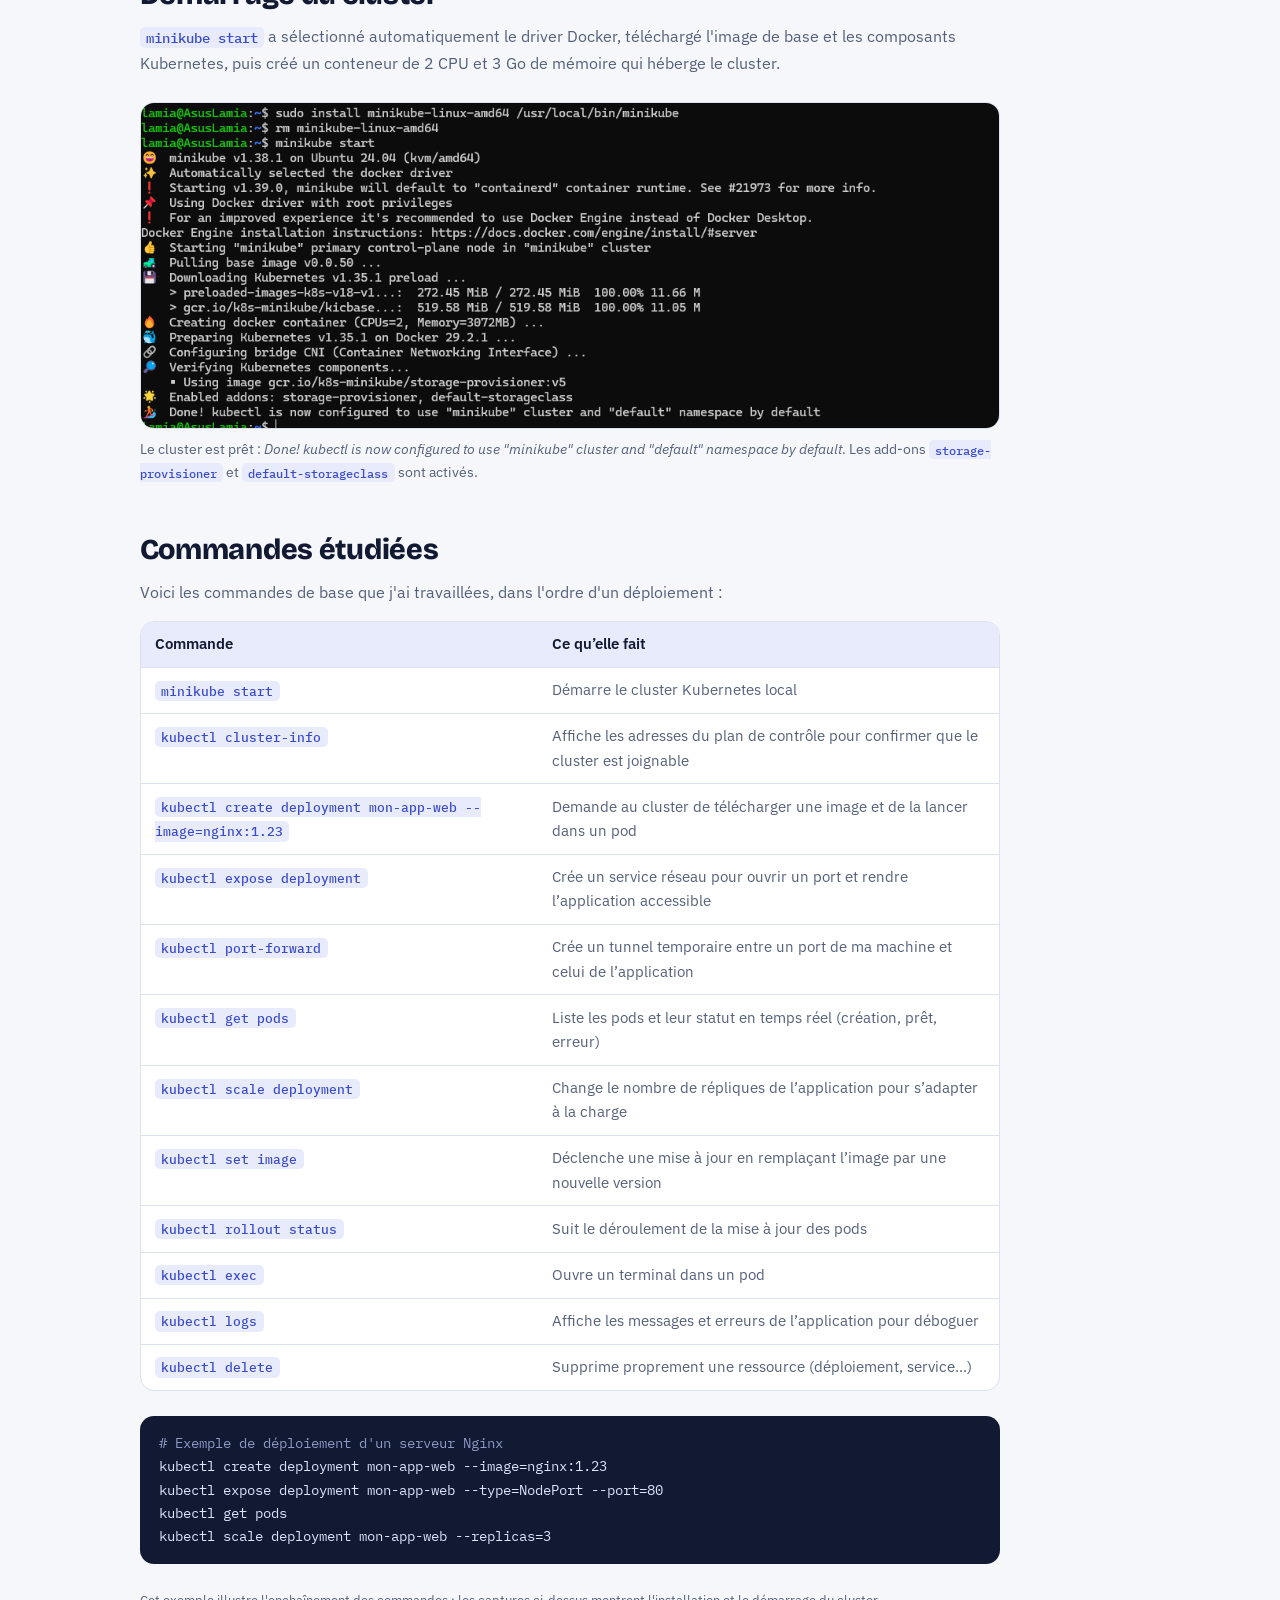
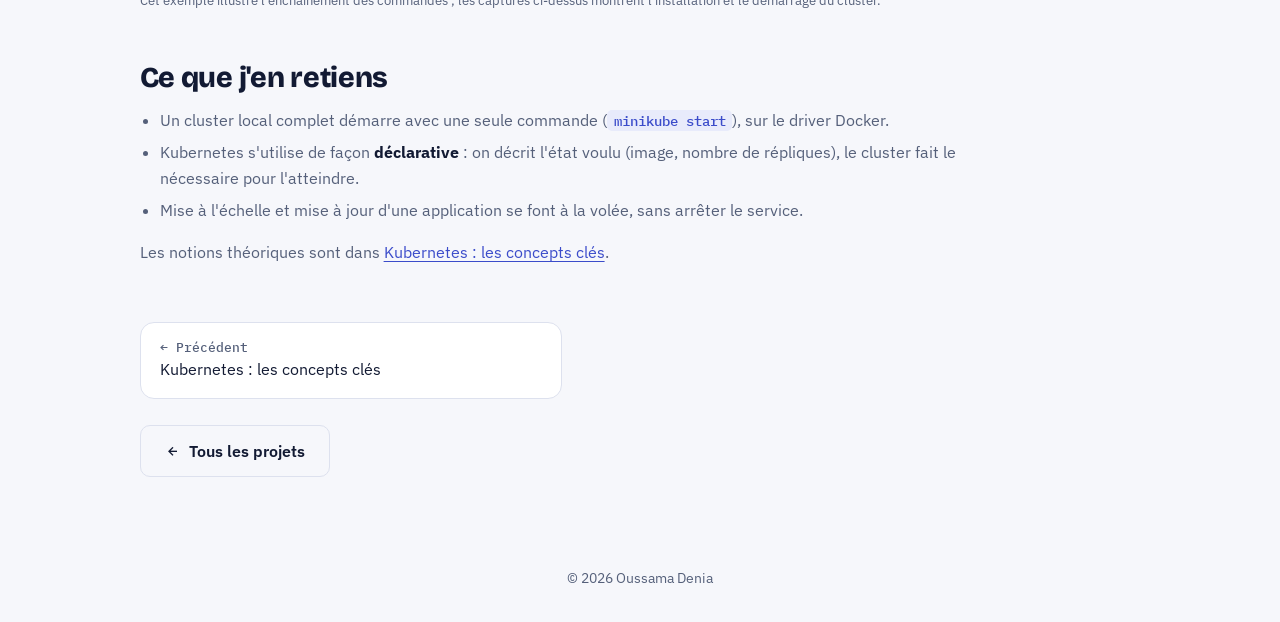
<file: projet-kubernetes-minikube.html>
<!DOCTYPE html>
<html lang="fr">
<head>
    <meta charset="UTF-8">
    <meta name="viewport" content="width=device-width, initial-scale=1.0">
    <meta name="description" content="Installation de kubectl et Minikube, démarrage d&#x27;un cluster local et prise en main des commandes kubectl.">
    <title>Kubernetes avec Minikube – Oussama Denia</title>
    <link href="https://unpkg.com/boxicons@2.1.4/css/boxicons.min.css" rel="stylesheet">
    <link rel="stylesheet" href="style.css">
</head>
<body>
<header class="header">
    <a href="index.html" class="logo">Oussama Denia</a>
    <nav class="navbar" id="navbar">
        <a href="index.html#about">À propos</a>
        <a href="index.html#skills">Compétences</a>
        <a href="index.html#experience">Stages</a>
        <a href="projets.html" class="active">Projets</a>
        <a href="index.html#veille">Veille</a>
        <a href="index.html#contact">Contact</a>
    </nav>
    <div class="tools">
        <button id="theme-toggle" aria-label="Changer de thème"><i class='bx bx-moon'></i></button>
        <button id="menu-icon" aria-label="Ouvrir le menu"><i class='bx bx-menu'></i></button>
    </div>
</header>
<main>
<section class="page">
<nav class="crumbs" aria-label="Fil d'Ariane"><a href="index.html">Accueil</a><span aria-hidden="true">/</span><a href="projets.html">Projets</a><span aria-hidden="true">/</span><span>Kubernetes avec Minikube</span></nav>
<div class="doc">
<div class="meta-row"><span>Stage Novatiel</span><span>Rapport du 16/06/2026</span></div>
<h1>Kubernetes avec Minikube</h1>
<p class="lead">Mon premier cluster Kubernetes local : de l'installation des outils au démarrage de Minikube.</p>
<div class="tags"><span>Kubernetes</span><span>Minikube</span><span>kubectl</span><span>Ubuntu 24.04</span></div>
<nav class="toc" aria-label="Sommaire"><a href="#objectif">Objectif</a><a href="#install">Installation</a><a href="#demarrage">Démarrage</a><a href="#commandes">Commandes</a><a href="#bilan">Bilan</a></nav>

<h2 id="objectif">Objectif</h2>
<p>Installer un cluster Kubernetes local avec <strong>Minikube</strong> et manipuler les commandes <code>kubectl</code> de base pour déployer, exposer, mettre à l'échelle et mettre à jour une application.</p>
<div class="tags"><span>Minikube v1.38.1</span><span>kubectl v1.35.5</span><span>Kubernetes v1.35.1</span><span>Ubuntu 24.04</span><span>driver Docker</span></div>

<h2 id="install">Installation</h2>
<p>Première commande, premier obstacle : <code>kubectl</code> n'est pas installé. Je l'ai installé avec snap, puis j'ai constaté que <code>minikube</code> manquait aussi (le paquet Debian suggéré par le système, <code>minitube</code>, n'a rien à voir). J'ai donc téléchargé le binaire officiel de Minikube et l'ai installé dans <code>/usr/local/bin</code>.</p>
<pre class="term"><code>sudo snap install kubectl --classic
kubectl version --client

curl -LO https://storage.googleapis.com/minikube/releases/latest/minikube-linux-amd64
sudo install minikube-linux-amd64 /usr/local/bin/minikube
rm minikube-linux-amd64</code></pre>
<figure class="shot"><button type="button" aria-label="Agrandir la capture : Terminal : kubectl introuvable, installation par snap, téléchargement de minikube et premier minikube start"><img src="assets/img/k8s-000.png" alt="Terminal : kubectl introuvable, installation par snap, téléchargement de minikube et premier minikube start" loading="lazy"></button><figcaption>De haut en bas : <code>kubectl</code> introuvable, installation de la version 1.35.5 par snap, <code>minikube</code> introuvable, téléchargement du binaire (128 Mo) puis installation et premier <code>minikube start</code>.</figcaption></figure>

<h2 id="demarrage">Démarrage du cluster</h2>
<p><code>minikube start</code> a sélectionné automatiquement le driver Docker, téléchargé l'image de base et les composants Kubernetes, puis créé un conteneur de 2 CPU et 3 Go de mémoire qui héberge le cluster.</p>
<figure class="shot"><button type="button" aria-label="Agrandir la capture : Terminal : minikube start, création du cluster et message Done"><img src="assets/img/k8s-001.png" alt="Terminal : minikube start, création du cluster et message Done" loading="lazy"></button><figcaption>Le cluster est prêt : <em>Done! kubectl is now configured to use "minikube" cluster and "default" namespace by default</em>. Les add-ons <code>storage-provisioner</code> et <code>default-storageclass</code> sont activés.</figcaption></figure>

<h2 id="commandes">Commandes étudiées</h2>
<p>Voici les commandes de base que j'ai travaillées, dans l'ordre d'un déploiement :</p>
<div class="table-wrap"><table><thead><tr><th scope="col">Commande</th><th scope="col">Ce qu’elle fait</th></tr></thead><tbody><tr><td><code>minikube start</code></td><td>Démarre le cluster Kubernetes local</td></tr><tr><td><code>kubectl cluster-info</code></td><td>Affiche les adresses du plan de contrôle pour confirmer que le cluster est joignable</td></tr><tr><td><code>kubectl create deployment mon-app-web --image=nginx:1.23</code></td><td>Demande au cluster de télécharger une image et de la lancer dans un pod</td></tr><tr><td><code>kubectl expose deployment</code></td><td>Crée un service réseau pour ouvrir un port et rendre l’application accessible</td></tr><tr><td><code>kubectl port-forward</code></td><td>Crée un tunnel temporaire entre un port de ma machine et celui de l’application</td></tr><tr><td><code>kubectl get pods</code></td><td>Liste les pods et leur statut en temps réel (création, prêt, erreur)</td></tr><tr><td><code>kubectl scale deployment</code></td><td>Change le nombre de répliques de l’application pour s’adapter à la charge</td></tr><tr><td><code>kubectl set image</code></td><td>Déclenche une mise à jour en remplaçant l’image par une nouvelle version</td></tr><tr><td><code>kubectl rollout status</code></td><td>Suit le déroulement de la mise à jour des pods</td></tr><tr><td><code>kubectl exec</code></td><td>Ouvre un terminal dans un pod</td></tr><tr><td><code>kubectl logs</code></td><td>Affiche les messages et erreurs de l’application pour déboguer</td></tr><tr><td><code>kubectl delete</code></td><td>Supprime proprement une ressource (déploiement, service...)</td></tr></tbody></table></div>
<pre class="term"><code><span class="c"># Exemple de déploiement d'un serveur Nginx</span>
kubectl create deployment mon-app-web --image=nginx:1.23
kubectl expose deployment mon-app-web --type=NodePort --port=80
kubectl get pods
kubectl scale deployment mon-app-web --replicas=3</code></pre>
<p class="note"><small>Cet exemple illustre l'enchaînement des commandes ; les captures ci-dessus montrent l'installation et le démarrage du cluster.</small></p>

<h2 id="bilan">Ce que j'en retiens</h2>
<ul>
<li>Un cluster local complet démarre avec une seule commande (<code>minikube start</code>), sur le driver Docker.</li>
<li>Kubernetes s'utilise de façon <strong>déclarative</strong> : on décrit l'état voulu (image, nombre de répliques), le cluster fait le nécessaire pour l'atteindre.</li>
<li>Mise à l'échelle et mise à jour d'une application se font à la volée, sans arrêter le service.</li></ul>
<p>Les notions théoriques sont dans <a class="inline" href="projet-kubernetes-concepts.html">Kubernetes : les concepts clés</a>.</p>

<div class="pn"><a class="prev" href="projet-kubernetes-concepts.html"><small>← Précédent</small>Kubernetes : les concepts clés</a></div>
<div class="btn-group"><a class="btn ghost" href="projets.html"><i class='bx bx-left-arrow-alt'></i> Tous les projets</a></div>
</div>
</section>
</main>
<footer>© 2026 Oussama Denia</footer>
<script src="site.js"></script>
</body>
</html>
</file>
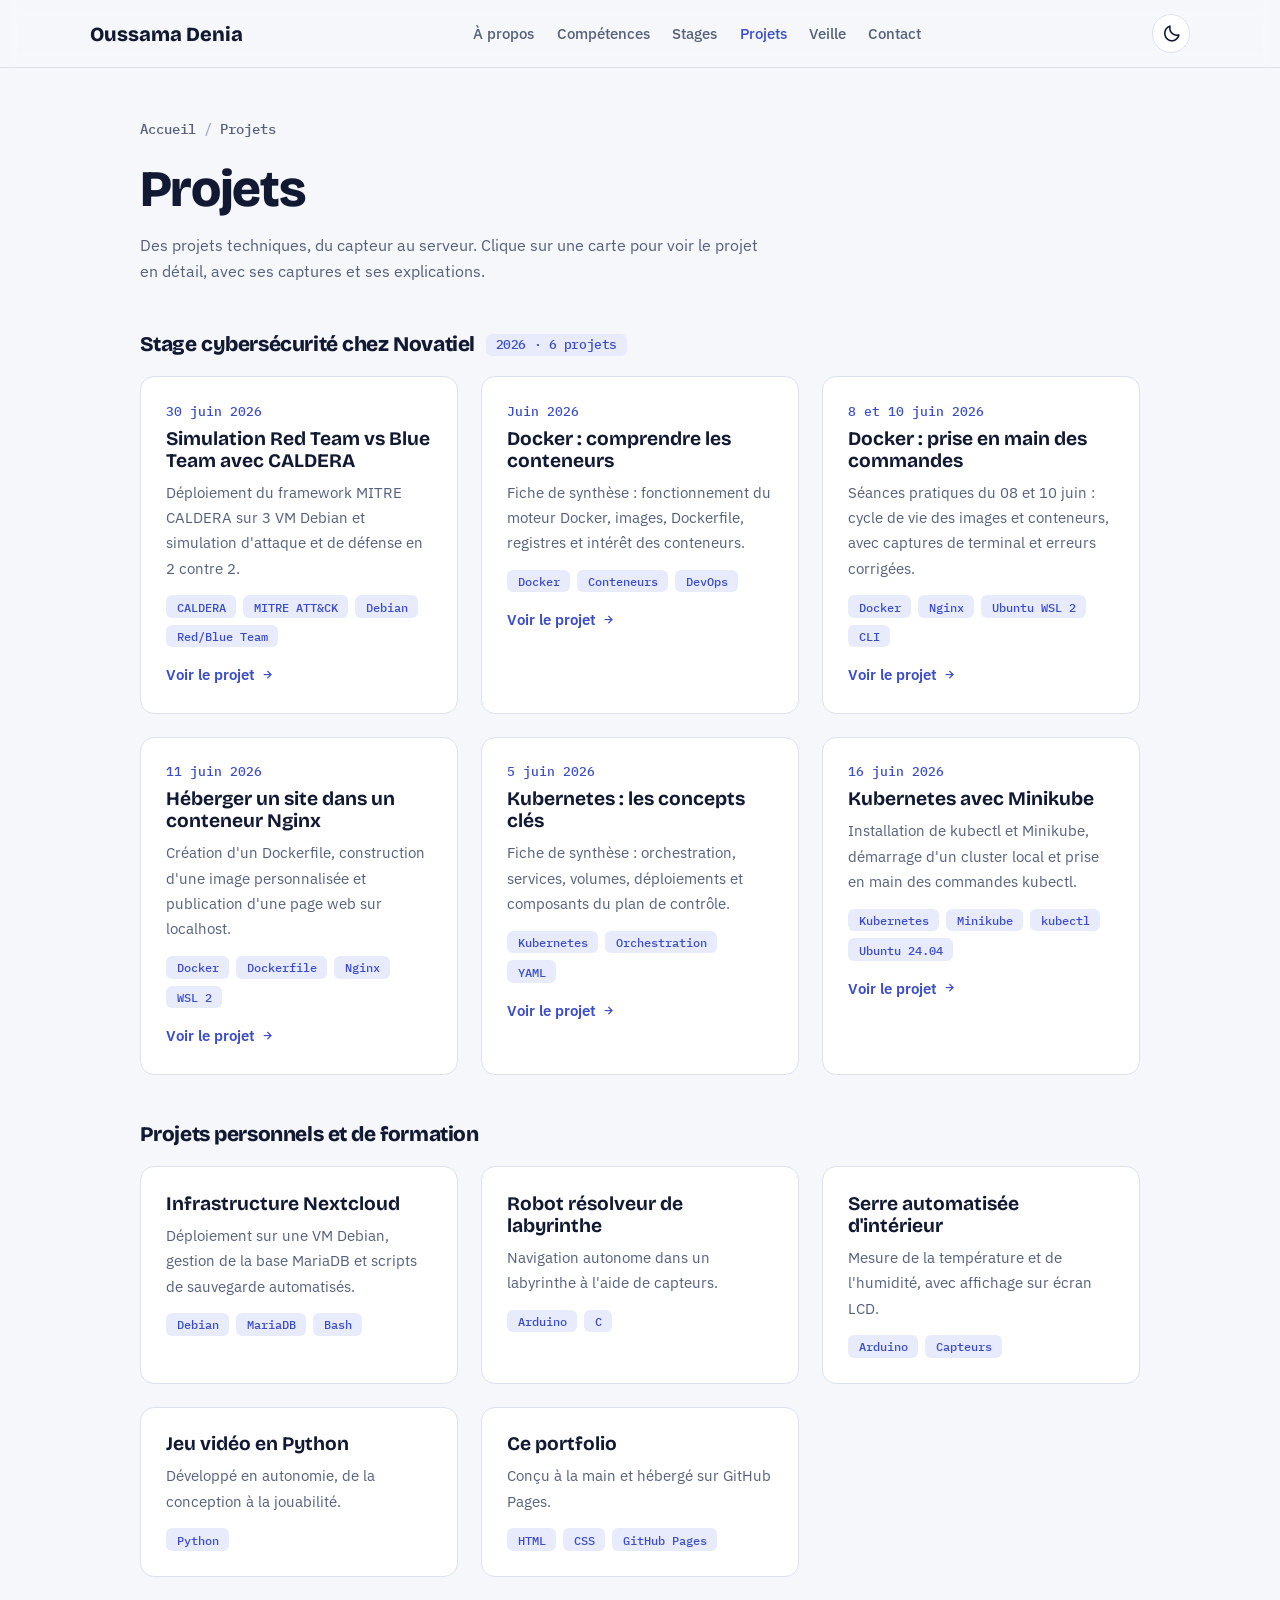
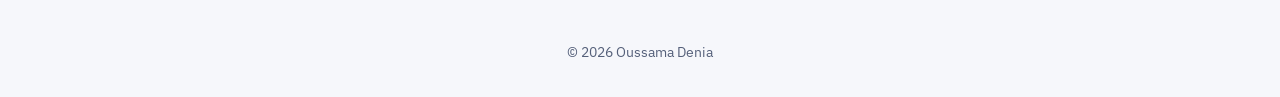
<file: projets.html>
<!DOCTYPE html>
<html lang="fr">
<head>
    <meta charset="UTF-8">
    <meta name="viewport" content="width=device-width, initial-scale=1.0">
    <meta name="description" content="Projets d&#x27;Oussama Denia : cybersécurité, Docker, Kubernetes, réseaux et développement.">
    <title>Projets – Oussama Denia</title>
    <link href="https://unpkg.com/boxicons@2.1.4/css/boxicons.min.css" rel="stylesheet">
    <link rel="stylesheet" href="style.css">
</head>
<body>
<header class="header">
    <a href="index.html" class="logo">Oussama Denia</a>
    <nav class="navbar" id="navbar">
        <a href="index.html#about">À propos</a>
        <a href="index.html#skills">Compétences</a>
        <a href="index.html#experience">Stages</a>
        <a href="projets.html" class="active">Projets</a>
        <a href="index.html#veille">Veille</a>
        <a href="index.html#contact">Contact</a>
    </nav>
    <div class="tools">
        <button id="theme-toggle" aria-label="Changer de thème"><i class='bx bx-moon'></i></button>
        <button id="menu-icon" aria-label="Ouvrir le menu"><i class='bx bx-menu'></i></button>
    </div>
</header>
<main>
<section class="page">
<nav class="crumbs" aria-label="Fil d'Ariane"><a href="index.html">Accueil</a><span aria-hidden="true">/</span><span>Projets</span></nav>
<h1>Projets</h1>
<p class="lead">Des projets techniques, du capteur au serveur. Clique sur une carte pour voir le projet en détail, avec ses captures et ses explications.</p>
<h2 class="group-title" id="novatiel">Stage cybersécurité chez Novatiel <small>2026 · 6 projets</small></h2>
<div class="grid"><a class="card" href="projet-caldera.html"><span class="meta">30 juin 2026</span><h3>Simulation Red Team vs Blue Team avec CALDERA</h3><p>Déploiement du framework MITRE CALDERA sur 3 VM Debian et simulation d'attaque et de défense en 2 contre 2.</p><div class="tags"><span>CALDERA</span><span>MITRE ATT&CK</span><span>Debian</span><span>Red/Blue Team</span></div><span class="more">Voir le projet <i class="bx bx-right-arrow-alt"></i></span></a><a class="card" href="projet-docker-fondamentaux.html"><span class="meta">Juin 2026</span><h3>Docker : comprendre les conteneurs</h3><p>Fiche de synthèse : fonctionnement du moteur Docker, images, Dockerfile, registres et intérêt des conteneurs.</p><div class="tags"><span>Docker</span><span>Conteneurs</span><span>DevOps</span></div><span class="more">Voir le projet <i class="bx bx-right-arrow-alt"></i></span></a><a class="card" href="projet-docker-commandes.html"><span class="meta">8 et 10 juin 2026</span><h3>Docker : prise en main des commandes</h3><p>Séances pratiques du 08 et 10 juin : cycle de vie des images et conteneurs, avec captures de terminal et erreurs corrigées.</p><div class="tags"><span>Docker</span><span>Nginx</span><span>Ubuntu WSL 2</span><span>CLI</span></div><span class="more">Voir le projet <i class="bx bx-right-arrow-alt"></i></span></a><a class="card" href="projet-docker-site.html"><span class="meta">11 juin 2026</span><h3>Héberger un site dans un conteneur Nginx</h3><p>Création d'un Dockerfile, construction d'une image personnalisée et publication d'une page web sur localhost.</p><div class="tags"><span>Docker</span><span>Dockerfile</span><span>Nginx</span><span>WSL 2</span></div><span class="more">Voir le projet <i class="bx bx-right-arrow-alt"></i></span></a><a class="card" href="projet-kubernetes-concepts.html"><span class="meta">5 juin 2026</span><h3>Kubernetes : les concepts clés</h3><p>Fiche de synthèse : orchestration, services, volumes, déploiements et composants du plan de contrôle.</p><div class="tags"><span>Kubernetes</span><span>Orchestration</span><span>YAML</span></div><span class="more">Voir le projet <i class="bx bx-right-arrow-alt"></i></span></a><a class="card" href="projet-kubernetes-minikube.html"><span class="meta">16 juin 2026</span><h3>Kubernetes avec Minikube</h3><p>Installation de kubectl et Minikube, démarrage d'un cluster local et prise en main des commandes kubectl.</p><div class="tags"><span>Kubernetes</span><span>Minikube</span><span>kubectl</span><span>Ubuntu 24.04</span></div><span class="more">Voir le projet <i class="bx bx-right-arrow-alt"></i></span></a></div>
<h2 class="group-title" id="autres">Projets personnels et de formation</h2>
<div class="grid"><div class="card"><h3>Infrastructure Nextcloud</h3><p>Déploiement sur une VM Debian, gestion de la base MariaDB et scripts de sauvegarde automatisés.</p><div class="tags"><span>Debian</span><span>MariaDB</span><span>Bash</span></div></div><div class="card"><h3>Robot résolveur de labyrinthe</h3><p>Navigation autonome dans un labyrinthe à l'aide de capteurs.</p><div class="tags"><span>Arduino</span><span>C</span></div></div><div class="card"><h3>Serre automatisée d'intérieur</h3><p>Mesure de la température et de l'humidité, avec affichage sur écran LCD.</p><div class="tags"><span>Arduino</span><span>Capteurs</span></div></div><div class="card"><h3>Jeu vidéo en Python</h3><p>Développé en autonomie, de la conception à la jouabilité.</p><div class="tags"><span>Python</span></div></div><div class="card"><h3>Ce portfolio</h3><p>Conçu à la main et hébergé sur GitHub Pages.</p><div class="tags"><span>HTML</span><span>CSS</span><span>GitHub Pages</span></div></div></div>
</section>
</main>
<footer>© 2026 Oussama Denia</footer>
<script src="site.js"></script>
</body>
</html>
</file>
<file: style.css>
@import url('https://fonts.googleapis.com/css2?family=Bricolage+Grotesque:opsz,wght@12..96,500;12..96,700;12..96,800&family=IBM+Plex+Sans:wght@400;500;600&family=IBM+Plex+Mono:wght@400;500&display=swap');

:root {
    --bg: #f6f7fb;
    --surface: #ffffff;
    --ink: #121a33;
    --muted: #55607a;
    --line: #dde1ee;
    --accent: #3b4cca;
    --accent-ink: #ffffff;
    --accent-soft: #e8ebfb;
    --term-bg: #121a33;
    --term-ink: #dbe2ff;
    --term-dim: #8c98c4;
    --term-ok: #7ee0b0;
    --radius: 14px;
    --head: 'Bricolage Grotesque', sans-serif;
    --body: 'IBM Plex Sans', system-ui, sans-serif;
    --mono: 'IBM Plex Mono', monospace;
}

@media (prefers-color-scheme: dark) {
    :root:not([data-theme="light"]) {
        --bg: #0d1226; --surface: #151c36; --ink: #eaeefc; --muted: #9aa5c7;
        --line: #26304f; --accent: #8c9bff; --accent-ink: #0d1226; --accent-soft: #1d2650;
        --term-bg: #080c1a;
    }
}
:root[data-theme="dark"] {
    --bg: #0d1226; --surface: #151c36; --ink: #eaeefc; --muted: #9aa5c7;
    --line: #26304f; --accent: #8c9bff; --accent-ink: #0d1226; --accent-soft: #1d2650;
    --term-bg: #080c1a;
}

* { margin: 0; padding: 0; box-sizing: border-box; }
html { scroll-behavior: smooth; scroll-padding-top: 5rem; }
body { background: var(--bg); color: var(--ink); font: 400 1rem/1.65 var(--body); }
a { color: inherit; text-decoration: none; }
:focus-visible { outline: 3px solid var(--accent); outline-offset: 3px; border-radius: 6px; }
section { padding: 5.5rem 7% 1rem; max-width: 1180px; margin: 0 auto; }
h1, h2, h3 { font-family: var(--head); line-height: 1.15; }
h2 { font-size: clamp(1.9rem, 4vw, 2.6rem); font-weight: 800; margin-bottom: .6rem; letter-spacing: -.02em; }
.lead { color: var(--muted); max-width: 62ch; margin-bottom: 2.2rem; }

/* Header */
.header { position: fixed; inset: 0 0 auto 0; z-index: 50; display: flex; align-items: center; justify-content: space-between;
    padding: .9rem 7%; background: color-mix(in srgb, var(--bg) 88%, transparent); backdrop-filter: blur(10px); border-bottom: 1px solid var(--line); }
.logo { font: 800 1.25rem var(--head); }
.navbar { display: flex; align-items: center; gap: 1.4rem; }
.navbar a { font-size: .95rem; font-weight: 500; color: var(--muted); transition: color .2s; }
.navbar a:hover, .navbar a.active { color: var(--accent); }
.tools { display: flex; gap: .6rem; align-items: center; }
#theme-toggle, #menu-icon { background: var(--surface); border: 1px solid var(--line); color: var(--ink); width: 2.4rem; height: 2.4rem; border-radius: 50%; cursor: pointer; font-size: 1.2rem; display: grid; place-items: center; }
#menu-icon { display: none; }

/* Buttons */
.btn { display: inline-flex; align-items: center; gap: .5rem; padding: .75rem 1.5rem; border-radius: 10px; font-weight: 600; background: var(--accent); color: var(--accent-ink); border: 1px solid var(--accent); transition: transform .15s, opacity .2s; cursor: pointer; font-family: var(--body); font-size: 1rem; }
.btn:hover { opacity: .9; transform: translateY(-2px); }
.btn.ghost { background: transparent; color: var(--ink); border-color: var(--line); }
.btn.ghost:hover { border-color: var(--accent); color: var(--accent); }
.btn-group { display: flex; flex-wrap: wrap; gap: .8rem; margin: 1.6rem 0; }

/* Hero */
.home { min-height: 100vh; display: grid; grid-template-columns: 1.1fr .9fr; gap: 3rem; align-items: center; padding-top: 7rem; }
.status { display: inline-flex; align-items: center; gap: .5rem; font-size: .9rem; font-weight: 500; background: var(--accent-soft); color: var(--accent); padding: .35rem .9rem; border-radius: 99px; margin-bottom: 1.2rem; }
.status::before { content: ''; width: .5rem; height: .5rem; border-radius: 50%; background: #2fbf71; }
.home h1 { font-size: clamp(2.6rem, 6.5vw, 4.6rem); font-weight: 800; letter-spacing: -.03em; margin-bottom: .8rem; }
.role { font-size: 1.25rem; color: var(--muted); margin-bottom: 1rem; }
.role strong { color: var(--ink); }
.home p.intro { color: var(--muted); max-width: 52ch; }
.social-media { display: flex; gap: .7rem; }
.social-media a { width: 2.6rem; height: 2.6rem; display: grid; place-items: center; border: 1px solid var(--line); background: var(--surface); border-radius: 50%; font-size: 1.3rem; transition: .2s; }
.social-media a:hover { background: var(--accent); color: var(--accent-ink); border-color: var(--accent); }
.hero-side { display: grid; gap: 1.2rem; justify-items: center; }
.photo { width: min(100%, 340px); aspect-ratio: 1; border-radius: 28px; object-fit: cover; border: 1px solid var(--line); box-shadow: 14px 14px 0 var(--accent-soft); }
.terminal { width: 100%; background: var(--term-bg); color: var(--term-ink); border-radius: var(--radius); padding: 1rem 1.2rem; font: 400 .85rem/1.7 var(--mono); }
.terminal .dim { color: var(--term-dim); }
.terminal .ok { color: var(--term-ok); }
.cursor { display: inline-block; width: .55em; height: 1em; background: var(--term-ink); vertical-align: -2px; animation: blink 1s steps(2) infinite; }
@keyframes blink { 50% { opacity: 0; } }

/* Cards */
.grid { display: grid; grid-template-columns: repeat(auto-fit, minmax(270px, 1fr)); gap: 1.4rem; }
.card { background: var(--surface); border: 1px solid var(--line); border-radius: var(--radius); padding: 1.6rem; }
.card h3 { font-size: 1.2rem; margin-bottom: .5rem; }
.card p, .card li { color: var(--muted); font-size: .96rem; }
.card ul { padding-left: 1.2rem; display: grid; gap: .3rem; margin-top: .6rem; }
.card .meta { font: 500 .82rem var(--mono); color: var(--accent); margin-bottom: .5rem; display: block; }
.tags { display: flex; flex-wrap: wrap; gap: .45rem; margin-top: .9rem; }
.tags span { font: 500 .78rem var(--mono); background: var(--accent-soft); color: var(--accent); padding: .2rem .65rem; border-radius: 6px; }
.card.wide { grid-column: 1 / -1; }

/* About + timeline */
.about-grid { display: grid; grid-template-columns: 1fr 1fr; gap: 2.5rem; align-items: start; }
.facts { display: grid; gap: .5rem; margin-top: 1rem; }
.facts div { display: flex; justify-content: space-between; border-bottom: 1px solid var(--line); padding: .5rem 0; font-size: .95rem; }
.facts span { color: var(--muted); }
.timeline-container { border-left: 2px solid var(--line); padding-left: 1.6rem; display: grid; gap: 1.6rem; }
.timeline-item { position: relative; }
.timeline-item::before { content: ''; position: absolute; left: calc(-1.6rem - 7px); top: .45rem; width: 12px; height: 12px; border-radius: 50%; background: var(--accent); border: 3px solid var(--bg); }
.timeline-item .date { font: 500 .82rem var(--mono); color: var(--accent); }
.timeline-item h3 { font-size: 1.1rem; }
.timeline-item span.place { color: var(--muted); font-size: .92rem; }
.timeline-item ul { margin: .4rem 0 0 1.1rem; color: var(--muted); font-size: .93rem; }

/* Contact */
.contact-box { display: flex; flex-wrap: wrap; gap: 2rem; justify-content: space-between; align-items: center; background: var(--term-bg); color: var(--term-ink); border-radius: 22px; padding: 2.4rem; }
.contact-box h2 { color: #fff; margin-bottom: .4rem; }
.contact-box p { color: var(--term-dim); }
.contact-box .btn { background: #fff; color: #121a33; border-color: #fff; }
.contact-box .btn.ghost { background: transparent; color: #fff; border-color: #44507d; }
footer { text-align: center; color: var(--muted); font-size: .88rem; padding: 3rem 1rem 2rem; }

@media (max-width: 860px) {
    .home, .about-grid { grid-template-columns: 1fr; }
    .hero-side { order: -1; }
    #menu-icon { display: grid; }
    .navbar { position: absolute; top: 100%; left: 0; right: 0; flex-direction: column; align-items: flex-start; gap: 0; background: var(--bg); border-bottom: 1px solid var(--line); max-height: 0; overflow: hidden; transition: max-height .3s; }
    .navbar.open { max-height: 28rem; }
    .navbar a { padding: .8rem 7%; width: 100%; }
}
@media (prefers-reduced-motion: reduce) { html { scroll-behavior: auto; } .cursor { animation: none; } .btn { transition: none; } }

/* ===== Pages projets ===== */
.page { padding-top: 7.5rem; }
.crumbs { font: 500 .85rem var(--mono); color: var(--muted); margin-bottom: 1.4rem; display: flex; flex-wrap: wrap; gap: .5rem; }
.crumbs a:hover { color: var(--accent); }
.crumbs span[aria-hidden] { opacity: .5; }
.page h1 { font-size: clamp(2rem, 5vw, 3.2rem); font-weight: 800; letter-spacing: -.025em; margin-bottom: .8rem; }
.doc { max-width: 860px; }
.doc h2 { font-size: clamp(1.4rem, 3vw, 1.8rem); margin: 3rem 0 .8rem; letter-spacing: -.01em; }
.doc h3 { font-size: 1.1rem; margin: 1.8rem 0 .5rem; }
.doc p { color: var(--muted); margin-bottom: 1rem; }
.doc p strong, .doc li strong { color: var(--ink); }
.doc ul, .doc ol { margin: 0 0 1rem 1.3rem; color: var(--muted); display: grid; gap: .35rem; }
.doc a.inline { color: var(--accent); text-decoration: underline; text-underline-offset: 3px; }
.doc code, .cmd { font: 500 .88em var(--mono); background: var(--accent-soft); color: var(--accent); padding: .1rem .4rem; border-radius: 5px; }
.meta-row { display: flex; flex-wrap: wrap; gap: .6rem 1.4rem; font: 500 .85rem var(--mono); color: var(--accent); margin-bottom: 1rem; }
.toc { display: flex; flex-wrap: wrap; gap: .5rem; margin: 1.6rem 0 0; }
.toc a { font-size: .88rem; font-weight: 500; border: 1px solid var(--line); background: var(--surface); padding: .3rem .8rem; border-radius: 99px; color: var(--muted); }
.toc a:hover { border-color: var(--accent); color: var(--accent); }
.callout { background: var(--surface); border: 1px solid var(--line); border-left: 4px solid var(--accent); border-radius: var(--radius); padding: 1.1rem 1.3rem; margin: 1.4rem 0; }
.callout p:last-child, .callout ul:last-child { margin-bottom: 0; }
.callout h3 { margin-top: 0; }
.callout.warn { border-left-color: #d98a1f; }
pre.term { background: var(--term-bg); color: var(--term-ink); border-radius: var(--radius); padding: 1rem 1.2rem; font: 400 .85rem/1.7 var(--mono); overflow-x: auto; margin: 1rem 0 1.4rem; }
pre.term .c { color: var(--term-dim); }
figure.shot { margin: 1.6rem 0; }
figure.shot button { display: block; width: 100%; padding: 0; border: 1px solid var(--line); border-radius: var(--radius); overflow: hidden; background: var(--term-bg); cursor: zoom-in; }
figure.shot img { display: block; width: 100%; height: auto; }
figure.shot figcaption { font-size: .88rem; color: var(--muted); margin-top: .6rem; }
.table-wrap { overflow-x: auto; margin: 1rem 0 1.6rem; border: 1px solid var(--line); border-radius: var(--radius); background: var(--surface); }
.doc table { border-collapse: collapse; width: 100%; font-size: .92rem; min-width: 520px; }
.doc th, .doc td { text-align: left; padding: .65rem .9rem; border-bottom: 1px solid var(--line); vertical-align: top; color: var(--muted); }
.doc th { color: var(--ink); font-weight: 600; background: var(--accent-soft); }
.doc tr:last-child td { border-bottom: 0; }
.doc td:first-child { color: var(--ink); font-weight: 500; }
.diagram { display: grid; gap: 1rem; justify-items: center; background: var(--surface); border: 1px solid var(--line); border-radius: var(--radius); padding: 1.6rem 1rem; margin: 1.4rem 0; }
.diagram .node { border: 1px solid var(--line); border-radius: 12px; padding: .8rem 1.1rem; text-align: center; background: var(--bg); font-size: .9rem; color: var(--muted); }
.diagram .node b { display: block; color: var(--ink); font-family: var(--head); }
.diagram .node.srv { border-color: var(--accent); }
.diagram .node.red { border-color: #d6485a; }
.diagram .node.blue { border-color: #3b82d6; }
.diagram .link { font: 500 .8rem var(--mono); color: var(--muted); }
.diagram .row { display: flex; flex-wrap: wrap; gap: 1rem; justify-content: center; }
.flow { display: flex; flex-wrap: wrap; gap: .5rem; align-items: center; margin: 1rem 0 1.4rem; }
.flow span { background: var(--surface); border: 1px solid var(--line); border-radius: 10px; padding: .45rem .9rem; font-weight: 500; font-size: .92rem; }
.flow i { font-style: normal; color: var(--accent); }
.pn { display: grid; grid-template-columns: 1fr 1fr; gap: 1rem; margin: 3.5rem 0 1rem; }
.pn a { border: 1px solid var(--line); background: var(--surface); border-radius: var(--radius); padding: 1rem 1.2rem; transition: border-color .2s, transform .15s; }
.pn a:hover { border-color: var(--accent); transform: translateY(-2px); }
.pn small { display: block; color: var(--muted); font: 500 .8rem var(--mono); }
.pn .next { text-align: right; grid-column: 2; }
.pn .prev { grid-column: 1; }
/* cartes cliquables */
a.card { display: block; transition: border-color .2s, transform .15s, box-shadow .2s; }
a.card:hover { border-color: var(--accent); transform: translateY(-3px); box-shadow: 0 8px 24px color-mix(in srgb, var(--accent) 12%, transparent); }
a.card .more { display: inline-flex; align-items: center; gap: .3rem; margin-top: 1rem; font-weight: 600; font-size: .92rem; color: var(--accent); }
.card.soon { border-style: dashed; }
.group-title { font-size: 1.3rem; margin: 3rem 0 1.2rem; display: flex; align-items: center; gap: .7rem; flex-wrap: wrap; }
.group-title small { font: 500 .82rem var(--mono); color: var(--accent); background: var(--accent-soft); padding: .15rem .6rem; border-radius: 6px; }
/* lightbox */
.lb { position: fixed; inset: 0; z-index: 100; background: rgba(8, 12, 26, .88); display: none; align-items: center; justify-content: center; padding: 1.5rem; cursor: zoom-out; }
.lb.open { display: flex; }
.lb img { max-width: 100%; max-height: 100%; border-radius: 10px; background: #000; }
@media (max-width: 860px) { .pn { grid-template-columns: 1fr; } .pn .next, .pn .prev { grid-column: 1; } }
pre.term code { background: none; color: inherit; padding: 0; border-radius: 0; font: inherit; white-space: pre; }
</file>
